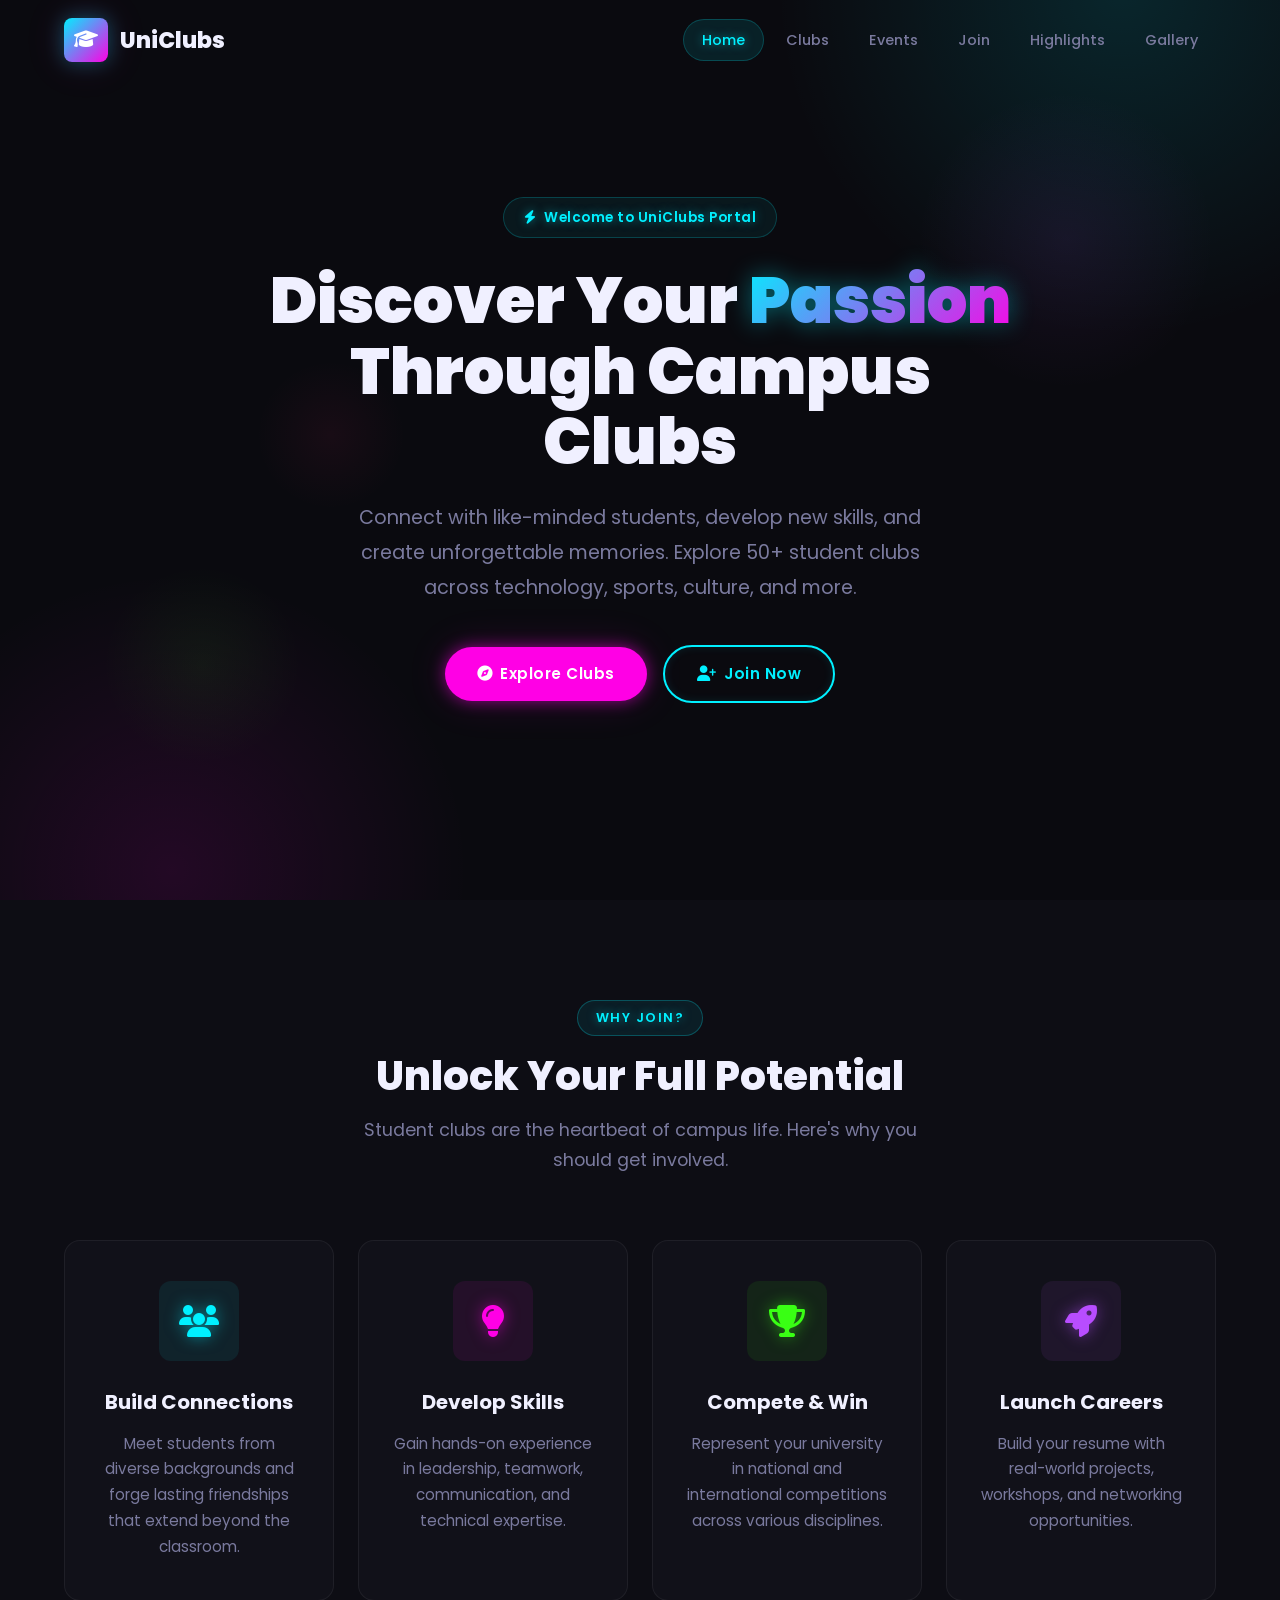
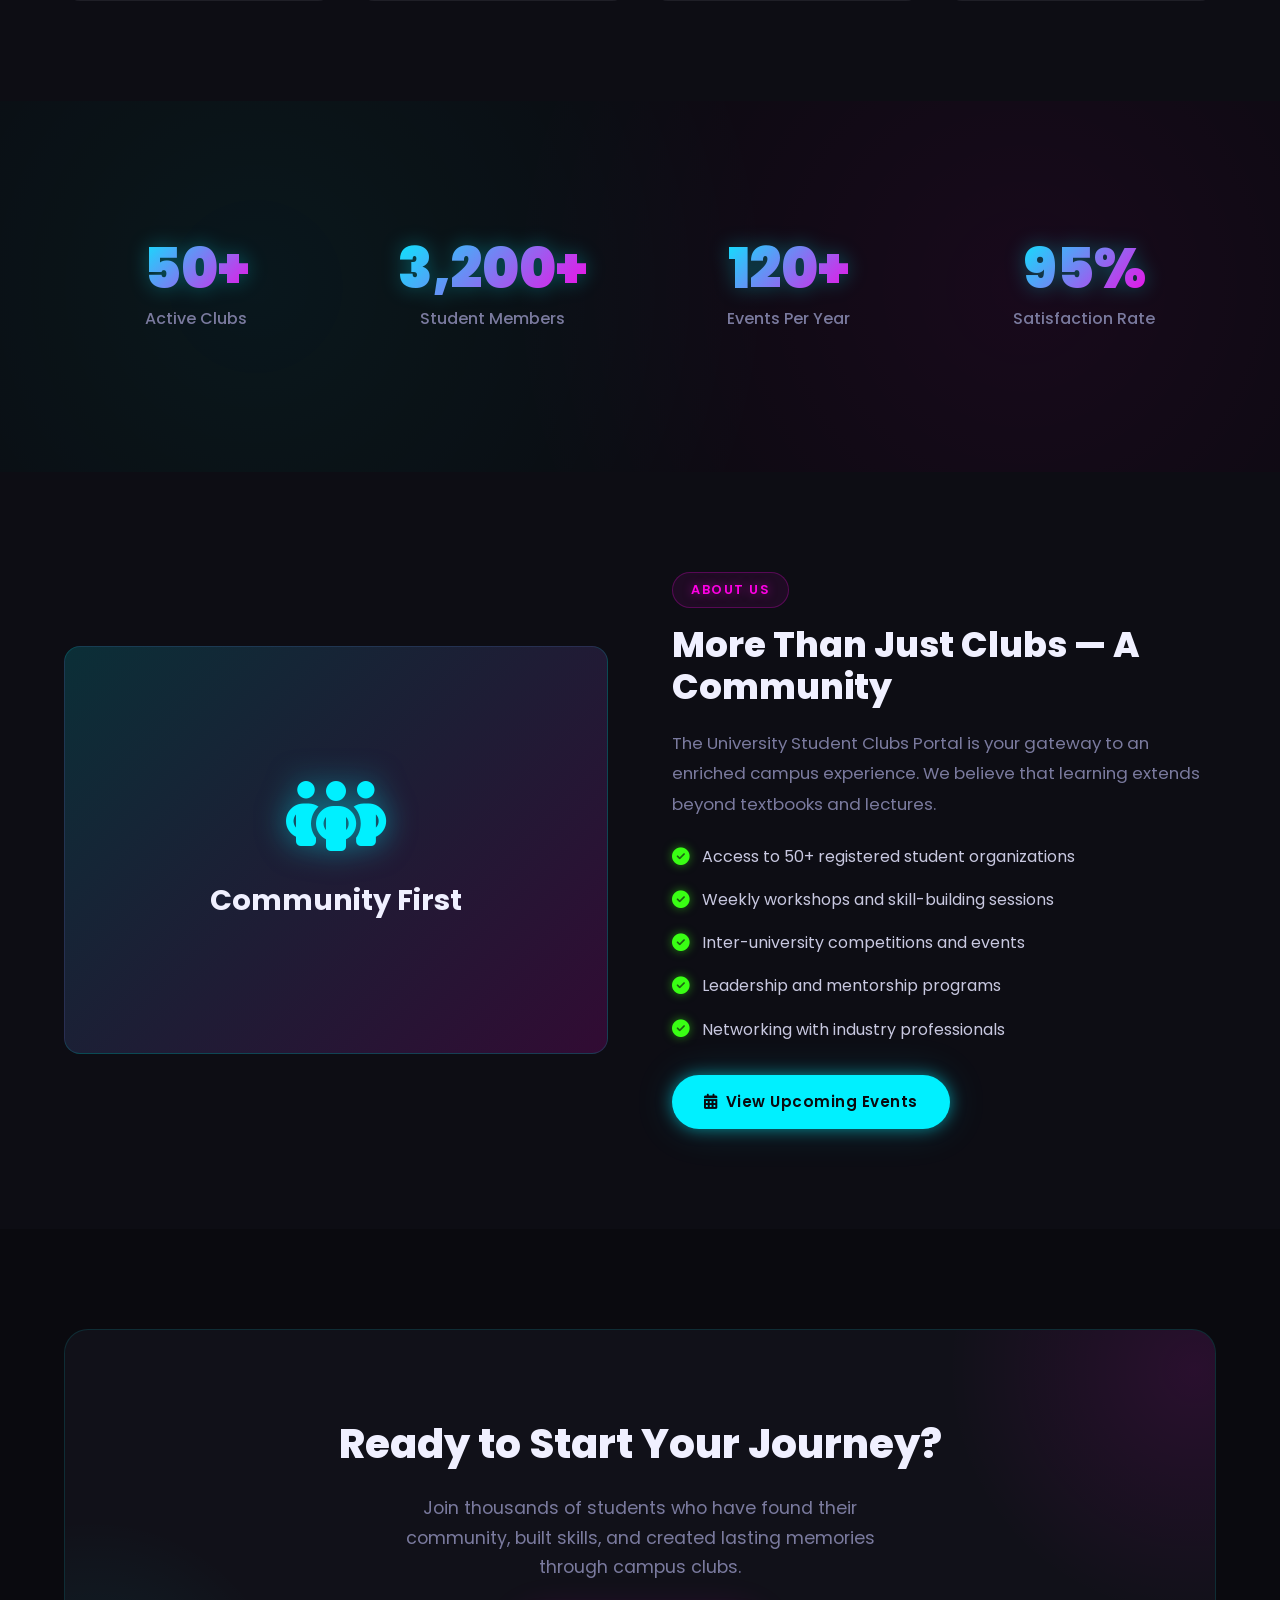
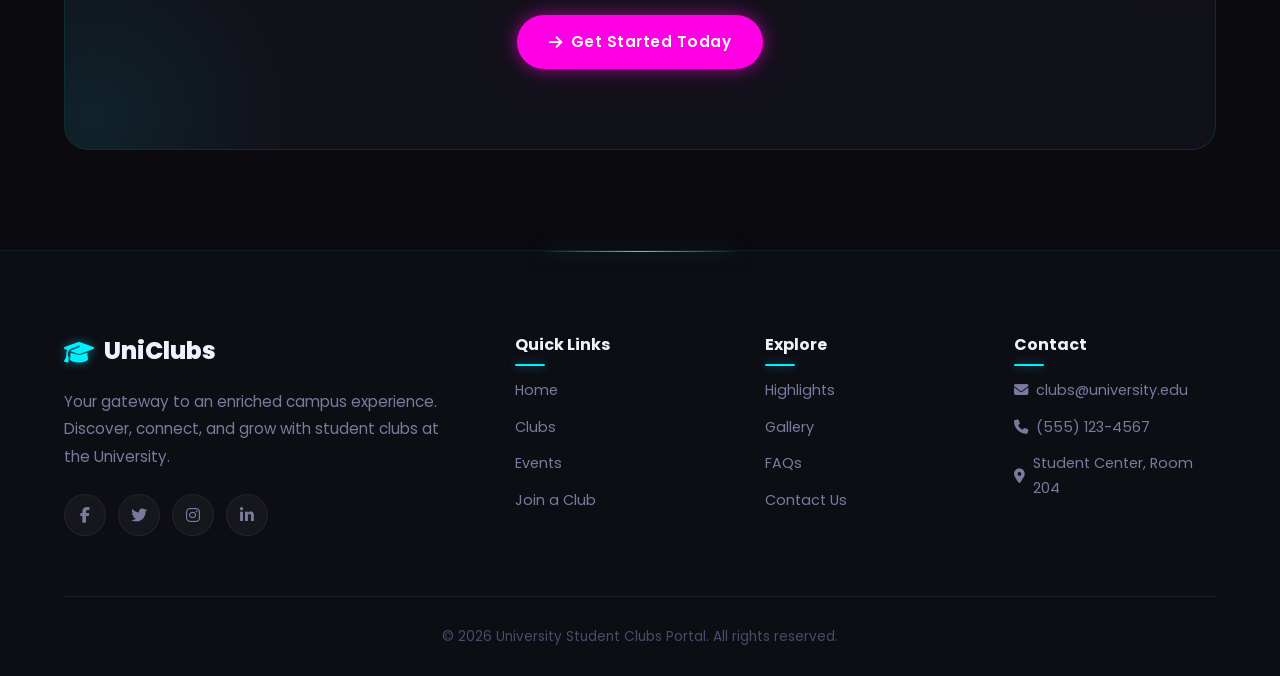
<file: src/index.html>
<!-- Index.html -->
 <!DOCTYPE html>
<html lang="en">
<head>
    <meta charset="UTF-8">
    <meta name="viewport" content="width=device-width, initial-scale=1.0">
    <title>UniClubs - University Student Clubs Portal</title>
    <link rel="stylesheet" href="../styles/styles.css">
    <link rel="stylesheet" href="https://cdnjs.cloudflare.com/ajax/libs/font-awesome/6.5.1/css/all.min.css">
</head>
<body>

    <!-- Navigation -->
    <nav class="navbar" id="navbar">
        <div class="container">
            <a href="index.html" class="nav-logo">
                <div class="logo-icon"><i class="fas fa-graduation-cap"></i></div>
                UniClubs
            </a>
            <div class="nav-links" id="navLinks">
                <a href="index.html" class="active">Home</a>
                <a href="clubs.html">Clubs</a>
                <a href="events.html">Events</a>
                <a href="join.html">Join</a>
                <a href="highlights.html">Highlights</a>
                <a href="gallery.html">Gallery</a>
            </div>
            <button class="nav-toggle" id="navToggle" aria-label="Toggle navigation">
                <span></span>
                <span></span>
                <span></span>
            </button>
        </div>
    </nav>

    <!-- Hero Section -->
    <section class="hero">
        <div class="hero-shapes">
            <div class="hero-shape"></div>
            <div class="hero-shape"></div>
            <div class="hero-shape"></div>
        </div>
        <div class="hero-content">
            <div class="hero-badge">
                <i class="fas fa-bolt"></i>
                Welcome to UniClubs Portal
            </div>
            <h1>Discover Your <span>Passion</span> Through Campus Clubs</h1>
            <p>Connect with like-minded students, develop new skills, and create unforgettable memories. Explore 50+ student clubs across technology, sports, culture, and more.</p>
            <div class="hero-buttons">
                <a href="clubs.html" class="btn btn-accent">
                    <i class="fas fa-compass"></i> Explore Clubs
                </a>
                <a href="join.html" class="btn btn-outline">
                    <i class="fas fa-user-plus"></i> Join Now
                </a>
            </div>
        </div>
    </section>

    <!-- Features Section -->
    <section class="section home-features">
        <div class="container">
            <div class="section-header">
                <span class="section-badge cyan">Why Join?</span>
                <h2>Unlock Your Full Potential</h2>
                <p>Student clubs are the heartbeat of campus life. Here's why you should get involved.</p>
            </div>
            <div class="grid-4">
                <div class="feature-card">
                    <div class="feature-icon cyan">
                        <i class="fas fa-users"></i>
                    </div>
                    <h3>Build Connections</h3>
                    <p>Meet students from diverse backgrounds and forge lasting friendships that extend beyond the classroom.</p>
                </div>
                <div class="feature-card">
                    <div class="feature-icon magenta">
                        <i class="fas fa-lightbulb"></i>
                    </div>
                    <h3>Develop Skills</h3>
                    <p>Gain hands-on experience in leadership, teamwork, communication, and technical expertise.</p>
                </div>
                <div class="feature-card">
                    <div class="feature-icon green">
                        <i class="fas fa-trophy"></i>
                    </div>
                    <h3>Compete & Win</h3>
                    <p>Represent your university in national and international competitions across various disciplines.</p>
                </div>
                <div class="feature-card">
                    <div class="feature-icon purple">
                        <i class="fas fa-rocket"></i>
                    </div>
                    <h3>Launch Careers</h3>
                    <p>Build your resume with real-world projects, workshops, and networking opportunities.</p>
                </div>
            </div>
        </div>
    </section>

    <!-- Stats Section -->
    <section class="section home-stats">
        <div class="container">
            <div class="stats-grid">
                <div class="stat-item">
                    <div class="stat-number"><span>50+</span></div>
                    <div class="stat-label">Active Clubs</div>
                </div>
                <div class="stat-item">
                    <div class="stat-number"><span>3,200+</span></div>
                    <div class="stat-label">Student Members</div>
                </div>
                <div class="stat-item">
                    <div class="stat-number"><span>120+</span></div>
                    <div class="stat-label">Events Per Year</div>
                </div>
                <div class="stat-item">
                    <div class="stat-number"><span>95%</span></div>
                    <div class="stat-label">Satisfaction Rate</div>
                </div>
            </div>
        </div>
    </section>

    <!-- About Section -->
    <section class="section home-about">
        <div class="container">
            <div class="about-grid">
                <div class="about-image">
                    <div class="about-image-content">
                        <i class="fas fa-people-group"></i>
                        <h3>Community First</h3>
                    </div>
                </div>
                <div class="about-text">
                    <span class="section-badge magenta">About Us</span>
                    <h2>More Than Just Clubs — A Community</h2>
                    <p>The University Student Clubs Portal is your gateway to an enriched campus experience. We believe that learning extends beyond textbooks and lectures.</p>
                    <ul class="about-list">
                        <li><i class="fas fa-check-circle"></i> Access to 50+ registered student organizations</li>
                        <li><i class="fas fa-check-circle"></i> Weekly workshops and skill-building sessions</li>
                        <li><i class="fas fa-check-circle"></i> Inter-university competitions and events</li>
                        <li><i class="fas fa-check-circle"></i> Leadership and mentorship programs</li>
                        <li><i class="fas fa-check-circle"></i> Networking with industry professionals</li>
                    </ul>
                    <a href="events.html" class="btn btn-primary">
                        <i class="fas fa-calendar-alt"></i> View Upcoming Events
                    </a>
                </div>
            </div>
        </div>
    </section>

    <!-- CTA Section -->
    <section class="section home-cta">
        <div class="container">
            <div class="cta-box">
                <h2>Ready to Start Your Journey?</h2>
                <p>Join thousands of students who have found their community, built skills, and created lasting memories through campus clubs.</p>
                <a href="join.html" class="btn btn-accent">
                    <i class="fas fa-arrow-right"></i> Get Started Today
                </a>
            </div>
        </div>
    </section>

    <!-- Footer -->
    <footer class="footer">
        <div class="container">
            <div class="footer-grid">
                <div class="footer-brand">
                    <h3><i class="fas fa-graduation-cap"></i> UniClubs</h3>
                    <p>Your gateway to an enriched campus experience. Discover, connect, and grow with student clubs at the University.</p>
                    <div class="footer-social">
                        <a href="https://facebook.com" target="_blank" aria-label="Facebook"><i class="fab fa-facebook-f"></i></a>
                        <a href="https://twitter.com" target="_blank" aria-label="Twitter"><i class="fab fa-twitter"></i></a>
                        <a href="https://instagram.com" target="_blank" aria-label="Instagram"><i class="fab fa-instagram"></i></a>
                        <a href="https://linkedin.com" target="_blank" aria-label="LinkedIn"><i class="fab fa-linkedin-in"></i></a>
                    </div>
                </div>
                <div class="footer-col">
                    <h4>Quick Links</h4>
                    <ul>
                        <li><a href="index.html">Home</a></li>
                        <li><a href="clubs.html">Clubs</a></li>
                        <li><a href="events.html">Events</a></li>
                        <li><a href="join.html">Join a Club</a></li>
                    </ul>
                </div>
                <div class="footer-col">
                    <h4>Explore</h4>
                    <ul>
                        <li><a href="highlights.html">Highlights</a></li>
                        <li><a href="gallery.html">Gallery</a></li>
                        <li><a href="join.html#faq">FAQs</a></li>
                        <li><a href="join.html#contact">Contact Us</a></li>
                    </ul>
                </div>
                <div class="footer-col">
                    <h4>Contact</h4>
                    <ul>
                        <li><a href="mailto:clubs@university.edu"><i class="fas fa-envelope"></i> clubs@university.edu</a></li>
                        <li><a href="tel:+15551234567"><i class="fas fa-phone"></i> (555) 123-4567</a></li>
                        <li><a href="https://maps.google.com" target="_blank"><i class="fas fa-map-marker-alt"></i> Student Center, Room 204</a></li>
                    </ul>
                </div>
            </div>
            <div class="footer-bottom">
                <p>&copy; 2026 University Student Clubs Portal. All rights reserved.</p>
            </div>
        </div>
    </footer>

    <script>
        const navbar = document.getElementById('navbar');
        const navToggle = document.getElementById('navToggle');
        const navLinks = document.getElementById('navLinks');

        window.addEventListener('scroll', () => {
            navbar.classList.toggle('scrolled', window.scrollY > 50);
        });

        navToggle.addEventListener('click', () => {
            navToggle.classList.toggle('active');
            navLinks.classList.toggle('active');
        });

        navLinks.querySelectorAll('a').forEach(link => {
            link.addEventListener('click', () => {
                navToggle.classList.remove('active');
                navLinks.classList.remove('active');
            });
        });
    </script>

</body>
</html>
</file>
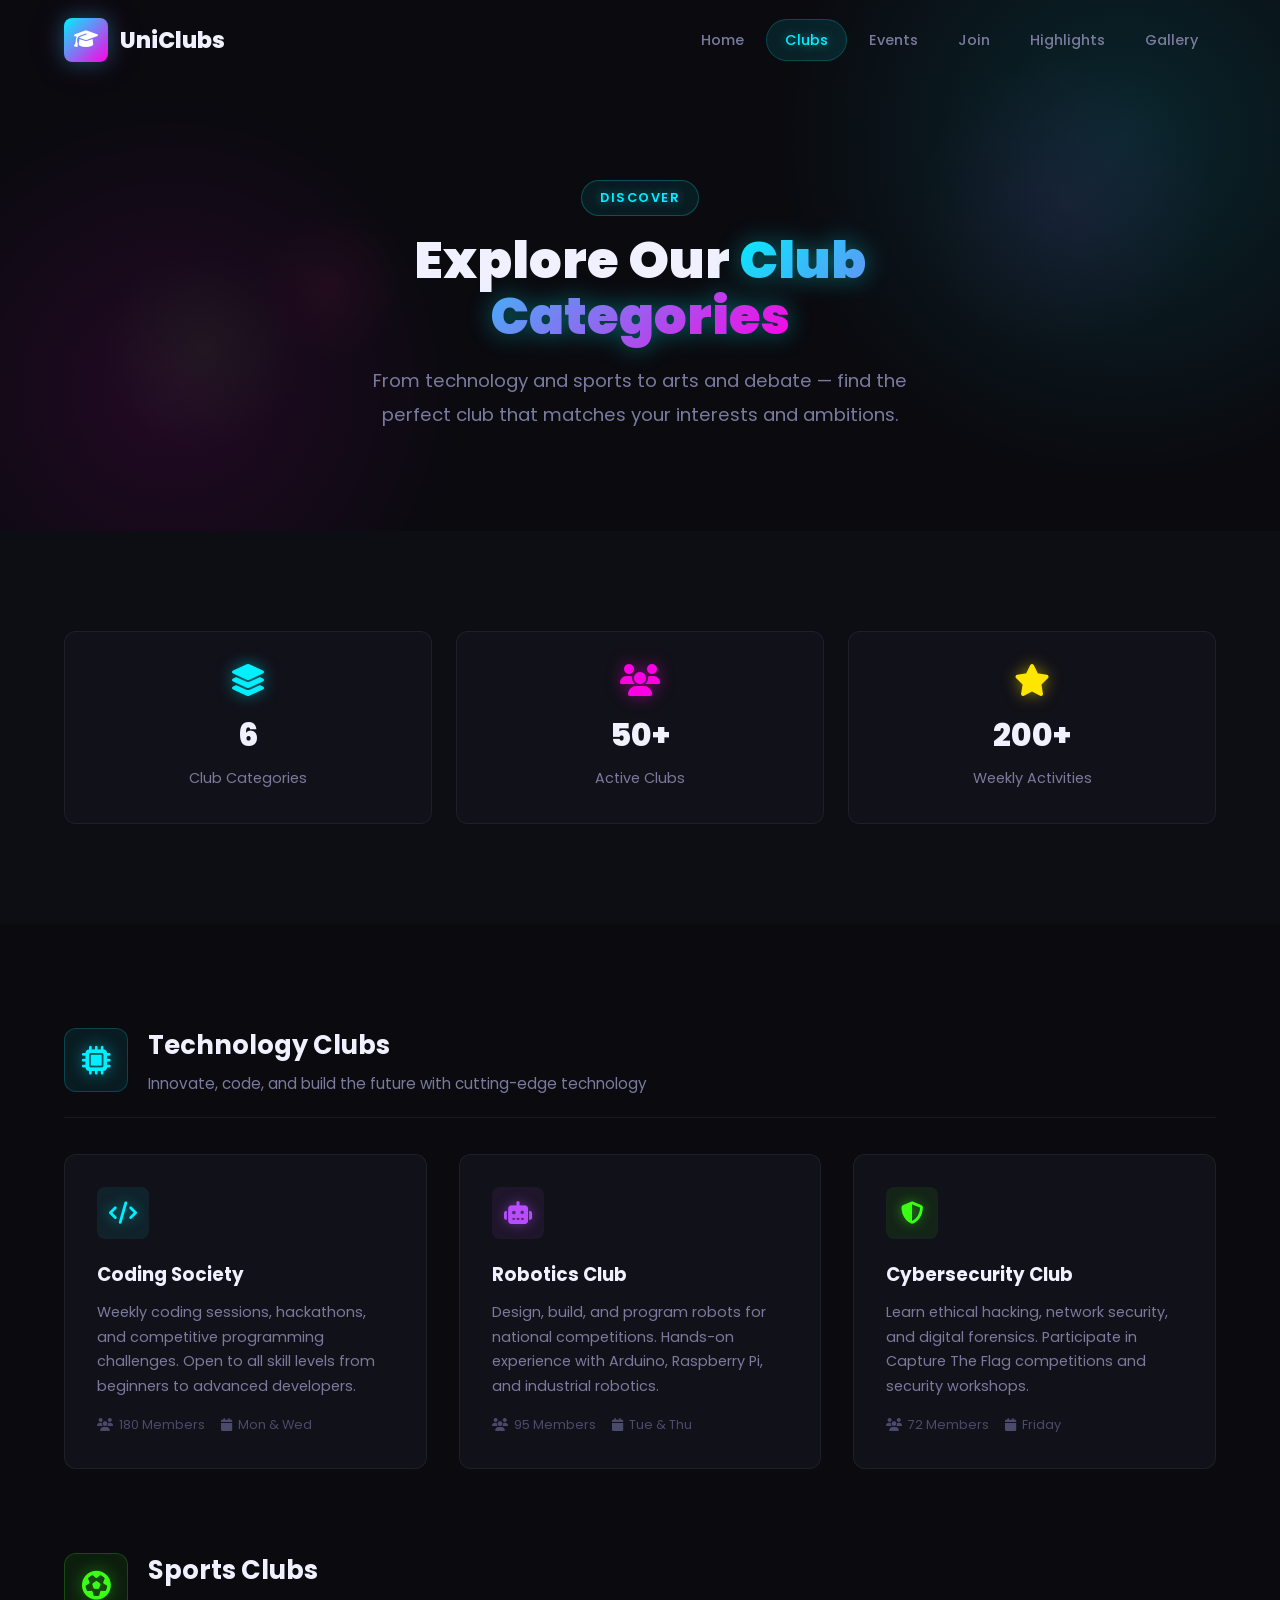
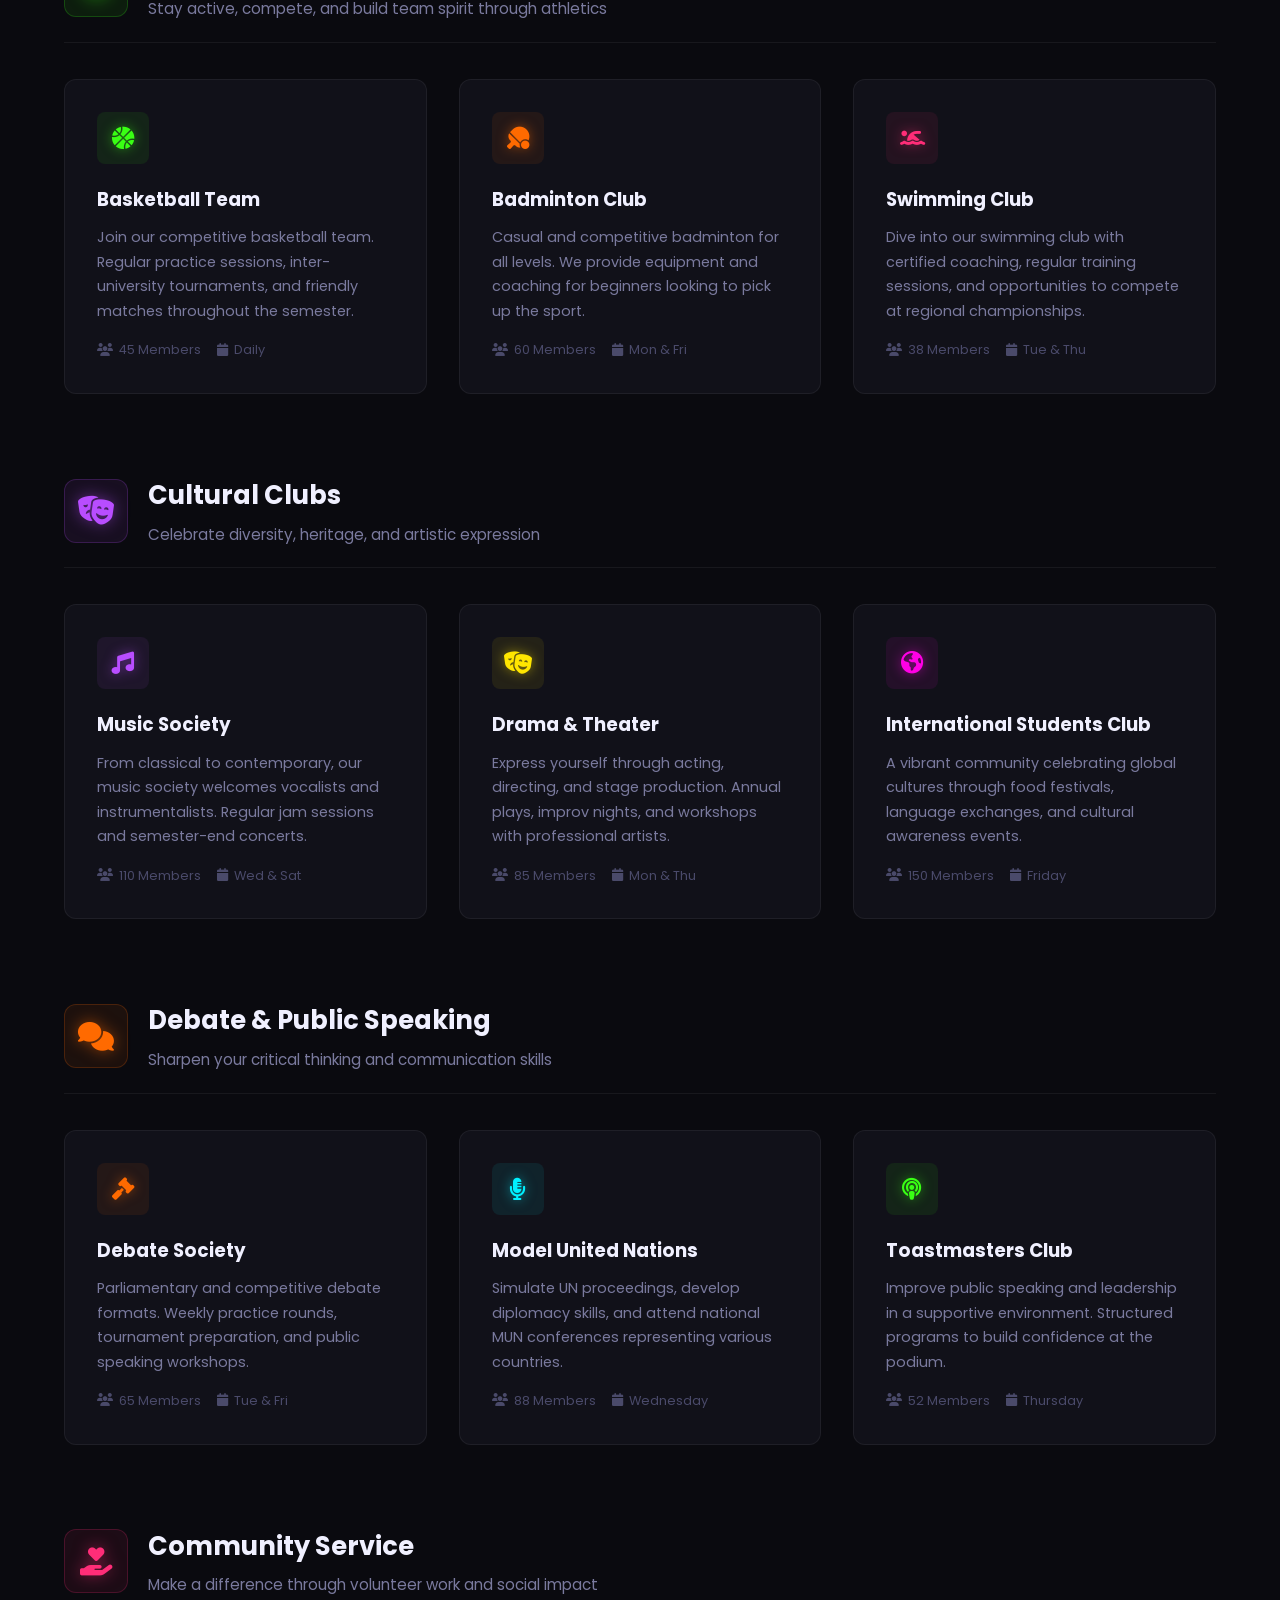
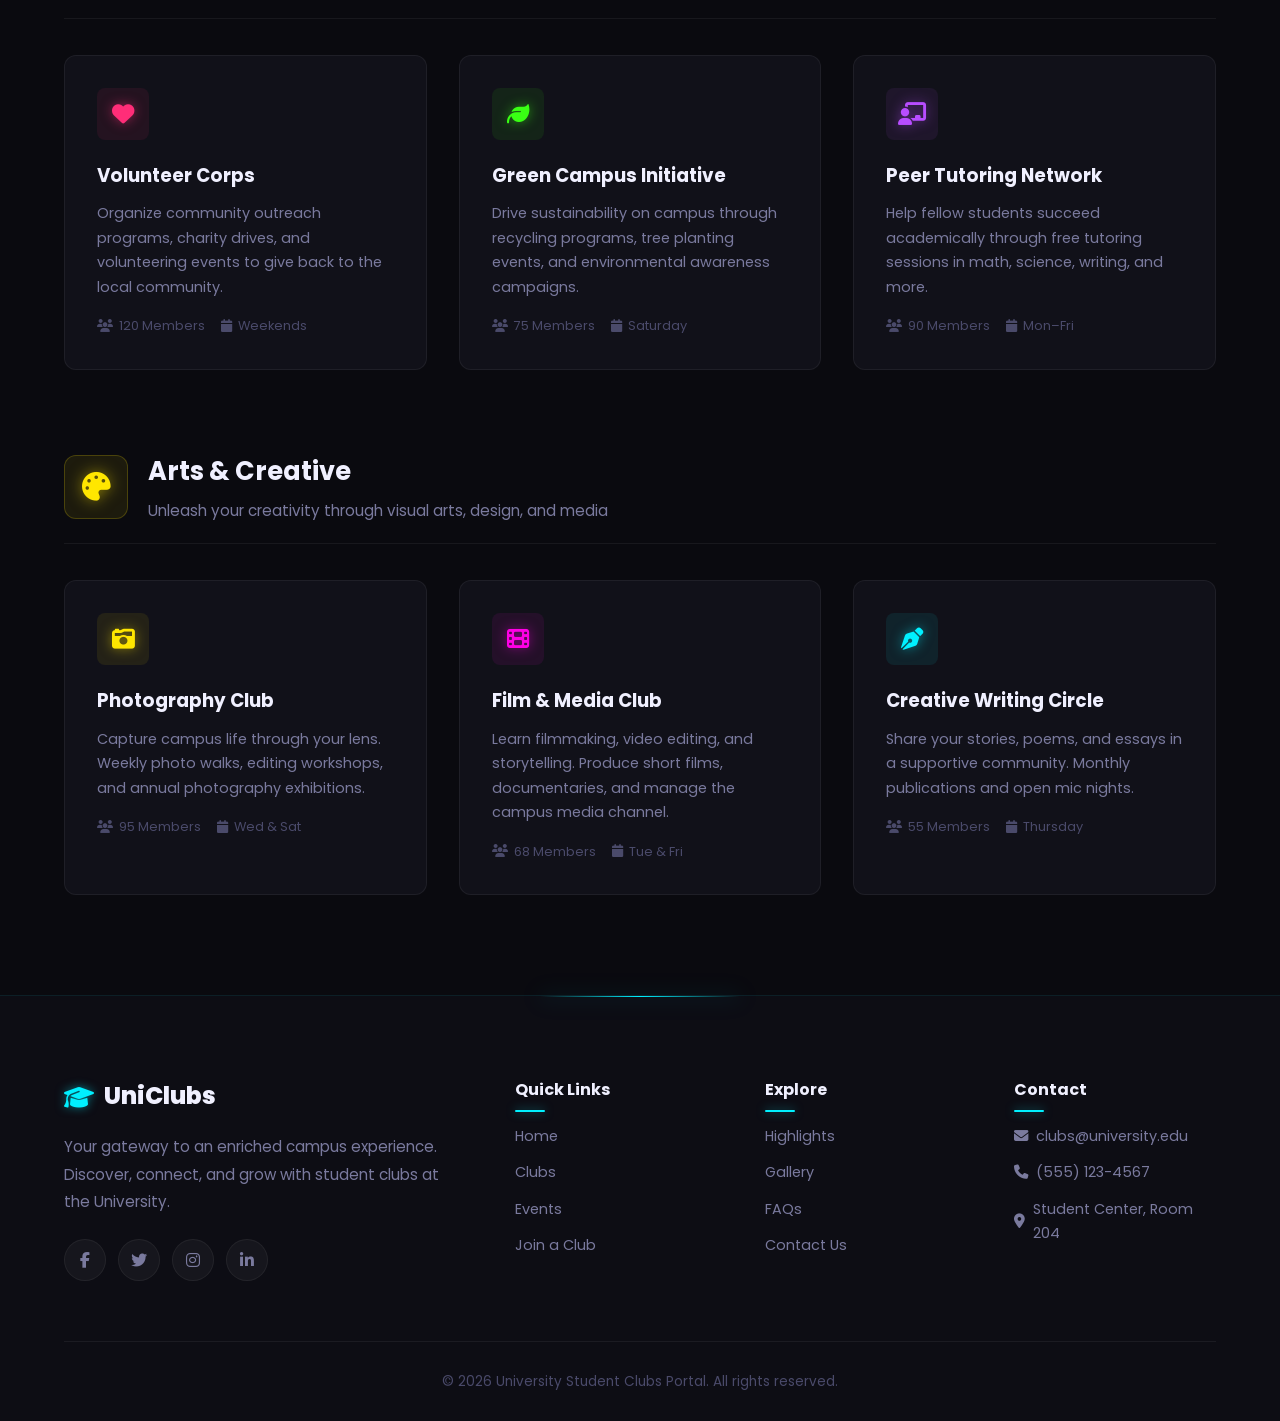
<file: src/clubs.html>
<!DOCTYPE html>
<html lang="en">
<head>
    <meta charset="UTF-8">
    <meta name="viewport" content="width=device-width, initial-scale=1.0">
    <title>Club Categories - UniClubs Portal</title>
    <link rel="stylesheet" href="../styles/styles.css">
    <link rel="stylesheet" href="https://cdnjs.cloudflare.com/ajax/libs/font-awesome/6.5.1/css/all.min.css">
</head>
<body>

    <!-- Navigation -->
    <nav class="navbar scrolled" id="navbar">
        <div class="container">
            <a href="index.html" class="nav-logo">
                <div class="logo-icon"><i class="fas fa-graduation-cap"></i></div>
                UniClubs
            </a>
            <div class="nav-links" id="navLinks">
                <a href="index.html">Home</a>
                <a href="clubs.html" class="active">Clubs</a>
                <a href="events.html">Events</a>
                <a href="join.html">Join</a>
                <a href="highlights.html">Highlights</a>
                <a href="gallery.html">Gallery</a>
            </div>
            <button class="nav-toggle" id="navToggle" aria-label="Toggle navigation">
                <span></span>
                <span></span>
                <span></span>
            </button>
        </div>
    </nav>

    <!-- Page Hero -->
    <section class="page-hero">
        <div class="hero-shapes">
            <div class="hero-shape"></div>
            <div class="hero-shape"></div>
            <div class="hero-shape"></div>
        </div>
        <div class="hero-content">
            <span class="section-badge cyan">Discover</span>
            <h1>Explore Our <span>Club Categories</span></h1>
            <p>From technology and sports to arts and debate — find the perfect club that matches your interests and ambitions.</p>
        </div>
    </section>

    <!-- Clubs Overview Stats -->
    <section class="section clubs-overview">
        <div class="container">
            <div class="overview-grid">
                <div class="overview-stat">
                    <i class="fas fa-layer-group" style="color: var(--neon-cyan); text-shadow: 0 0 15px rgba(0,240,255,0.5);"></i>
                    <h3>6</h3>
                    <p>Club Categories</p>
                </div>
                <div class="overview-stat">
                    <i class="fas fa-users" style="color: var(--neon-magenta); text-shadow: 0 0 15px rgba(255,0,229,0.5);"></i>
                    <h3>50+</h3>
                    <p>Active Clubs</p>
                </div>
                <div class="overview-stat">
                    <i class="fas fa-star" style="color: var(--neon-yellow); text-shadow: 0 0 15px rgba(255,230,0,0.5);"></i>
                    <h3>200+</h3>
                    <p>Weekly Activities</p>
                </div>
            </div>
        </div>
    </section>

    <!-- Club Categories -->
    <section class="section clubs-section">
        <div class="container">

            <!-- Technology Clubs -->
            <div class="club-category">
                <div class="category-header">
                    <div class="category-icon tech">
                        <i class="fas fa-microchip"></i>
                    </div>
                    <div>
                        <h3>Technology Clubs</h3>
                        <p>Innovate, code, and build the future with cutting-edge technology</p>
                    </div>
                </div>
                <div class="grid-3">
                    <div class="club-card">
                        <div class="club-card-icon" style="background: rgba(0,240,255,0.08); color: var(--neon-cyan); text-shadow: 0 0 12px rgba(0,240,255,0.5);">
                            <i class="fas fa-code"></i>
                        </div>
                        <h4>Coding Society</h4>
                        <p>Weekly coding sessions, hackathons, and competitive programming challenges. Open to all skill levels from beginners to advanced developers.</p>
                        <div class="club-card-meta">
                            <span><i class="fas fa-users"></i> 180 Members</span>
                            <span><i class="fas fa-calendar"></i> Mon & Wed</span>
                        </div>
                    </div>
                    <div class="club-card">
                        <div class="club-card-icon" style="background: rgba(184,77,255,0.08); color: var(--neon-purple); text-shadow: 0 0 12px rgba(184,77,255,0.5);">
                            <i class="fas fa-robot"></i>
                        </div>
                        <h4>Robotics Club</h4>
                        <p>Design, build, and program robots for national competitions. Hands-on experience with Arduino, Raspberry Pi, and industrial robotics.</p>
                        <div class="club-card-meta">
                            <span><i class="fas fa-users"></i> 95 Members</span>
                            <span><i class="fas fa-calendar"></i> Tue & Thu</span>
                        </div>
                    </div>
                    <div class="club-card">
                        <div class="club-card-icon" style="background: rgba(57,255,20,0.08); color: var(--neon-green); text-shadow: 0 0 12px rgba(57,255,20,0.5);">
                            <i class="fas fa-shield-halved"></i>
                        </div>
                        <h4>Cybersecurity Club</h4>
                        <p>Learn ethical hacking, network security, and digital forensics. Participate in Capture The Flag competitions and security workshops.</p>
                        <div class="club-card-meta">
                            <span><i class="fas fa-users"></i> 72 Members</span>
                            <span><i class="fas fa-calendar"></i> Friday</span>
                        </div>
                    </div>
                </div>
            </div>

            <!-- Sports Clubs -->
            <div class="club-category">
                <div class="category-header">
                    <div class="category-icon sports">
                        <i class="fas fa-futbol"></i>
                    </div>
                    <div>
                        <h3>Sports Clubs</h3>
                        <p>Stay active, compete, and build team spirit through athletics</p>
                    </div>
                </div>
                <div class="grid-3">
                    <div class="club-card">
                        <div class="club-card-icon" style="background: rgba(57,255,20,0.08); color: var(--neon-green); text-shadow: 0 0 12px rgba(57,255,20,0.5);">
                            <i class="fas fa-basketball"></i>
                        </div>
                        <h4>Basketball Team</h4>
                        <p>Join our competitive basketball team. Regular practice sessions, inter-university tournaments, and friendly matches throughout the semester.</p>
                        <div class="club-card-meta">
                            <span><i class="fas fa-users"></i> 45 Members</span>
                            <span><i class="fas fa-calendar"></i> Daily</span>
                        </div>
                    </div>
                    <div class="club-card">
                        <div class="club-card-icon" style="background: rgba(255,106,0,0.08); color: var(--neon-orange); text-shadow: 0 0 12px rgba(255,106,0,0.5);">
                            <i class="fas fa-table-tennis-paddle-ball"></i>
                        </div>
                        <h4>Badminton Club</h4>
                        <p>Casual and competitive badminton for all levels. We provide equipment and coaching for beginners looking to pick up the sport.</p>
                        <div class="club-card-meta">
                            <span><i class="fas fa-users"></i> 60 Members</span>
                            <span><i class="fas fa-calendar"></i> Mon & Fri</span>
                        </div>
                    </div>
                    <div class="club-card">
                        <div class="club-card-icon" style="background: rgba(255,45,120,0.08); color: var(--neon-pink); text-shadow: 0 0 12px rgba(255,45,120,0.5);">
                            <i class="fas fa-person-swimming"></i>
                        </div>
                        <h4>Swimming Club</h4>
                        <p>Dive into our swimming club with certified coaching, regular training sessions, and opportunities to compete at regional championships.</p>
                        <div class="club-card-meta">
                            <span><i class="fas fa-users"></i> 38 Members</span>
                            <span><i class="fas fa-calendar"></i> Tue & Thu</span>
                        </div>
                    </div>
                </div>
            </div>

            <!-- Cultural Clubs -->
            <div class="club-category">
                <div class="category-header">
                    <div class="category-icon cultural">
                        <i class="fas fa-masks-theater"></i>
                    </div>
                    <div>
                        <h3>Cultural Clubs</h3>
                        <p>Celebrate diversity, heritage, and artistic expression</p>
                    </div>
                </div>
                <div class="grid-3">
                    <div class="club-card">
                        <div class="club-card-icon" style="background: rgba(184,77,255,0.08); color: var(--neon-purple); text-shadow: 0 0 12px rgba(184,77,255,0.5);">
                            <i class="fas fa-music"></i>
                        </div>
                        <h4>Music Society</h4>
                        <p>From classical to contemporary, our music society welcomes vocalists and instrumentalists. Regular jam sessions and semester-end concerts.</p>
                        <div class="club-card-meta">
                            <span><i class="fas fa-users"></i> 110 Members</span>
                            <span><i class="fas fa-calendar"></i> Wed & Sat</span>
                        </div>
                    </div>
                    <div class="club-card">
                        <div class="club-card-icon" style="background: rgba(255,230,0,0.08); color: var(--neon-yellow); text-shadow: 0 0 12px rgba(255,230,0,0.5);">
                            <i class="fas fa-masks-theater"></i>
                        </div>
                        <h4>Drama & Theater</h4>
                        <p>Express yourself through acting, directing, and stage production. Annual plays, improv nights, and workshops with professional artists.</p>
                        <div class="club-card-meta">
                            <span><i class="fas fa-users"></i> 85 Members</span>
                            <span><i class="fas fa-calendar"></i> Mon & Thu</span>
                        </div>
                    </div>
                    <div class="club-card">
                        <div class="club-card-icon" style="background: rgba(255,0,229,0.08); color: var(--neon-magenta); text-shadow: 0 0 12px rgba(255,0,229,0.5);">
                            <i class="fas fa-earth-americas"></i>
                        </div>
                        <h4>International Students Club</h4>
                        <p>A vibrant community celebrating global cultures through food festivals, language exchanges, and cultural awareness events.</p>
                        <div class="club-card-meta">
                            <span><i class="fas fa-users"></i> 150 Members</span>
                            <span><i class="fas fa-calendar"></i> Friday</span>
                        </div>
                    </div>
                </div>
            </div>

            <!-- Debate & Public Speaking -->
            <div class="club-category">
                <div class="category-header">
                    <div class="category-icon debate">
                        <i class="fas fa-comments"></i>
                    </div>
                    <div>
                        <h3>Debate & Public Speaking</h3>
                        <p>Sharpen your critical thinking and communication skills</p>
                    </div>
                </div>
                <div class="grid-3">
                    <div class="club-card">
                        <div class="club-card-icon" style="background: rgba(255,106,0,0.08); color: var(--neon-orange); text-shadow: 0 0 12px rgba(255,106,0,0.5);">
                            <i class="fas fa-gavel"></i>
                        </div>
                        <h4>Debate Society</h4>
                        <p>Parliamentary and competitive debate formats. Weekly practice rounds, tournament preparation, and public speaking workshops.</p>
                        <div class="club-card-meta">
                            <span><i class="fas fa-users"></i> 65 Members</span>
                            <span><i class="fas fa-calendar"></i> Tue & Fri</span>
                        </div>
                    </div>
                    <div class="club-card">
                        <div class="club-card-icon" style="background: rgba(0,240,255,0.08); color: var(--neon-cyan); text-shadow: 0 0 12px rgba(0,240,255,0.5);">
                            <i class="fas fa-microphone-lines"></i>
                        </div>
                        <h4>Model United Nations</h4>
                        <p>Simulate UN proceedings, develop diplomacy skills, and attend national MUN conferences representing various countries.</p>
                        <div class="club-card-meta">
                            <span><i class="fas fa-users"></i> 88 Members</span>
                            <span><i class="fas fa-calendar"></i> Wednesday</span>
                        </div>
                    </div>
                    <div class="club-card">
                        <div class="club-card-icon" style="background: rgba(57,255,20,0.08); color: var(--neon-green); text-shadow: 0 0 12px rgba(57,255,20,0.5);">
                            <i class="fas fa-podcast"></i>
                        </div>
                        <h4>Toastmasters Club</h4>
                        <p>Improve public speaking and leadership in a supportive environment. Structured programs to build confidence at the podium.</p>
                        <div class="club-card-meta">
                            <span><i class="fas fa-users"></i> 52 Members</span>
                            <span><i class="fas fa-calendar"></i> Thursday</span>
                        </div>
                    </div>
                </div>
            </div>

            <!-- Community Service -->
            <div class="club-category">
                <div class="category-header">
                    <div class="category-icon community">
                        <i class="fas fa-hand-holding-heart"></i>
                    </div>
                    <div>
                        <h3>Community Service</h3>
                        <p>Make a difference through volunteer work and social impact</p>
                    </div>
                </div>
                <div class="grid-3">
                    <div class="club-card">
                        <div class="club-card-icon" style="background: rgba(255,45,120,0.08); color: var(--neon-pink); text-shadow: 0 0 12px rgba(255,45,120,0.5);">
                            <i class="fas fa-heart"></i>
                        </div>
                        <h4>Volunteer Corps</h4>
                        <p>Organize community outreach programs, charity drives, and volunteering events to give back to the local community.</p>
                        <div class="club-card-meta">
                            <span><i class="fas fa-users"></i> 120 Members</span>
                            <span><i class="fas fa-calendar"></i> Weekends</span>
                        </div>
                    </div>
                    <div class="club-card">
                        <div class="club-card-icon" style="background: rgba(57,255,20,0.08); color: var(--neon-green); text-shadow: 0 0 12px rgba(57,255,20,0.5);">
                            <i class="fas fa-leaf"></i>
                        </div>
                        <h4>Green Campus Initiative</h4>
                        <p>Drive sustainability on campus through recycling programs, tree planting events, and environmental awareness campaigns.</p>
                        <div class="club-card-meta">
                            <span><i class="fas fa-users"></i> 75 Members</span>
                            <span><i class="fas fa-calendar"></i> Saturday</span>
                        </div>
                    </div>
                    <div class="club-card">
                        <div class="club-card-icon" style="background: rgba(184,77,255,0.08); color: var(--neon-purple); text-shadow: 0 0 12px rgba(184,77,255,0.5);">
                            <i class="fas fa-chalkboard-user"></i>
                        </div>
                        <h4>Peer Tutoring Network</h4>
                        <p>Help fellow students succeed academically through free tutoring sessions in math, science, writing, and more.</p>
                        <div class="club-card-meta">
                            <span><i class="fas fa-users"></i> 90 Members</span>
                            <span><i class="fas fa-calendar"></i> Mon–Fri</span>
                        </div>
                    </div>
                </div>
            </div>

            <!-- Arts & Creative -->
            <div class="club-category">
                <div class="category-header">
                    <div class="category-icon arts">
                        <i class="fas fa-palette"></i>
                    </div>
                    <div>
                        <h3>Arts & Creative</h3>
                        <p>Unleash your creativity through visual arts, design, and media</p>
                    </div>
                </div>
                <div class="grid-3">
                    <div class="club-card">
                        <div class="club-card-icon" style="background: rgba(255,230,0,0.08); color: var(--neon-yellow); text-shadow: 0 0 12px rgba(255,230,0,0.5);">
                            <i class="fas fa-camera-retro"></i>
                        </div>
                        <h4>Photography Club</h4>
                        <p>Capture campus life through your lens. Weekly photo walks, editing workshops, and annual photography exhibitions.</p>
                        <div class="club-card-meta">
                            <span><i class="fas fa-users"></i> 95 Members</span>
                            <span><i class="fas fa-calendar"></i> Wed & Sat</span>
                        </div>
                    </div>
                    <div class="club-card">
                        <div class="club-card-icon" style="background: rgba(255,0,229,0.08); color: var(--neon-magenta); text-shadow: 0 0 12px rgba(255,0,229,0.5);">
                            <i class="fas fa-film"></i>
                        </div>
                        <h4>Film & Media Club</h4>
                        <p>Learn filmmaking, video editing, and storytelling. Produce short films, documentaries, and manage the campus media channel.</p>
                        <div class="club-card-meta">
                            <span><i class="fas fa-users"></i> 68 Members</span>
                            <span><i class="fas fa-calendar"></i> Tue & Fri</span>
                        </div>
                    </div>
                    <div class="club-card">
                        <div class="club-card-icon" style="background: rgba(0,240,255,0.08); color: var(--neon-cyan); text-shadow: 0 0 12px rgba(0,240,255,0.5);">
                            <i class="fas fa-pen-nib"></i>
                        </div>
                        <h4>Creative Writing Circle</h4>
                        <p>Share your stories, poems, and essays in a supportive community. Monthly publications and open mic nights.</p>
                        <div class="club-card-meta">
                            <span><i class="fas fa-users"></i> 55 Members</span>
                            <span><i class="fas fa-calendar"></i> Thursday</span>
                        </div>
                    </div>
                </div>
            </div>

        </div>
    </section>

    <!-- Footer -->
    <footer class="footer">
        <div class="container">
            <div class="footer-grid">
                <div class="footer-brand">
                    <h3><i class="fas fa-graduation-cap"></i> UniClubs</h3>
                    <p>Your gateway to an enriched campus experience. Discover, connect, and grow with student clubs at the University.</p>
                    <div class="footer-social">
                        <a href="https://facebook.com" target="_blank" aria-label="Facebook"><i class="fab fa-facebook-f"></i></a>
                        <a href="https://twitter.com" target="_blank" aria-label="Twitter"><i class="fab fa-twitter"></i></a>
                        <a href="https://instagram.com" target="_blank" aria-label="Instagram"><i class="fab fa-instagram"></i></a>
                        <a href="https://linkedin.com" target="_blank" aria-label="LinkedIn"><i class="fab fa-linkedin-in"></i></a>
                    </div>
                </div>
                <div class="footer-col">
                    <h4>Quick Links</h4>
                    <ul>
                        <li><a href="index.html">Home</a></li>
                        <li><a href="clubs.html">Clubs</a></li>
                        <li><a href="events.html">Events</a></li>
                        <li><a href="join.html">Join a Club</a></li>
                    </ul>
                </div>
                <div class="footer-col">
                    <h4>Explore</h4>
                    <ul>
                        <li><a href="highlights.html">Highlights</a></li>
                        <li><a href="gallery.html">Gallery</a></li>
                        <li><a href="join.html#faq">FAQs</a></li>
                        <li><a href="join.html#contact">Contact Us</a></li>
                    </ul>
                </div>
                <div class="footer-col">
                    <h4>Contact</h4>
                    <ul>
                        <li><a href="mailto:clubs@university.edu"><i class="fas fa-envelope"></i> clubs@university.edu</a></li>
                        <li><a href="tel:+15551234567"><i class="fas fa-phone"></i> (555) 123-4567</a></li>
                        <li><a href="https://maps.google.com" target="_blank"><i class="fas fa-map-marker-alt"></i> Student Center, Room 204</a></li>
                    </ul>
                </div>
            </div>
            <div class="footer-bottom">
                <p>&copy; 2026 University Student Clubs Portal. All rights reserved.</p>
            </div>
        </div>
    </footer>

    <script>
        const navbar = document.getElementById('navbar');
        const navToggle = document.getElementById('navToggle');
        const navLinks = document.getElementById('navLinks');

        window.addEventListener('scroll', () => {
            navbar.classList.toggle('scrolled', window.scrollY > 50);
        });

        navToggle.addEventListener('click', () => {
            navToggle.classList.toggle('active');
            navLinks.classList.toggle('active');
        });

        navLinks.querySelectorAll('a').forEach(link => {
            link.addEventListener('click', () => {
                navToggle.classList.remove('active');
                navLinks.classList.remove('active');
            });
        });
    </script>

</body>
</html>
</file>
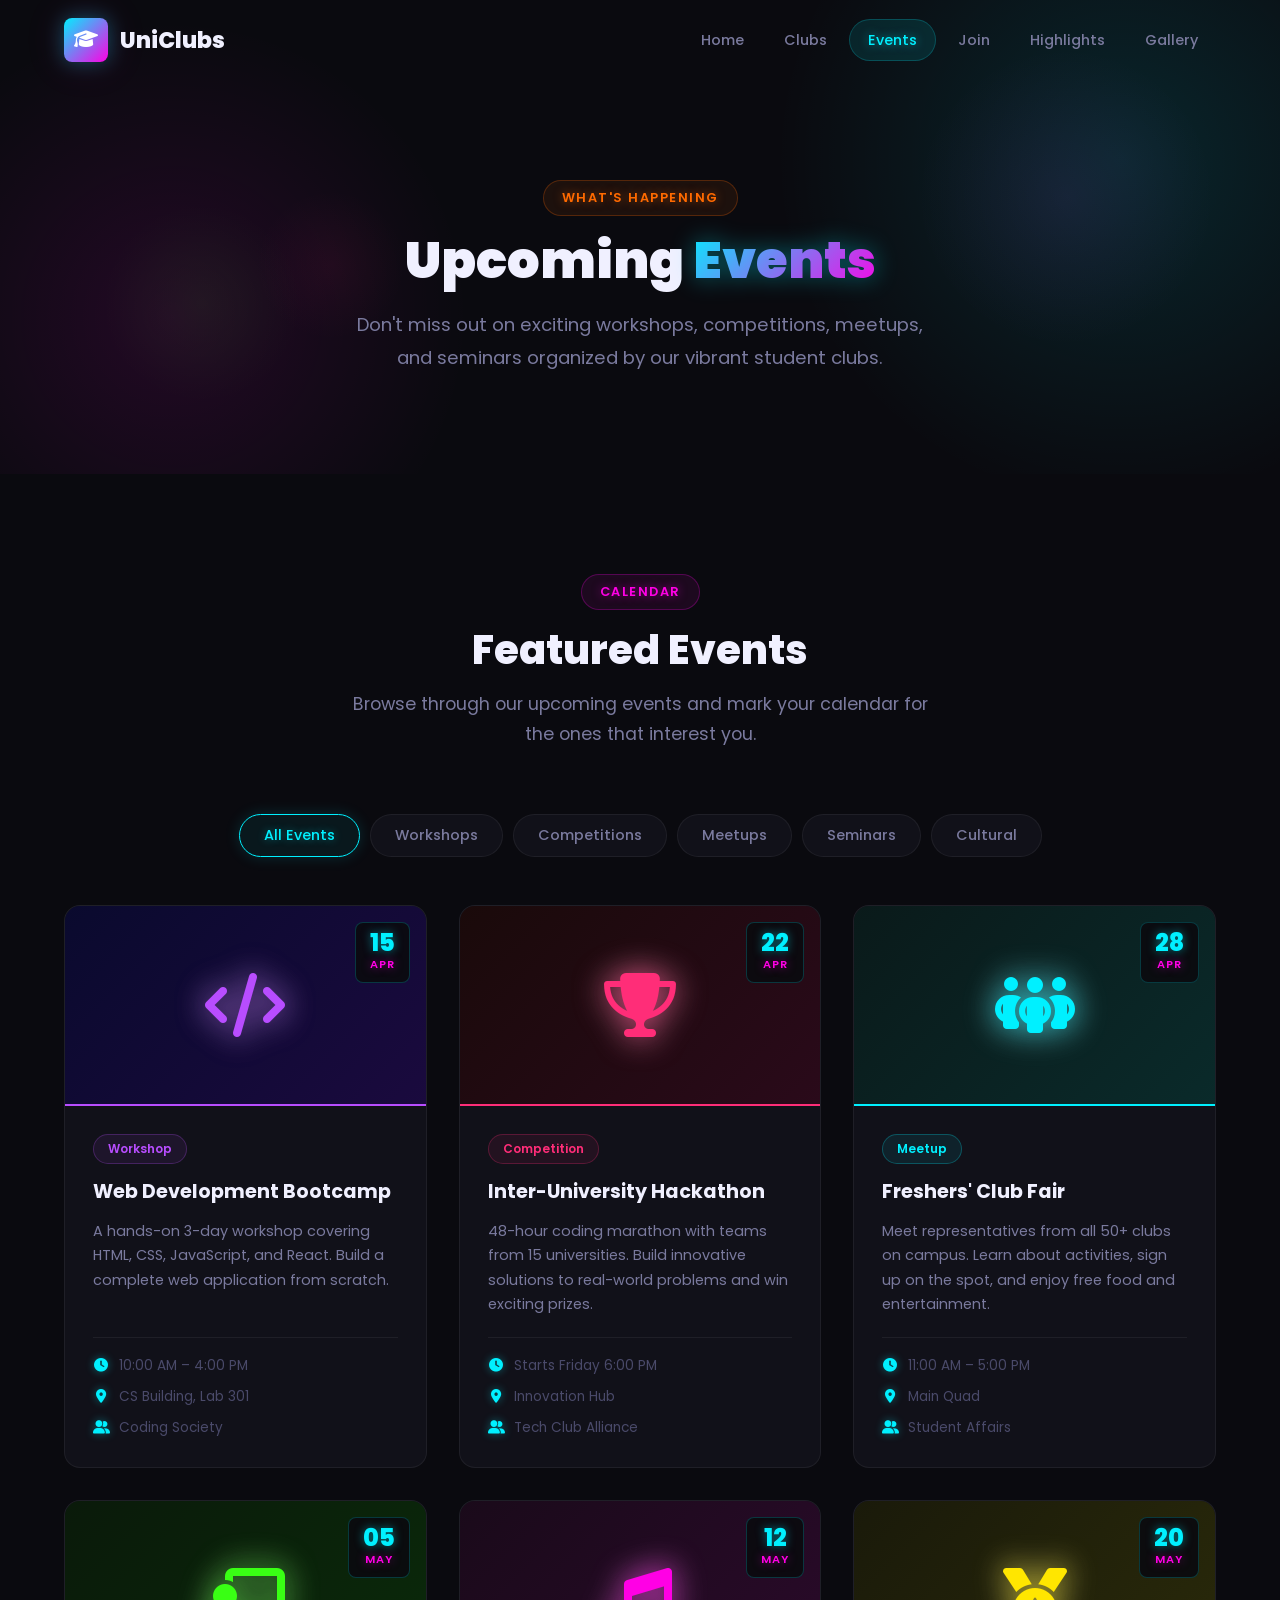
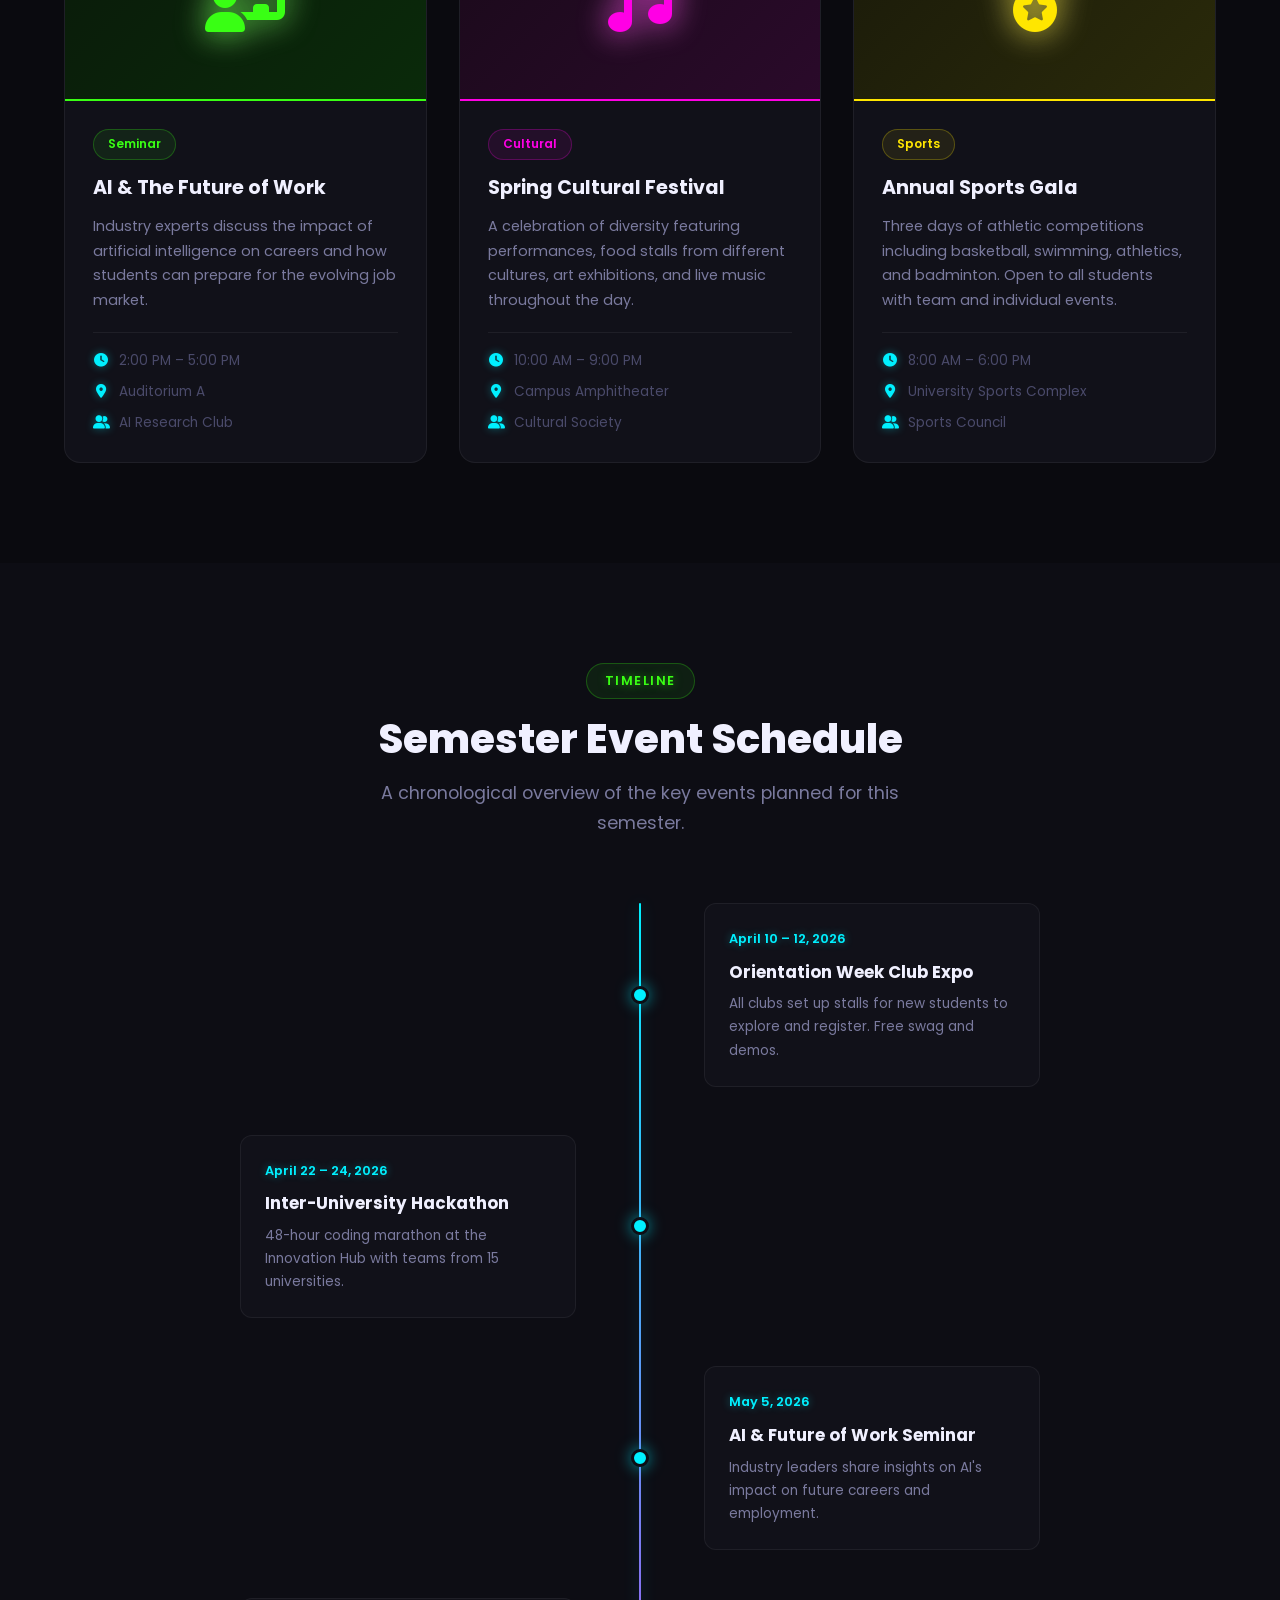
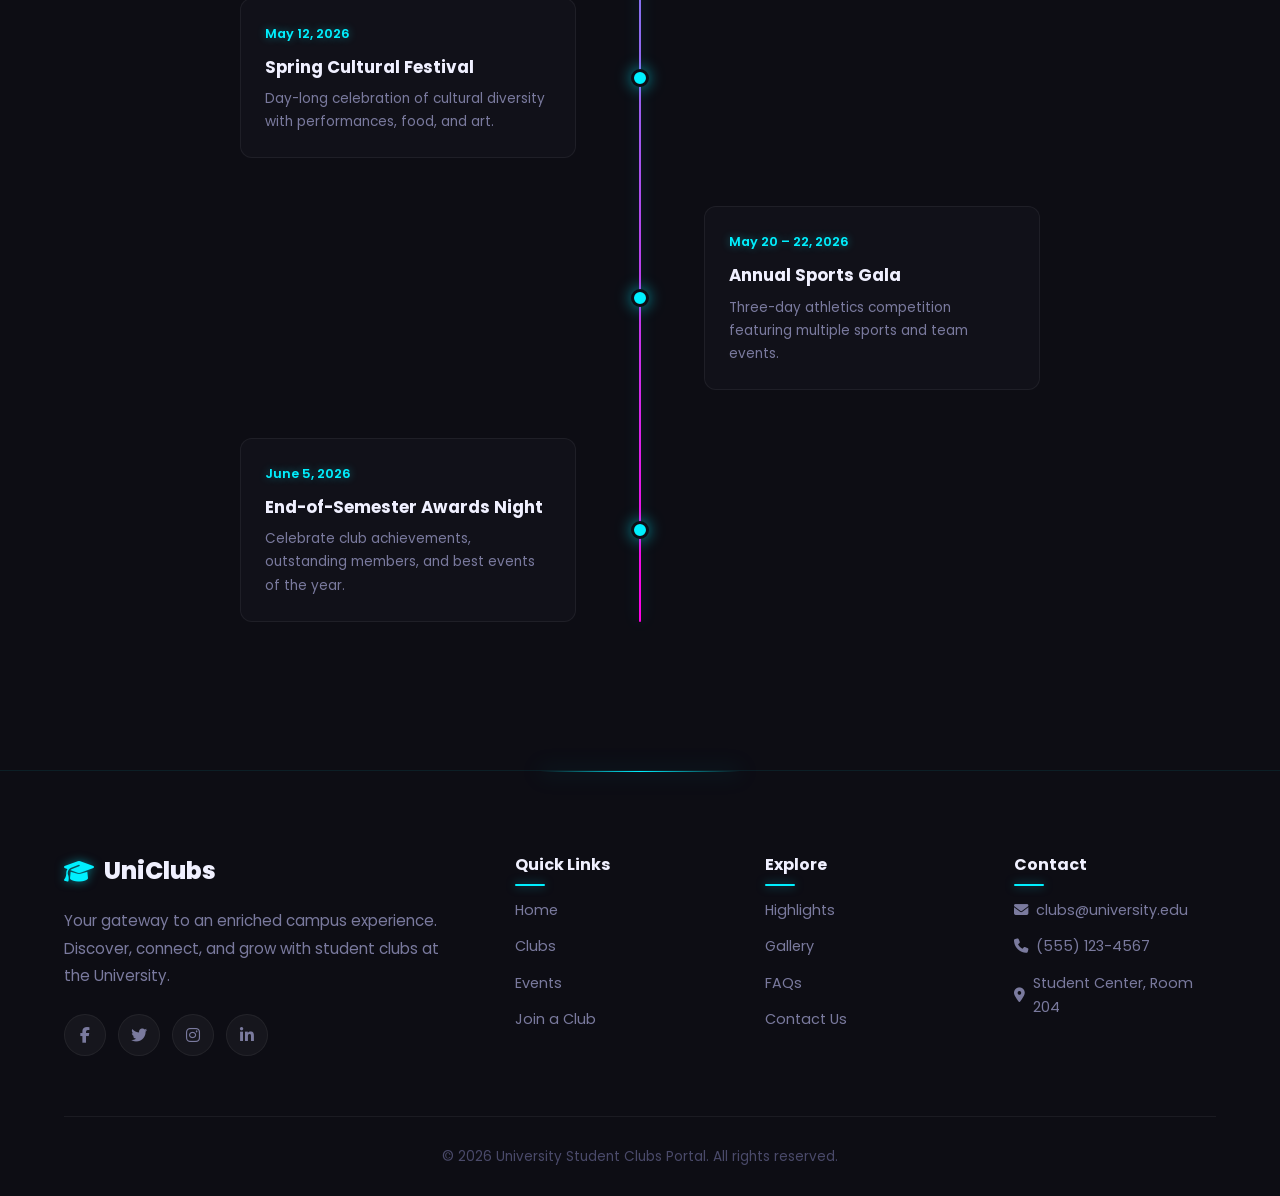
<file: src/events.html>
<!-- Events.html --><!DOCTYPE html>
<html lang="en">
<head>
    <meta charset="UTF-8">
    <meta name="viewport" content="width=device-width, initial-scale=1.0">
    <title>Upcoming Events - UniClubs Portal</title>
    <link rel="stylesheet" href="../styles/styles.css">
    <link rel="stylesheet" href="https://cdnjs.cloudflare.com/ajax/libs/font-awesome/6.5.1/css/all.min.css">
</head>
<body>

    <!-- Navigation -->
    <nav class="navbar scrolled" id="navbar">
        <div class="container">
            <a href="index.html" class="nav-logo">
                <div class="logo-icon"><i class="fas fa-graduation-cap"></i></div>
                UniClubs
            </a>
            <div class="nav-links" id="navLinks">
                <a href="index.html">Home</a>
                <a href="clubs.html">Clubs</a>
                <a href="events.html" class="active">Events</a>
                <a href="join.html">Join</a>
                <a href="highlights.html">Highlights</a>
                <a href="gallery.html">Gallery</a>
            </div>
            <button class="nav-toggle" id="navToggle" aria-label="Toggle navigation">
                <span></span>
                <span></span>
                <span></span>
            </button>
        </div>
    </nav>

    <!-- Page Hero -->
    <section class="page-hero">
        <div class="hero-shapes">
            <div class="hero-shape"></div>
            <div class="hero-shape"></div>
            <div class="hero-shape"></div>
        </div>
        <div class="hero-content">
            <span class="section-badge orange">What's Happening</span>
            <h1>Upcoming <span>Events</span></h1>
            <p>Don't miss out on exciting workshops, competitions, meetups, and seminars organized by our vibrant student clubs.</p>
        </div>
    </section>

    <!-- Events Grid -->
    <section class="section events-section">
        <div class="container">
            <div class="section-header">
                <span class="section-badge magenta">Calendar</span>
                <h2>Featured Events</h2>
                <p>Browse through our upcoming events and mark your calendar for the ones that interest you.</p>
            </div>

            <div class="events-filter">
                <button class="filter-btn active">All Events</button>
                <button class="filter-btn">Workshops</button>
                <button class="filter-btn">Competitions</button>
                <button class="filter-btn">Meetups</button>
                <button class="filter-btn">Seminars</button>
                <button class="filter-btn">Cultural</button>
            </div>

            <div class="grid-3">
                <div class="event-card">
                    <div class="event-card-banner workshop">
                        <i class="fas fa-code"></i>
                        <div class="event-date-badge">
                            <span class="day">15</span>
                            <span class="month">Apr</span>
                        </div>
                    </div>
                    <div class="event-card-body">
                        <span class="event-type-badge workshop">Workshop</span>
                        <h3>Web Development Bootcamp</h3>
                        <p>A hands-on 3-day workshop covering HTML, CSS, JavaScript, and React. Build a complete web application from scratch.</p>
                        <div class="event-details">
                            <span><i class="fas fa-clock"></i> 10:00 AM – 4:00 PM</span>
                            <span><i class="fas fa-location-dot"></i> CS Building, Lab 301</span>
                            <span><i class="fas fa-user-group"></i> Coding Society</span>
                        </div>
                    </div>
                </div>

                <div class="event-card">
                    <div class="event-card-banner competition">
                        <i class="fas fa-trophy"></i>
                        <div class="event-date-badge">
                            <span class="day">22</span>
                            <span class="month">Apr</span>
                        </div>
                    </div>
                    <div class="event-card-body">
                        <span class="event-type-badge competition">Competition</span>
                        <h3>Inter-University Hackathon</h3>
                        <p>48-hour coding marathon with teams from 15 universities. Build innovative solutions to real-world problems and win exciting prizes.</p>
                        <div class="event-details">
                            <span><i class="fas fa-clock"></i> Starts Friday 6:00 PM</span>
                            <span><i class="fas fa-location-dot"></i> Innovation Hub</span>
                            <span><i class="fas fa-user-group"></i> Tech Club Alliance</span>
                        </div>
                    </div>
                </div>

                <div class="event-card">
                    <div class="event-card-banner meetup">
                        <i class="fas fa-people-group"></i>
                        <div class="event-date-badge">
                            <span class="day">28</span>
                            <span class="month">Apr</span>
                        </div>
                    </div>
                    <div class="event-card-body">
                        <span class="event-type-badge meetup">Meetup</span>
                        <h3>Freshers' Club Fair</h3>
                        <p>Meet representatives from all 50+ clubs on campus. Learn about activities, sign up on the spot, and enjoy free food and entertainment.</p>
                        <div class="event-details">
                            <span><i class="fas fa-clock"></i> 11:00 AM – 5:00 PM</span>
                            <span><i class="fas fa-location-dot"></i> Main Quad</span>
                            <span><i class="fas fa-user-group"></i> Student Affairs</span>
                        </div>
                    </div>
                </div>

                <div class="event-card">
                    <div class="event-card-banner seminar">
                        <i class="fas fa-chalkboard-user"></i>
                        <div class="event-date-badge">
                            <span class="day">05</span>
                            <span class="month">May</span>
                        </div>
                    </div>
                    <div class="event-card-body">
                        <span class="event-type-badge seminar">Seminar</span>
                        <h3>AI & The Future of Work</h3>
                        <p>Industry experts discuss the impact of artificial intelligence on careers and how students can prepare for the evolving job market.</p>
                        <div class="event-details">
                            <span><i class="fas fa-clock"></i> 2:00 PM – 5:00 PM</span>
                            <span><i class="fas fa-location-dot"></i> Auditorium A</span>
                            <span><i class="fas fa-user-group"></i> AI Research Club</span>
                        </div>
                    </div>
                </div>

                <div class="event-card">
                    <div class="event-card-banner cultural">
                        <i class="fas fa-music"></i>
                        <div class="event-date-badge">
                            <span class="day">12</span>
                            <span class="month">May</span>
                        </div>
                    </div>
                    <div class="event-card-body">
                        <span class="event-type-badge cultural">Cultural</span>
                        <h3>Spring Cultural Festival</h3>
                        <p>A celebration of diversity featuring performances, food stalls from different cultures, art exhibitions, and live music throughout the day.</p>
                        <div class="event-details">
                            <span><i class="fas fa-clock"></i> 10:00 AM – 9:00 PM</span>
                            <span><i class="fas fa-location-dot"></i> Campus Amphitheater</span>
                            <span><i class="fas fa-user-group"></i> Cultural Society</span>
                        </div>
                    </div>
                </div>

                <div class="event-card">
                    <div class="event-card-banner sports">
                        <i class="fas fa-medal"></i>
                        <div class="event-date-badge">
                            <span class="day">20</span>
                            <span class="month">May</span>
                        </div>
                    </div>
                    <div class="event-card-body">
                        <span class="event-type-badge sports">Sports</span>
                        <h3>Annual Sports Gala</h3>
                        <p>Three days of athletic competitions including basketball, swimming, athletics, and badminton. Open to all students with team and individual events.</p>
                        <div class="event-details">
                            <span><i class="fas fa-clock"></i> 8:00 AM – 6:00 PM</span>
                            <span><i class="fas fa-location-dot"></i> University Sports Complex</span>
                            <span><i class="fas fa-user-group"></i> Sports Council</span>
                        </div>
                    </div>
                </div>
            </div>
        </div>
    </section>

    <!-- Events Timeline -->
    <section class="section events-timeline">
        <div class="container">
            <div class="section-header">
                <span class="section-badge green">Timeline</span>
                <h2>Semester Event Schedule</h2>
                <p>A chronological overview of the key events planned for this semester.</p>
            </div>
            <div class="timeline">
                <div class="timeline-item">
                    <div class="timeline-dot"></div>
                    <div class="timeline-content">
                        <span class="date">April 10 – 12, 2026</span>
                        <h4>Orientation Week Club Expo</h4>
                        <p>All clubs set up stalls for new students to explore and register. Free swag and demos.</p>
                    </div>
                </div>
                <div class="timeline-item">
                    <div class="timeline-dot"></div>
                    <div class="timeline-content">
                        <span class="date">April 22 – 24, 2026</span>
                        <h4>Inter-University Hackathon</h4>
                        <p>48-hour coding marathon at the Innovation Hub with teams from 15 universities.</p>
                    </div>
                </div>
                <div class="timeline-item">
                    <div class="timeline-dot"></div>
                    <div class="timeline-content">
                        <span class="date">May 5, 2026</span>
                        <h4>AI & Future of Work Seminar</h4>
                        <p>Industry leaders share insights on AI's impact on future careers and employment.</p>
                    </div>
                </div>
                <div class="timeline-item">
                    <div class="timeline-dot"></div>
                    <div class="timeline-content">
                        <span class="date">May 12, 2026</span>
                        <h4>Spring Cultural Festival</h4>
                        <p>Day-long celebration of cultural diversity with performances, food, and art.</p>
                    </div>
                </div>
                <div class="timeline-item">
                    <div class="timeline-dot"></div>
                    <div class="timeline-content">
                        <span class="date">May 20 – 22, 2026</span>
                        <h4>Annual Sports Gala</h4>
                        <p>Three-day athletics competition featuring multiple sports and team events.</p>
                    </div>
                </div>
                <div class="timeline-item">
                    <div class="timeline-dot"></div>
                    <div class="timeline-content">
                        <span class="date">June 5, 2026</span>
                        <h4>End-of-Semester Awards Night</h4>
                        <p>Celebrate club achievements, outstanding members, and best events of the year.</p>
                    </div>
                </div>
            </div>
        </div>
    </section>

    <!-- Footer -->
    <footer class="footer">
        <div class="container">
            <div class="footer-grid">
                <div class="footer-brand">
                    <h3><i class="fas fa-graduation-cap"></i> UniClubs</h3>
                    <p>Your gateway to an enriched campus experience. Discover, connect, and grow with student clubs at the University.</p>
                    <div class="footer-social">
                        <a href="https://facebook.com" target="_blank" aria-label="Facebook"><i class="fab fa-facebook-f"></i></a>
                        <a href="https://twitter.com" target="_blank" aria-label="Twitter"><i class="fab fa-twitter"></i></a>
                        <a href="https://instagram.com" target="_blank" aria-label="Instagram"><i class="fab fa-instagram"></i></a>
                        <a href="https://linkedin.com" target="_blank" aria-label="LinkedIn"><i class="fab fa-linkedin-in"></i></a>
                    </div>
                </div>
                <div class="footer-col">
                    <h4>Quick Links</h4>
                    <ul>
                        <li><a href="index.html">Home</a></li>
                        <li><a href="clubs.html">Clubs</a></li>
                        <li><a href="events.html">Events</a></li>
                        <li><a href="join.html">Join a Club</a></li>
                    </ul>
                </div>
                <div class="footer-col">
                    <h4>Explore</h4>
                    <ul>
                        <li><a href="highlights.html">Highlights</a></li>
                        <li><a href="gallery.html">Gallery</a></li>
                        <li><a href="join.html#faq">FAQs</a></li>
                        <li><a href="join.html#contact">Contact Us</a></li>
                    </ul>
                </div>
                <div class="footer-col">
                    <h4>Contact</h4>
                    <ul>
                        <li><a href="mailto:clubs@university.edu"><i class="fas fa-envelope"></i> clubs@university.edu</a></li>
                        <li><a href="tel:+15551234567"><i class="fas fa-phone"></i> (555) 123-4567</a></li>
                        <li><a href="https://maps.google.com" target="_blank"><i class="fas fa-map-marker-alt"></i> Student Center, Room 204</a></li>
                    </ul>
                </div>
            </div>
            <div class="footer-bottom">
                <p>&copy; 2026 University Student Clubs Portal. All rights reserved.</p>
            </div>
        </div>
    </footer>

    <script>
        const navbar = document.getElementById('navbar');
        const navToggle = document.getElementById('navToggle');
        const navLinks = document.getElementById('navLinks');

        window.addEventListener('scroll', () => {
            navbar.classList.toggle('scrolled', window.scrollY > 50);
        });

        navToggle.addEventListener('click', () => {
            navToggle.classList.toggle('active');
            navLinks.classList.toggle('active');
        });

        navLinks.querySelectorAll('a').forEach(link => {
            link.addEventListener('click', () => {
                navToggle.classList.remove('active');
                navLinks.classList.remove('active');
            });
        });

        document.querySelectorAll('.filter-btn').forEach(btn => {
            btn.addEventListener('click', () => {
                document.querySelectorAll('.filter-btn').forEach(b => b.classList.remove('active'));
                btn.classList.add('active');
            });
        });
    </script>

</body>
</html>
</file>
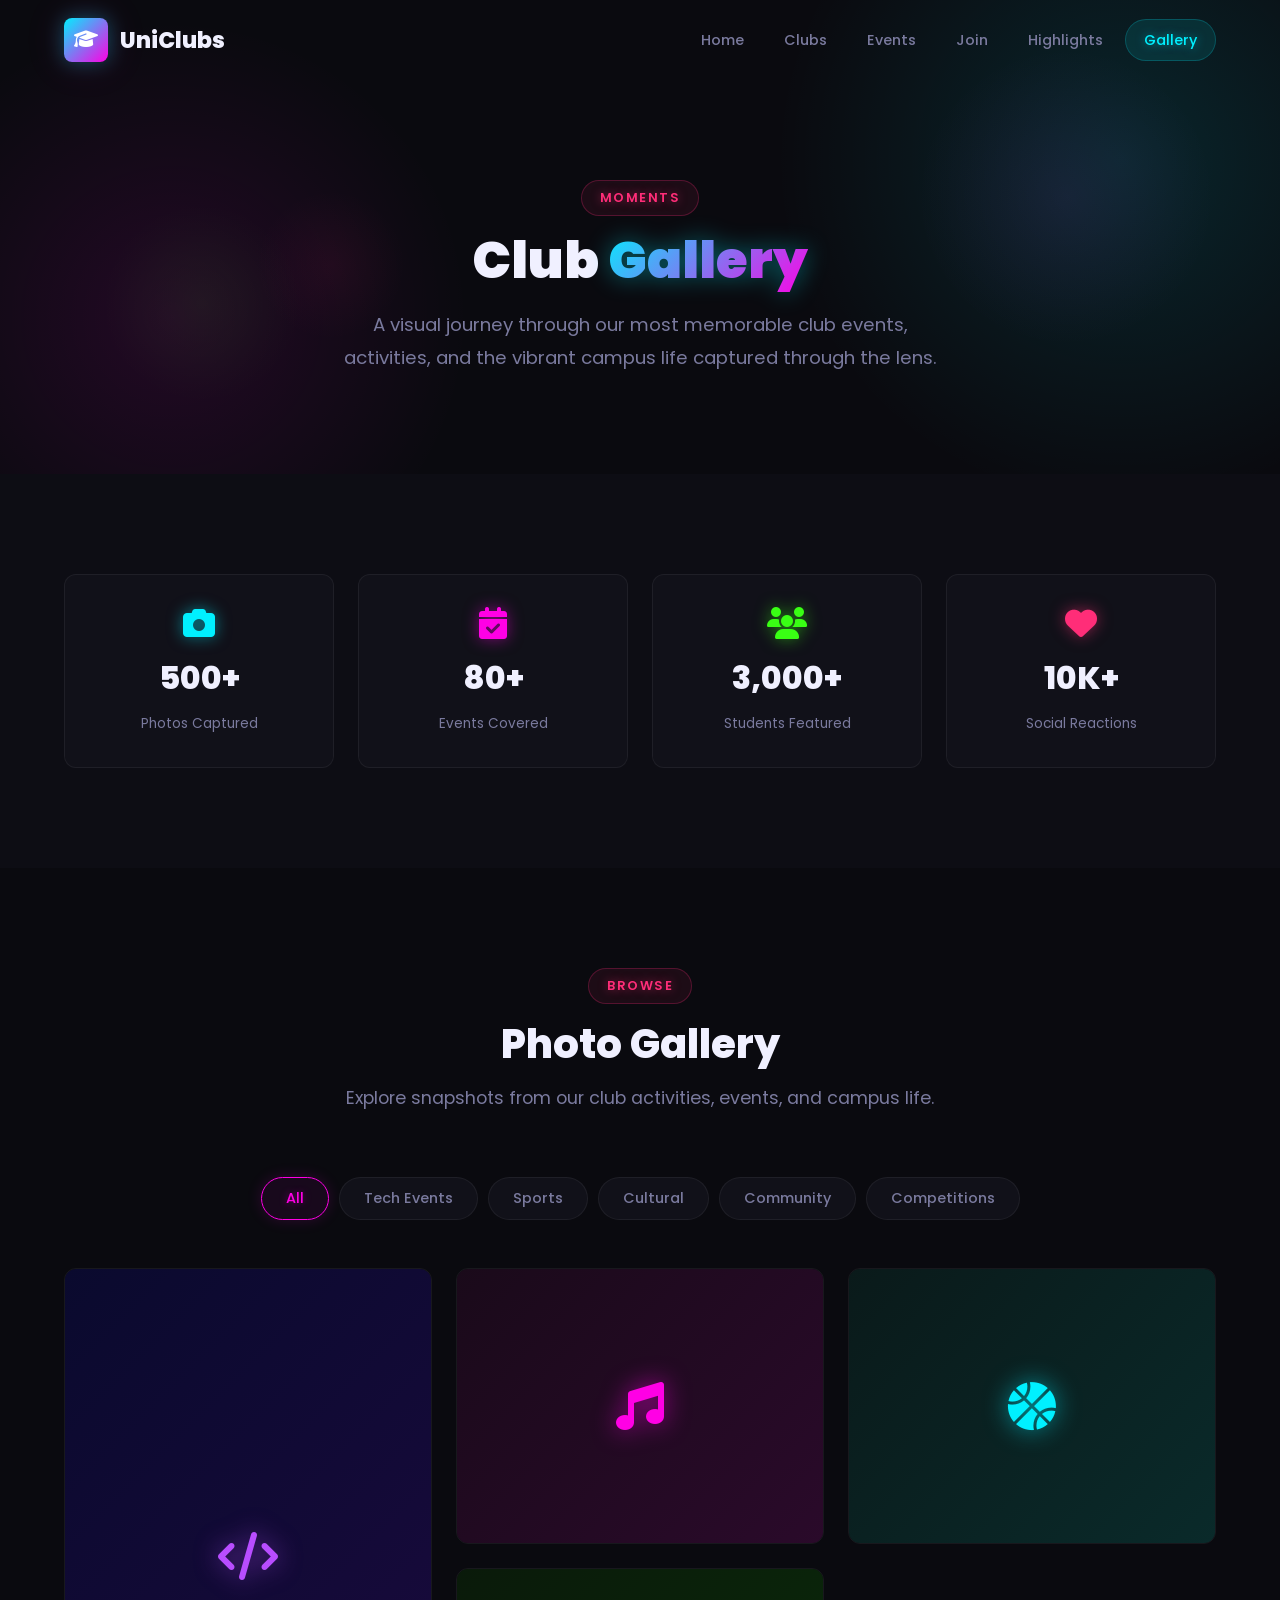
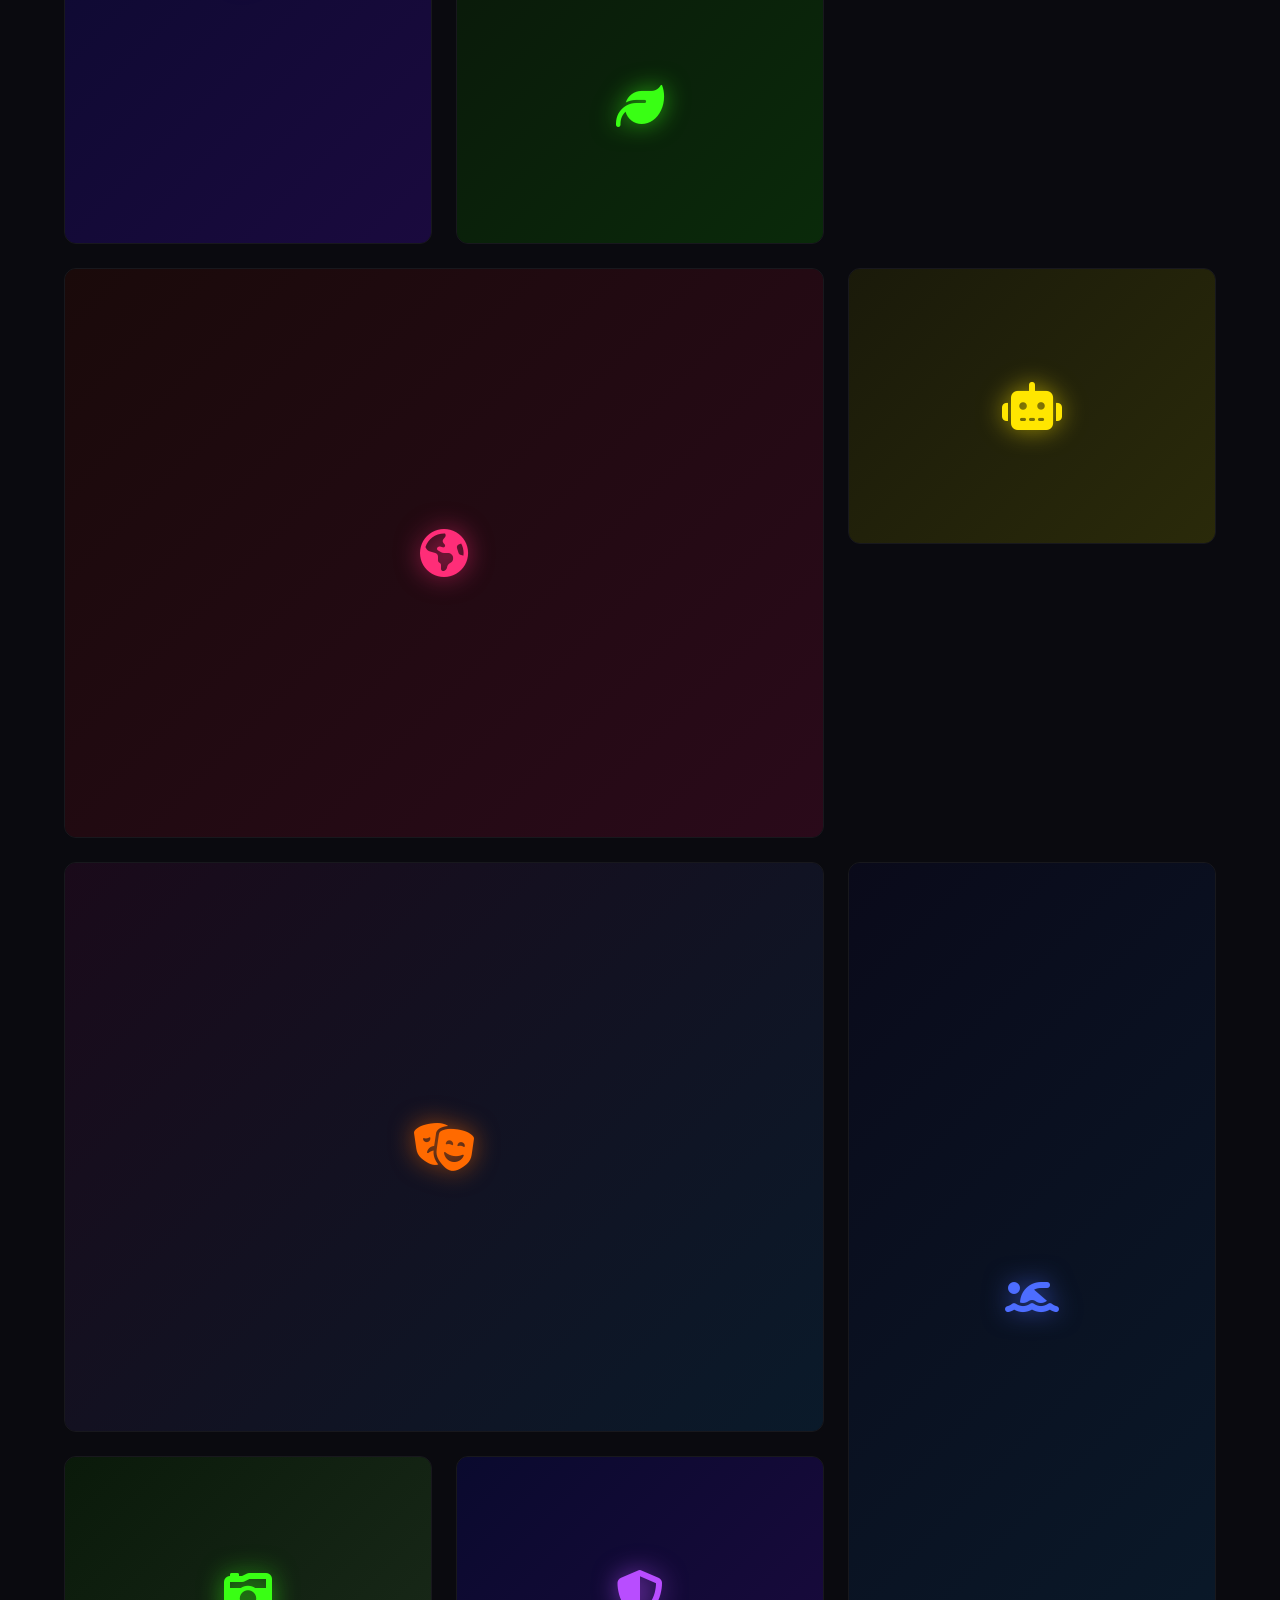
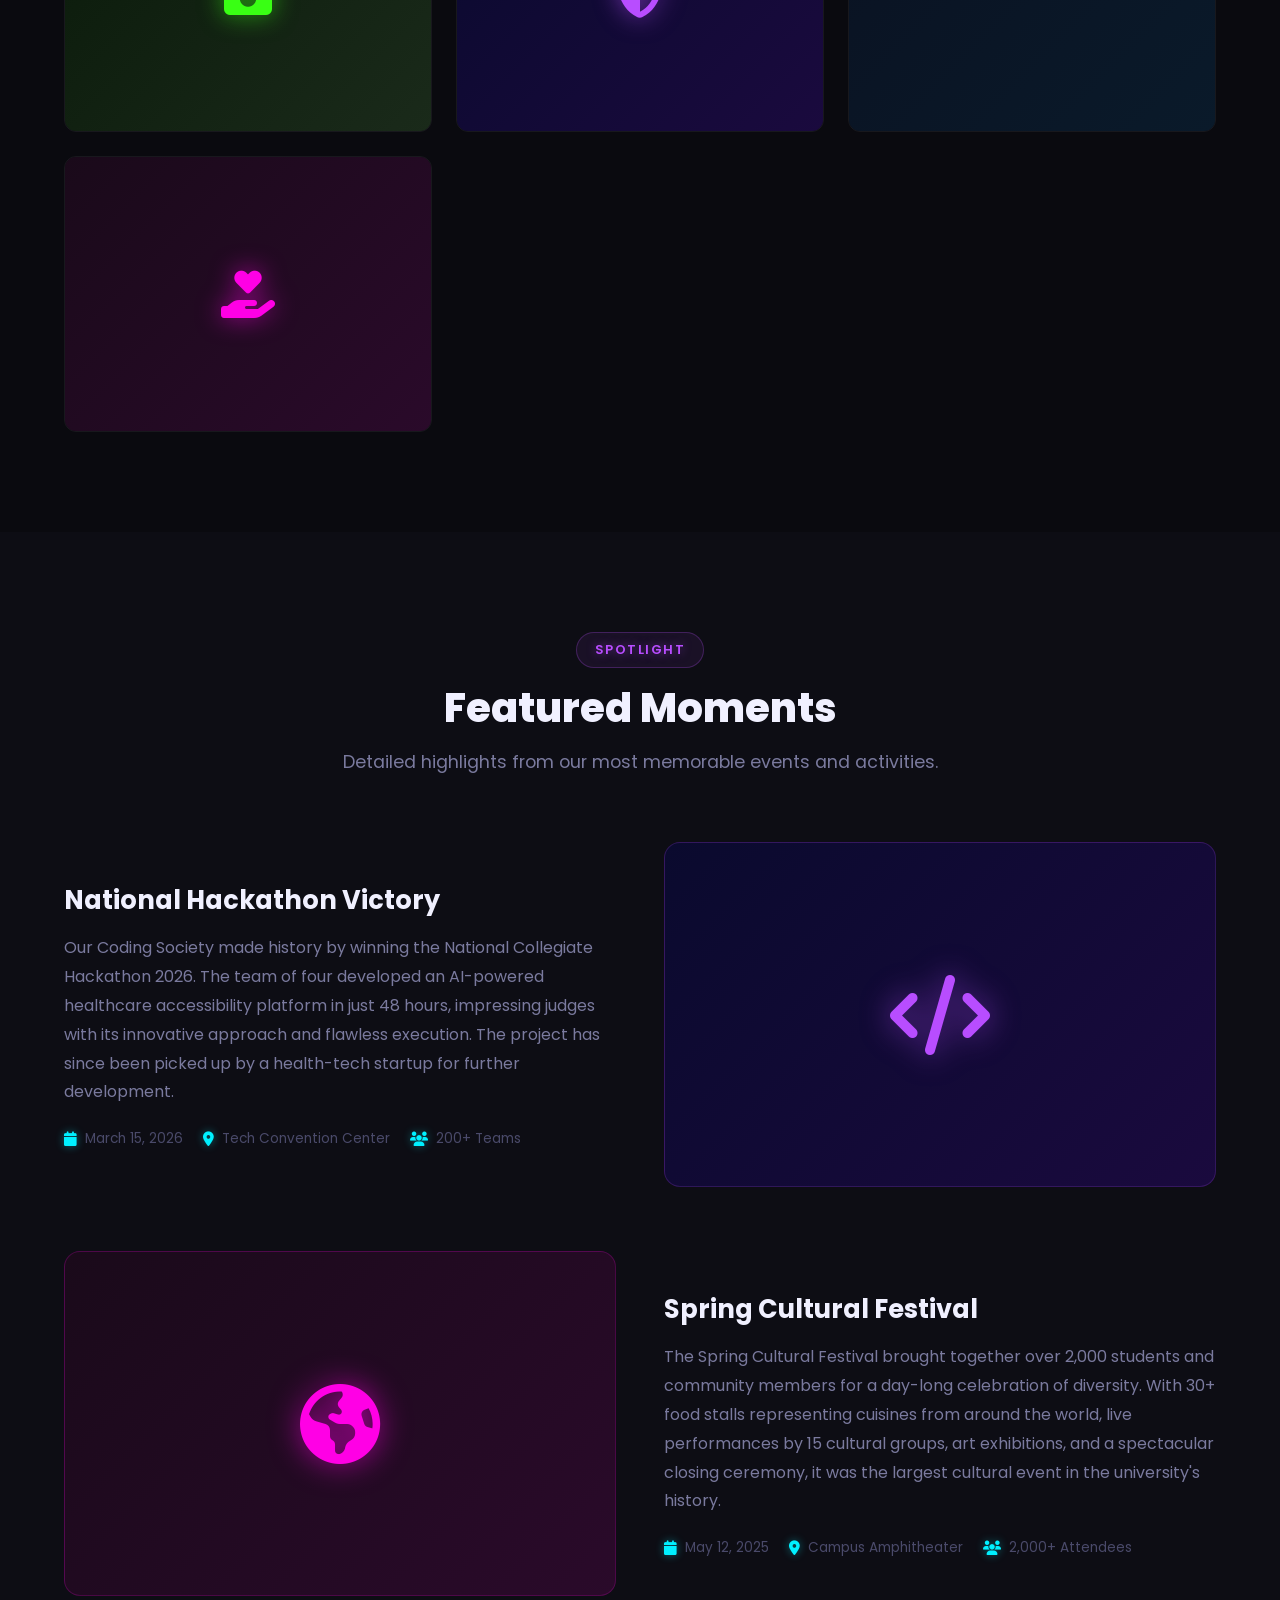
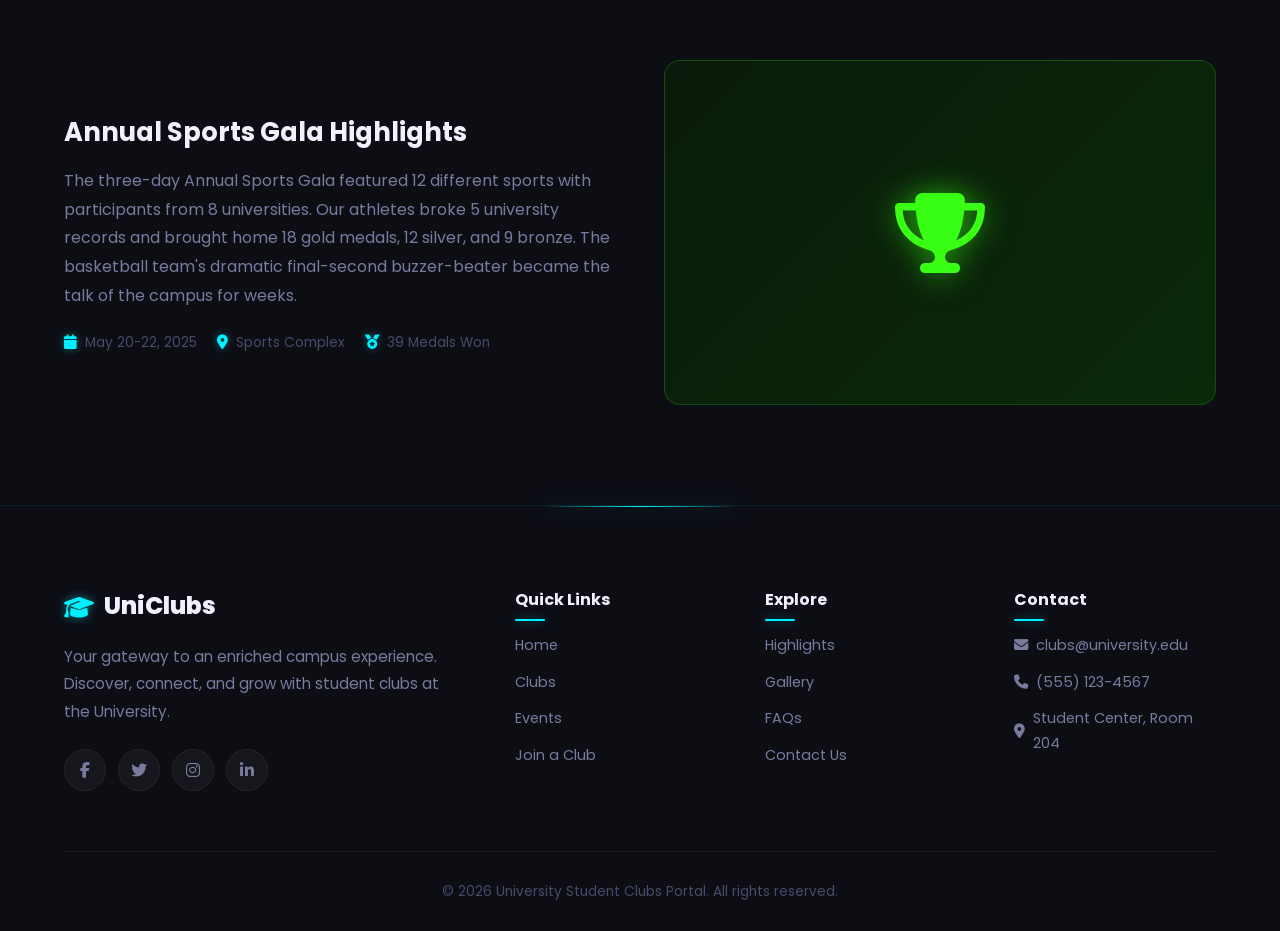
<file: src/gallery.html>
<!-- Gallery.html -->
 <!DOCTYPE html>
<html lang="en">
<head>
    <meta charset="UTF-8">
    <meta name="viewport" content="width=device-width, initial-scale=1.0">
    <title>Club Gallery - UniClubs Portal</title>
    <link rel="stylesheet" href="../styles/styles.css">
    <link rel="stylesheet" href="https://cdnjs.cloudflare.com/ajax/libs/font-awesome/6.5.1/css/all.min.css">
</head>
<body>

    <!-- Navigation -->
    <nav class="navbar scrolled" id="navbar">
        <div class="container">
            <a href="index.html" class="nav-logo">
                <div class="logo-icon"><i class="fas fa-graduation-cap"></i></div>
                UniClubs
            </a>
            <div class="nav-links" id="navLinks">
                <a href="index.html">Home</a>
                <a href="clubs.html">Clubs</a>
                <a href="events.html">Events</a>
                <a href="join.html">Join</a>
                <a href="highlights.html">Highlights</a>
                <a href="gallery.html" class="active">Gallery</a>
            </div>
            <button class="nav-toggle" id="navToggle" aria-label="Toggle navigation">
                <span></span>
                <span></span>
                <span></span>
            </button>
        </div>
    </nav>

    <!-- Page Hero -->
    <section class="page-hero">
        <div class="hero-shapes">
            <div class="hero-shape"></div>
            <div class="hero-shape"></div>
            <div class="hero-shape"></div>
        </div>
        <div class="hero-content">
            <span class="section-badge pink">Moments</span>
            <h1>Club <span>Gallery</span></h1>
            <p>A visual journey through our most memorable club events, activities, and the vibrant campus life captured through the lens.</p>
        </div>
    </section>

    <!-- Gallery Stats -->
    <section class="section gallery-stats">
        <div class="container">
            <div class="gallery-stats-grid">
                <div class="gallery-stat-card">
                    <i class="fas fa-camera" style="color: var(--neon-cyan); text-shadow: 0 0 15px rgba(0,240,255,0.5);"></i>
                    <h3>500+</h3>
                    <p>Photos Captured</p>
                </div>
                <div class="gallery-stat-card">
                    <i class="fas fa-calendar-check" style="color: var(--neon-magenta); text-shadow: 0 0 15px rgba(255,0,229,0.5);"></i>
                    <h3>80+</h3>
                    <p>Events Covered</p>
                </div>
                <div class="gallery-stat-card">
                    <i class="fas fa-users" style="color: var(--neon-green); text-shadow: 0 0 15px rgba(57,255,20,0.5);"></i>
                    <h3>3,000+</h3>
                    <p>Students Featured</p>
                </div>
                <div class="gallery-stat-card">
                    <i class="fas fa-heart" style="color: var(--neon-pink); text-shadow: 0 0 15px rgba(255,45,120,0.5);"></i>
                    <h3>10K+</h3>
                    <p>Social Reactions</p>
                </div>
            </div>
        </div>
    </section>

    <!-- Photo Gallery -->
    <section class="section gallery-section">
        <div class="container">
            <div class="section-header">
                <span class="section-badge pink">Browse</span>
                <h2>Photo Gallery</h2>
                <p>Explore snapshots from our club activities, events, and campus life.</p>
            </div>

            <div class="gallery-filters">
                <button class="gallery-filter-btn active">All</button>
                <button class="gallery-filter-btn">Tech Events</button>
                <button class="gallery-filter-btn">Sports</button>
                <button class="gallery-filter-btn">Cultural</button>
                <button class="gallery-filter-btn">Community</button>
                <button class="gallery-filter-btn">Competitions</button>
            </div>

            <div class="gallery-grid">
                <div class="gallery-item tall">
                    <div class="gallery-item-bg grad-1">
                        <i class="fas fa-code"></i>
                    </div>
                    <div class="gallery-overlay">
                        <span class="gallery-tag">Hackathon</span>
                        <h4>National Hackathon 2026</h4>
                        <p>48 hours of non-stop coding and innovation</p>
                    </div>
                </div>

                <div class="gallery-item">
                    <div class="gallery-item-bg grad-2">
                        <i class="fas fa-music"></i>
                    </div>
                    <div class="gallery-overlay">
                        <span class="gallery-tag">Cultural</span>
                        <h4>Spring Concert Night</h4>
                        <p>Annual music showcase by the Music Society</p>
                    </div>
                </div>

                <div class="gallery-item">
                    <div class="gallery-item-bg grad-3">
                        <i class="fas fa-basketball"></i>
                    </div>
                    <div class="gallery-overlay">
                        <span class="gallery-tag">Sports</span>
                        <h4>Championship Finals</h4>
                        <p>Basketball team winning the regional title</p>
                    </div>
                </div>

                <div class="gallery-item">
                    <div class="gallery-item-bg grad-4">
                        <i class="fas fa-leaf"></i>
                    </div>
                    <div class="gallery-overlay">
                        <span class="gallery-tag">Community</span>
                        <h4>Campus Tree Planting</h4>
                        <p>Green Campus Initiative spring event</p>
                    </div>
                </div>

                <div class="gallery-item wide">
                    <div class="gallery-item-bg grad-5">
                        <i class="fas fa-earth-americas"></i>
                    </div>
                    <div class="gallery-overlay">
                        <span class="gallery-tag">Cultural</span>
                        <h4>International Food Festival</h4>
                        <p>Celebrating global cuisines with 30+ food stalls</p>
                    </div>
                </div>

                <div class="gallery-item">
                    <div class="gallery-item-bg grad-6">
                        <i class="fas fa-robot"></i>
                    </div>
                    <div class="gallery-overlay">
                        <span class="gallery-tag">Tech</span>
                        <h4>Robotics Showcase</h4>
                        <p>Demonstrating autonomous robots at the expo</p>
                    </div>
                </div>

                <div class="gallery-item wide">
                    <div class="gallery-item-bg grad-7">
                        <i class="fas fa-masks-theater"></i>
                    </div>
                    <div class="gallery-overlay">
                        <span class="gallery-tag">Cultural</span>
                        <h4>Annual Theater Production</h4>
                        <p>Drama club's rendition of "A Midsummer Night's Dream"</p>
                    </div>
                </div>

                <div class="gallery-item tall">
                    <div class="gallery-item-bg grad-8">
                        <i class="fas fa-person-swimming"></i>
                    </div>
                    <div class="gallery-overlay">
                        <span class="gallery-tag">Sports</span>
                        <h4>Swimming Championships</h4>
                        <p>Our swimmers competing at regionals</p>
                    </div>
                </div>

                <div class="gallery-item">
                    <div class="gallery-item-bg grad-9">
                        <i class="fas fa-camera-retro"></i>
                    </div>
                    <div class="gallery-overlay">
                        <span class="gallery-tag">Arts</span>
                        <h4>Photography Exhibition</h4>
                        <p>Annual showcase of student photography</p>
                    </div>
                </div>

                <div class="gallery-item">
                    <div class="gallery-item-bg grad-1">
                        <i class="fas fa-shield-halved"></i>
                    </div>
                    <div class="gallery-overlay">
                        <span class="gallery-tag">Tech</span>
                        <h4>Cybersecurity CTF</h4>
                        <p>Capture The Flag competition highlights</p>
                    </div>
                </div>

                <div class="gallery-item">
                    <div class="gallery-item-bg grad-2">
                        <i class="fas fa-hand-holding-heart"></i>
                    </div>
                    <div class="gallery-overlay">
                        <span class="gallery-tag">Community</span>
                        <h4>Charity Drive 2026</h4>
                        <p>Volunteer Corps annual charity fundraiser</p>
                    </div>
                </div>
            </div>
        </div>
    </section>

    <!-- Featured Events -->
    <section class="section gallery-featured">
        <div class="container">
            <div class="section-header">
                <span class="section-badge purple">Spotlight</span>
                <h2>Featured Moments</h2>
                <p>Detailed highlights from our most memorable events and activities.</p>
            </div>

            <div class="featured-event">
                <div class="featured-image" style="background: linear-gradient(135deg, #0a0a2e, #1a0a3e); border: 1px solid rgba(184,77,255,0.2);">
                    <i class="fas fa-code" style="color: var(--neon-purple); text-shadow: 0 0 30px rgba(184,77,255,0.6);"></i>
                </div>
                <div class="featured-text">
                    <h3>National Hackathon Victory</h3>
                    <p>Our Coding Society made history by winning the National Collegiate Hackathon 2026. The team of four developed an AI-powered healthcare accessibility platform in just 48 hours, impressing judges with its innovative approach and flawless execution. The project has since been picked up by a health-tech startup for further development.</p>
                    <div class="featured-meta">
                        <span><i class="fas fa-calendar"></i> March 15, 2026</span>
                        <span><i class="fas fa-map-marker-alt"></i> Tech Convention Center</span>
                        <span><i class="fas fa-users"></i> 200+ Teams</span>
                    </div>
                </div>
            </div>

            <div class="featured-event">
                <div class="featured-image" style="background: linear-gradient(135deg, #1a0a1a, #2a0a2a); border: 1px solid rgba(255,0,229,0.2);">
                    <i class="fas fa-earth-americas" style="color: var(--neon-magenta); text-shadow: 0 0 30px rgba(255,0,229,0.6);"></i>
                </div>
                <div class="featured-text">
                    <h3>Spring Cultural Festival</h3>
                    <p>The Spring Cultural Festival brought together over 2,000 students and community members for a day-long celebration of diversity. With 30+ food stalls representing cuisines from around the world, live performances by 15 cultural groups, art exhibitions, and a spectacular closing ceremony, it was the largest cultural event in the university's history.</p>
                    <div class="featured-meta">
                        <span><i class="fas fa-calendar"></i> May 12, 2025</span>
                        <span><i class="fas fa-map-marker-alt"></i> Campus Amphitheater</span>
                        <span><i class="fas fa-users"></i> 2,000+ Attendees</span>
                    </div>
                </div>
            </div>

            <div class="featured-event">
                <div class="featured-image" style="background: linear-gradient(135deg, #0a1a0a, #0a2a0a); border: 1px solid rgba(57,255,20,0.2);">
                    <i class="fas fa-trophy" style="color: var(--neon-green); text-shadow: 0 0 30px rgba(57,255,20,0.6);"></i>
                </div>
                <div class="featured-text">
                    <h3>Annual Sports Gala Highlights</h3>
                    <p>The three-day Annual Sports Gala featured 12 different sports with participants from 8 universities. Our athletes broke 5 university records and brought home 18 gold medals, 12 silver, and 9 bronze. The basketball team's dramatic final-second buzzer-beater became the talk of the campus for weeks.</p>
                    <div class="featured-meta">
                        <span><i class="fas fa-calendar"></i> May 20-22, 2025</span>
                        <span><i class="fas fa-map-marker-alt"></i> Sports Complex</span>
                        <span><i class="fas fa-medal"></i> 39 Medals Won</span>
                    </div>
                </div>
            </div>
        </div>
    </section>

    <!-- Footer -->
    <footer class="footer">
        <div class="container">
            <div class="footer-grid">
                <div class="footer-brand">
                    <h3><i class="fas fa-graduation-cap"></i> UniClubs</h3>
                    <p>Your gateway to an enriched campus experience. Discover, connect, and grow with student clubs at the University.</p>
                    <div class="footer-social">
                        <a href="https://facebook.com" target="_blank" aria-label="Facebook"><i class="fab fa-facebook-f"></i></a>
                        <a href="https://twitter.com" target="_blank" aria-label="Twitter"><i class="fab fa-twitter"></i></a>
                        <a href="https://instagram.com" target="_blank" aria-label="Instagram"><i class="fab fa-instagram"></i></a>
                        <a href="https://linkedin.com" target="_blank" aria-label="LinkedIn"><i class="fab fa-linkedin-in"></i></a>
                    </div>
                </div>
                <div class="footer-col">
                    <h4>Quick Links</h4>
                    <ul>
                        <li><a href="index.html">Home</a></li>
                        <li><a href="clubs.html">Clubs</a></li>
                        <li><a href="events.html">Events</a></li>
                        <li><a href="join.html">Join a Club</a></li>
                    </ul>
                </div>
                <div class="footer-col">
                    <h4>Explore</h4>
                    <ul>
                        <li><a href="highlights.html">Highlights</a></li>
                        <li><a href="gallery.html">Gallery</a></li>
                        <li><a href="join.html#faq">FAQs</a></li>
                        <li><a href="join.html#contact">Contact Us</a></li>
                    </ul>
                </div>
                <div class="footer-col">
                    <h4>Contact</h4>
                    <ul>
                        <li><a href="mailto:clubs@university.edu"><i class="fas fa-envelope"></i> clubs@university.edu</a></li>
                        <li><a href="tel:+15551234567"><i class="fas fa-phone"></i> (555) 123-4567</a></li>
                        <li><a href="https://maps.google.com" target="_blank"><i class="fas fa-map-marker-alt"></i> Student Center, Room 204</a></li>
                    </ul>
                </div>
            </div>
            <div class="footer-bottom">
                <p>&copy; 2026 University Student Clubs Portal. All rights reserved.</p>
            </div>
        </div>
    </footer>

    <script>
        const navbar = document.getElementById('navbar');
        const navToggle = document.getElementById('navToggle');
        const navLinks = document.getElementById('navLinks');

        window.addEventListener('scroll', () => {
            navbar.classList.toggle('scrolled', window.scrollY > 50);
        });

        navToggle.addEventListener('click', () => {
            navToggle.classList.toggle('active');
            navLinks.classList.toggle('active');
        });

        navLinks.querySelectorAll('a').forEach(link => {
            link.addEventListener('click', () => {
                navToggle.classList.remove('active');
                navLinks.classList.remove('active');
            });
        });

        document.querySelectorAll('.gallery-filter-btn').forEach(btn => {
            btn.addEventListener('click', () => {
                document.querySelectorAll('.gallery-filter-btn').forEach(b => b.classList.remove('active'));
                btn.classList.add('active');
            });
        });
    </script>

</body>
</html>
</file>
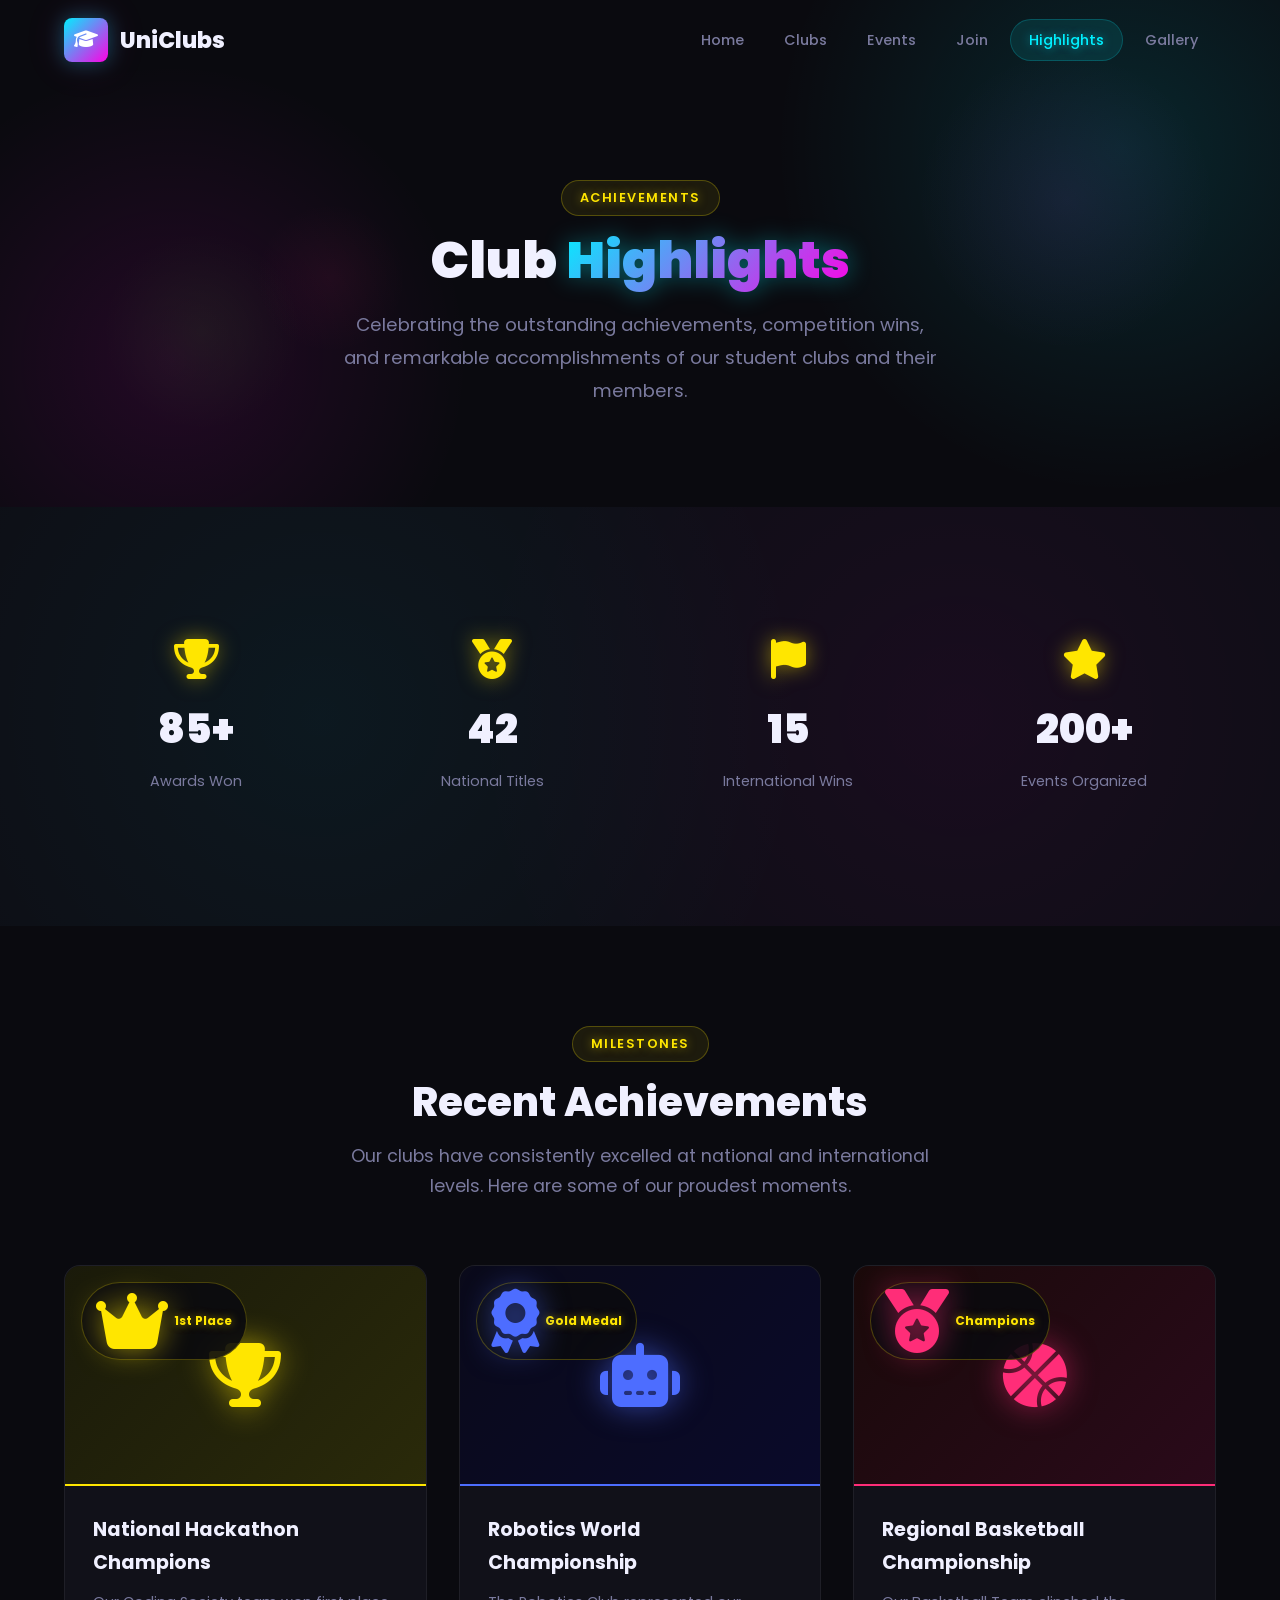
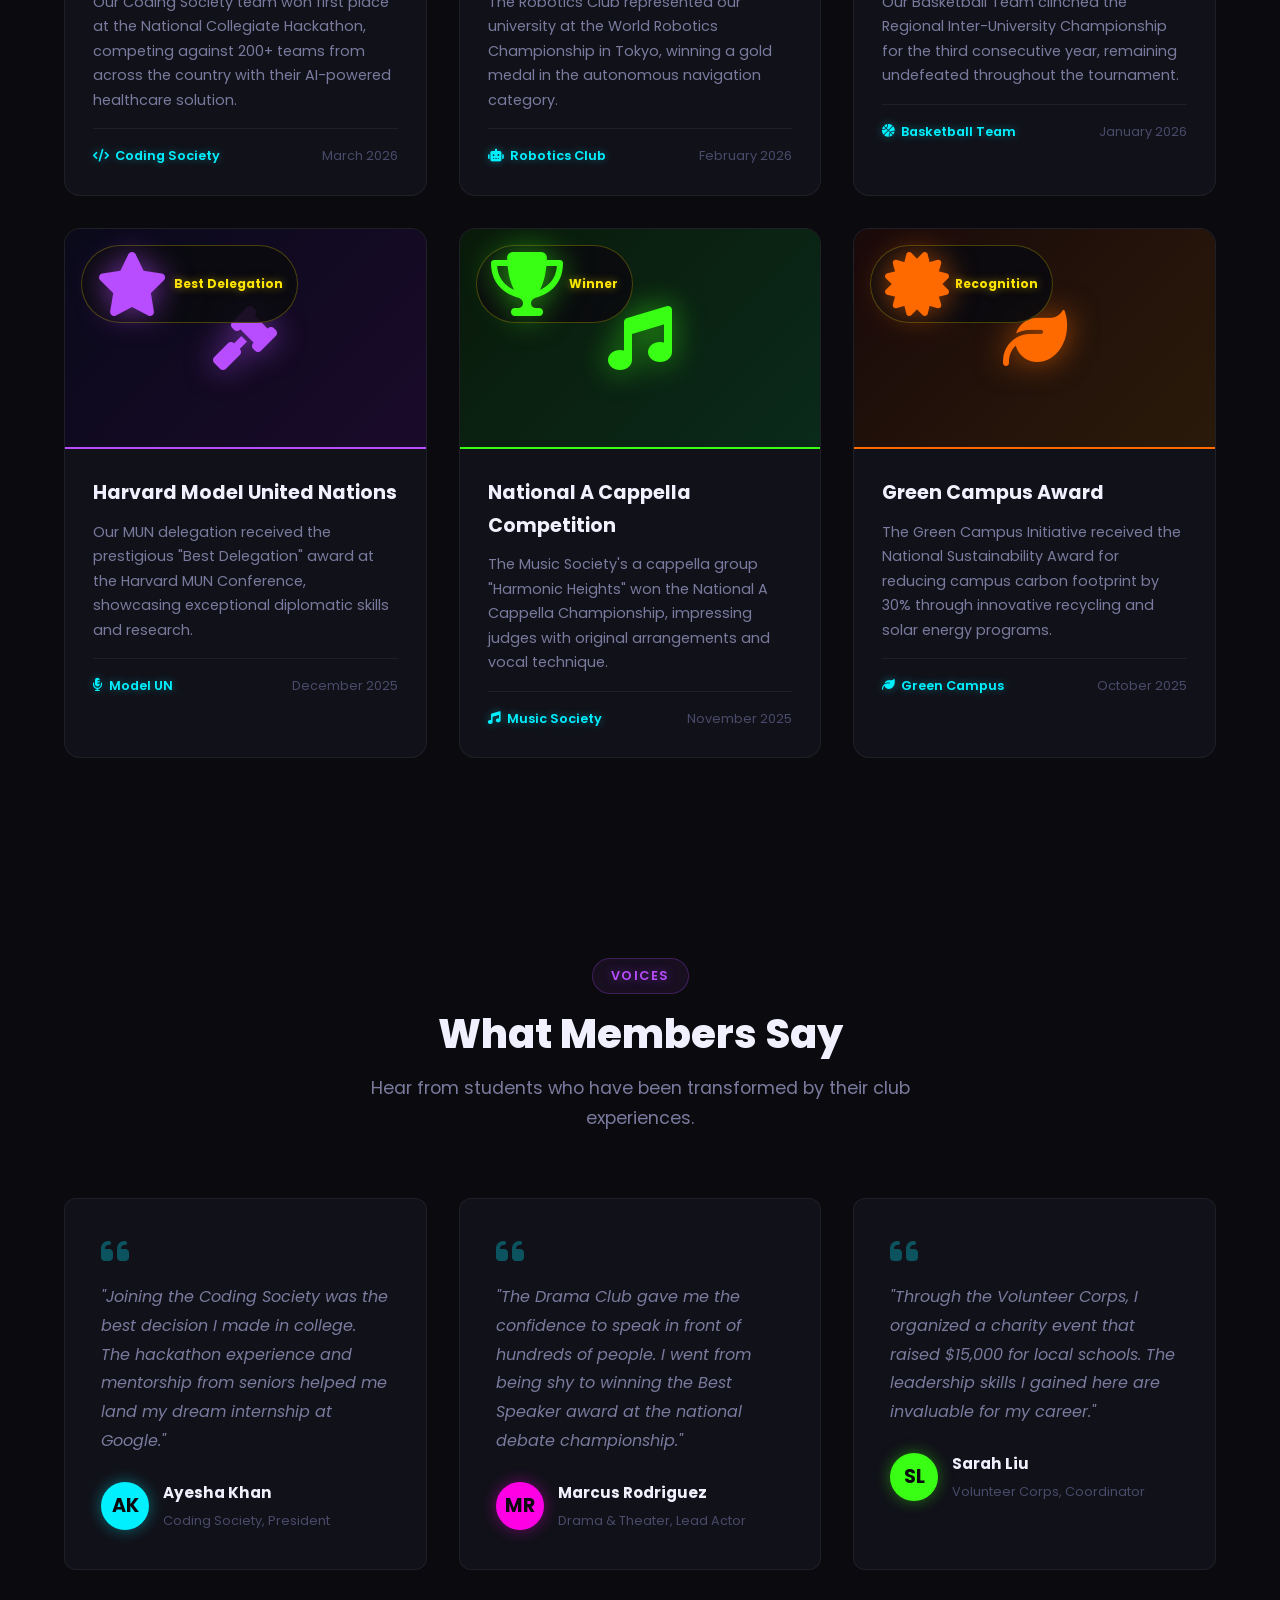
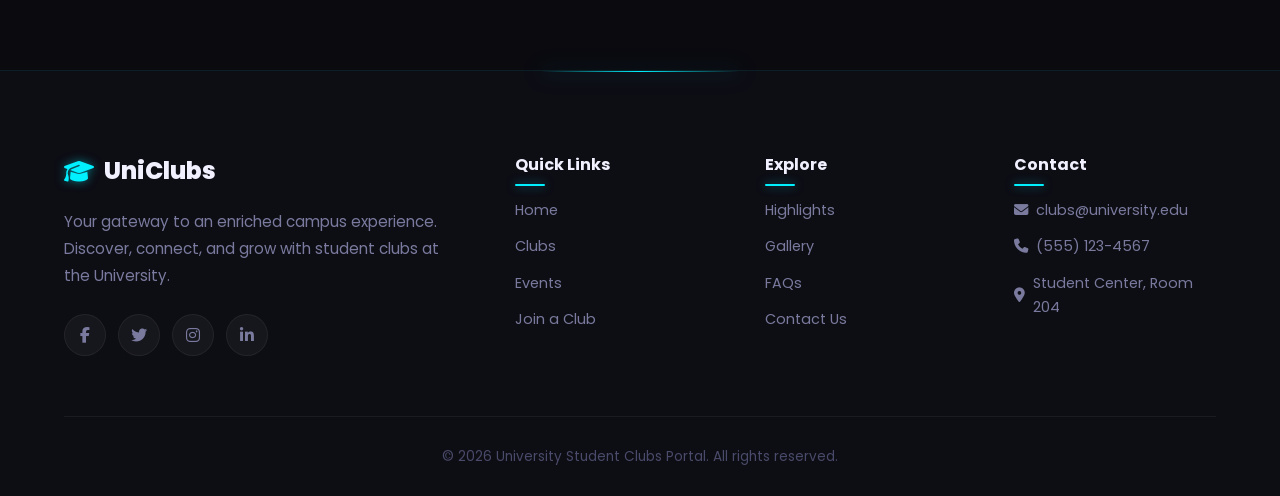
<file: src/highlights.html>
<!DOCTYPE html>
<html lang="en">
<head>
    <meta charset="UTF-8">
    <meta name="viewport" content="width=device-width, initial-scale=1.0">
    <title>Club Highlights - UniClubs Portal</title>
    <link rel="stylesheet" href="../styles/styles.css">
    <link rel="stylesheet" href="https://cdnjs.cloudflare.com/ajax/libs/font-awesome/6.5.1/css/all.min.css">
</head>
<body>

    <!-- Navigation -->
    <nav class="navbar scrolled" id="navbar">
        <div class="container">
            <a href="index.html" class="nav-logo">
                <div class="logo-icon"><i class="fas fa-graduation-cap"></i></div>
                UniClubs
            </a>
            <div class="nav-links" id="navLinks">
                <a href="index.html">Home</a>
                <a href="clubs.html">Clubs</a>
                <a href="events.html">Events</a>
                <a href="join.html">Join</a>
                <a href="highlights.html" class="active">Highlights</a>
                <a href="gallery.html">Gallery</a>
            </div>
            <button class="nav-toggle" id="navToggle" aria-label="Toggle navigation">
                <span></span>
                <span></span>
                <span></span>
            </button>
        </div>
    </nav>

    <!-- Page Hero -->
    <section class="page-hero">
        <div class="hero-shapes">
            <div class="hero-shape"></div>
            <div class="hero-shape"></div>
            <div class="hero-shape"></div>
        </div>
        <div class="hero-content">
            <span class="section-badge yellow">Achievements</span>
            <h1>Club <span>Highlights</span></h1>
            <p>Celebrating the outstanding achievements, competition wins, and remarkable accomplishments of our student clubs and their members.</p>
        </div>
    </section>

    <!-- Achievement Counter -->
    <section class="section highlights-counter">
        <div class="container">
            <div class="counter-grid">
                <div class="counter-item">
                    <i class="fas fa-trophy"></i>
                    <h3>85+</h3>
                    <p>Awards Won</p>
                </div>
                <div class="counter-item">
                    <i class="fas fa-medal"></i>
                    <h3>42</h3>
                    <p>National Titles</p>
                </div>
                <div class="counter-item">
                    <i class="fas fa-flag"></i>
                    <h3>15</h3>
                    <p>International Wins</p>
                </div>
                <div class="counter-item">
                    <i class="fas fa-star"></i>
                    <h3>200+</h3>
                    <p>Events Organized</p>
                </div>
            </div>
        </div>
    </section>

    <!-- Highlights Cards -->
    <section class="section highlights-section">
        <div class="container">
            <div class="section-header">
                <span class="section-badge yellow">Milestones</span>
                <h2>Recent Achievements</h2>
                <p>Our clubs have consistently excelled at national and international levels. Here are some of our proudest moments.</p>
            </div>
            <div class="grid-3">
                <div class="highlight-card">
                    <div class="highlight-card-image gold">
                        <i class="fas fa-trophy"></i>
                        <span class="award-badge"><i class="fas fa-crown"></i> 1st Place</span>
                    </div>
                    <div class="highlight-card-body">
                        <h3>National Hackathon Champions</h3>
                        <p>Our Coding Society team won first place at the National Collegiate Hackathon, competing against 200+ teams from across the country with their AI-powered healthcare solution.</p>
                        <div class="highlight-meta">
                            <span class="club-name"><i class="fas fa-code"></i> Coding Society</span>
                            <span class="year">March 2026</span>
                        </div>
                    </div>
                </div>

                <div class="highlight-card">
                    <div class="highlight-card-image blue">
                        <i class="fas fa-robot"></i>
                        <span class="award-badge"><i class="fas fa-award"></i> Gold Medal</span>
                    </div>
                    <div class="highlight-card-body">
                        <h3>Robotics World Championship</h3>
                        <p>The Robotics Club represented our university at the World Robotics Championship in Tokyo, winning a gold medal in the autonomous navigation category.</p>
                        <div class="highlight-meta">
                            <span class="club-name"><i class="fas fa-robot"></i> Robotics Club</span>
                            <span class="year">February 2026</span>
                        </div>
                    </div>
                </div>

                <div class="highlight-card">
                    <div class="highlight-card-image rose">
                        <i class="fas fa-basketball"></i>
                        <span class="award-badge"><i class="fas fa-medal"></i> Champions</span>
                    </div>
                    <div class="highlight-card-body">
                        <h3>Regional Basketball Championship</h3>
                        <p>Our Basketball Team clinched the Regional Inter-University Championship for the third consecutive year, remaining undefeated throughout the tournament.</p>
                        <div class="highlight-meta">
                            <span class="club-name"><i class="fas fa-basketball"></i> Basketball Team</span>
                            <span class="year">January 2026</span>
                        </div>
                    </div>
                </div>

                <div class="highlight-card">
                    <div class="highlight-card-image violet">
                        <i class="fas fa-gavel"></i>
                        <span class="award-badge"><i class="fas fa-star"></i> Best Delegation</span>
                    </div>
                    <div class="highlight-card-body">
                        <h3>Harvard Model United Nations</h3>
                        <p>Our MUN delegation received the prestigious "Best Delegation" award at the Harvard MUN Conference, showcasing exceptional diplomatic skills and research.</p>
                        <div class="highlight-meta">
                            <span class="club-name"><i class="fas fa-microphone-lines"></i> Model UN</span>
                            <span class="year">December 2025</span>
                        </div>
                    </div>
                </div>

                <div class="highlight-card">
                    <div class="highlight-card-image teal">
                        <i class="fas fa-music"></i>
                        <span class="award-badge"><i class="fas fa-trophy"></i> Winner</span>
                    </div>
                    <div class="highlight-card-body">
                        <h3>National A Cappella Competition</h3>
                        <p>The Music Society's a cappella group "Harmonic Heights" won the National A Cappella Championship, impressing judges with original arrangements and vocal technique.</p>
                        <div class="highlight-meta">
                            <span class="club-name"><i class="fas fa-music"></i> Music Society</span>
                            <span class="year">November 2025</span>
                        </div>
                    </div>
                </div>

                <div class="highlight-card">
                    <div class="highlight-card-image orange">
                        <i class="fas fa-leaf"></i>
                        <span class="award-badge"><i class="fas fa-certificate"></i> Recognition</span>
                    </div>
                    <div class="highlight-card-body">
                        <h3>Green Campus Award</h3>
                        <p>The Green Campus Initiative received the National Sustainability Award for reducing campus carbon footprint by 30% through innovative recycling and solar energy programs.</p>
                        <div class="highlight-meta">
                            <span class="club-name"><i class="fas fa-leaf"></i> Green Campus</span>
                            <span class="year">October 2025</span>
                        </div>
                    </div>
                </div>
            </div>
        </div>
    </section>

    <!-- Testimonials -->
    <section class="section highlights-testimonials">
        <div class="container">
            <div class="section-header">
                <span class="section-badge purple">Voices</span>
                <h2>What Members Say</h2>
                <p>Hear from students who have been transformed by their club experiences.</p>
            </div>
            <div class="grid-3">
                <div class="testimonial-card">
                    <i class="fas fa-quote-left quote-icon"></i>
                    <p>"Joining the Coding Society was the best decision I made in college. The hackathon experience and mentorship from seniors helped me land my dream internship at Google."</p>
                    <div class="testimonial-author">
                        <div class="testimonial-avatar bg-1">AK</div>
                        <div class="testimonial-info">
                            <h4>Ayesha Khan</h4>
                            <span>Coding Society, President</span>
                        </div>
                    </div>
                </div>
                <div class="testimonial-card">
                    <i class="fas fa-quote-left quote-icon"></i>
                    <p>"The Drama Club gave me the confidence to speak in front of hundreds of people. I went from being shy to winning the Best Speaker award at the national debate championship."</p>
                    <div class="testimonial-author">
                        <div class="testimonial-avatar bg-2">MR</div>
                        <div class="testimonial-info">
                            <h4>Marcus Rodriguez</h4>
                            <span>Drama & Theater, Lead Actor</span>
                        </div>
                    </div>
                </div>
                <div class="testimonial-card">
                    <i class="fas fa-quote-left quote-icon"></i>
                    <p>"Through the Volunteer Corps, I organized a charity event that raised $15,000 for local schools. The leadership skills I gained here are invaluable for my career."</p>
                    <div class="testimonial-author">
                        <div class="testimonial-avatar bg-3">SL</div>
                        <div class="testimonial-info">
                            <h4>Sarah Liu</h4>
                            <span>Volunteer Corps, Coordinator</span>
                        </div>
                    </div>
                </div>
            </div>
        </div>
    </section>

    <!-- Footer -->
    <footer class="footer">
        <div class="container">
            <div class="footer-grid">
                <div class="footer-brand">
                    <h3><i class="fas fa-graduation-cap"></i> UniClubs</h3>
                    <p>Your gateway to an enriched campus experience. Discover, connect, and grow with student clubs at the University.</p>
                    <div class="footer-social">
                        <a href="https://facebook.com" target="_blank" aria-label="Facebook"><i class="fab fa-facebook-f"></i></a>
                        <a href="https://twitter.com" target="_blank" aria-label="Twitter"><i class="fab fa-twitter"></i></a>
                        <a href="https://instagram.com" target="_blank" aria-label="Instagram"><i class="fab fa-instagram"></i></a>
                        <a href="https://linkedin.com" target="_blank" aria-label="LinkedIn"><i class="fab fa-linkedin-in"></i></a>
                    </div>
                </div>
                <div class="footer-col">
                    <h4>Quick Links</h4>
                    <ul>
                        <li><a href="index.html">Home</a></li>
                        <li><a href="clubs.html">Clubs</a></li>
                        <li><a href="events.html">Events</a></li>
                        <li><a href="join.html">Join a Club</a></li>
                    </ul>
                </div>
                <div class="footer-col">
                    <h4>Explore</h4>
                    <ul>
                        <li><a href="highlights.html">Highlights</a></li>
                        <li><a href="gallery.html">Gallery</a></li>
                        <li><a href="join.html#faq">FAQs</a></li>
                        <li><a href="join.html#contact">Contact Us</a></li>
                    </ul>
                </div>
                <div class="footer-col">
                    <h4>Contact</h4>
                    <ul>
                        <li><a href="mailto:clubs@university.edu"><i class="fas fa-envelope"></i> clubs@university.edu</a></li>
                        <li><a href="tel:+15551234567"><i class="fas fa-phone"></i> (555) 123-4567</a></li>
                        <li><a href="https://maps.google.com" target="_blank"><i class="fas fa-map-marker-alt"></i> Student Center, Room 204</a></li>
                    </ul>
                </div>
            </div>
            <div class="footer-bottom">
                <p>&copy; 2026 University Student Clubs Portal. All rights reserved.</p>
            </div>
        </div>
    </footer>

    <script>
        const navbar = document.getElementById('navbar');
        const navToggle = document.getElementById('navToggle');
        const navLinks = document.getElementById('navLinks');

        window.addEventListener('scroll', () => {
            navbar.classList.toggle('scrolled', window.scrollY > 50);
        });

        navToggle.addEventListener('click', () => {
            navToggle.classList.toggle('active');
            navLinks.classList.toggle('active');
        });

        navLinks.querySelectorAll('a').forEach(link => {
            link.addEventListener('click', () => {
                navToggle.classList.remove('active');
                navLinks.classList.remove('active');
            });
        });
    </script>

</body>
</html>
</file>
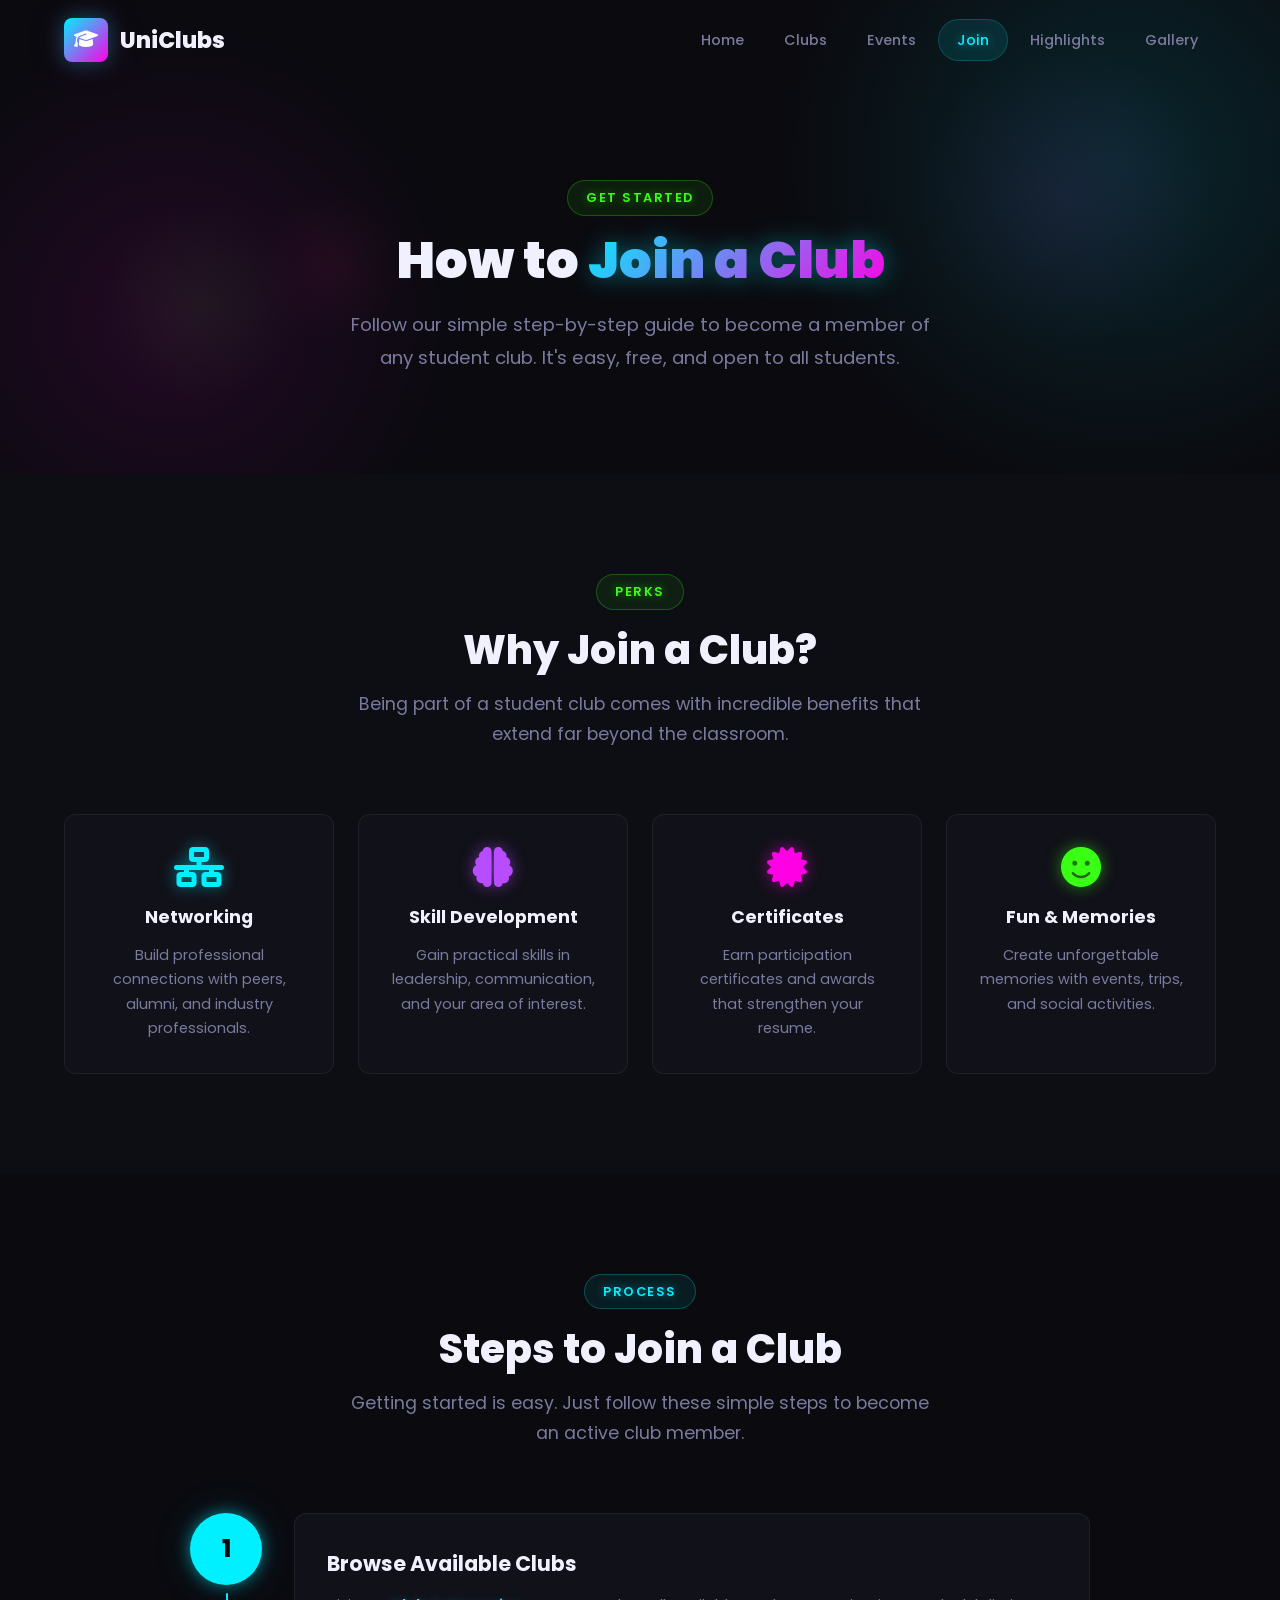
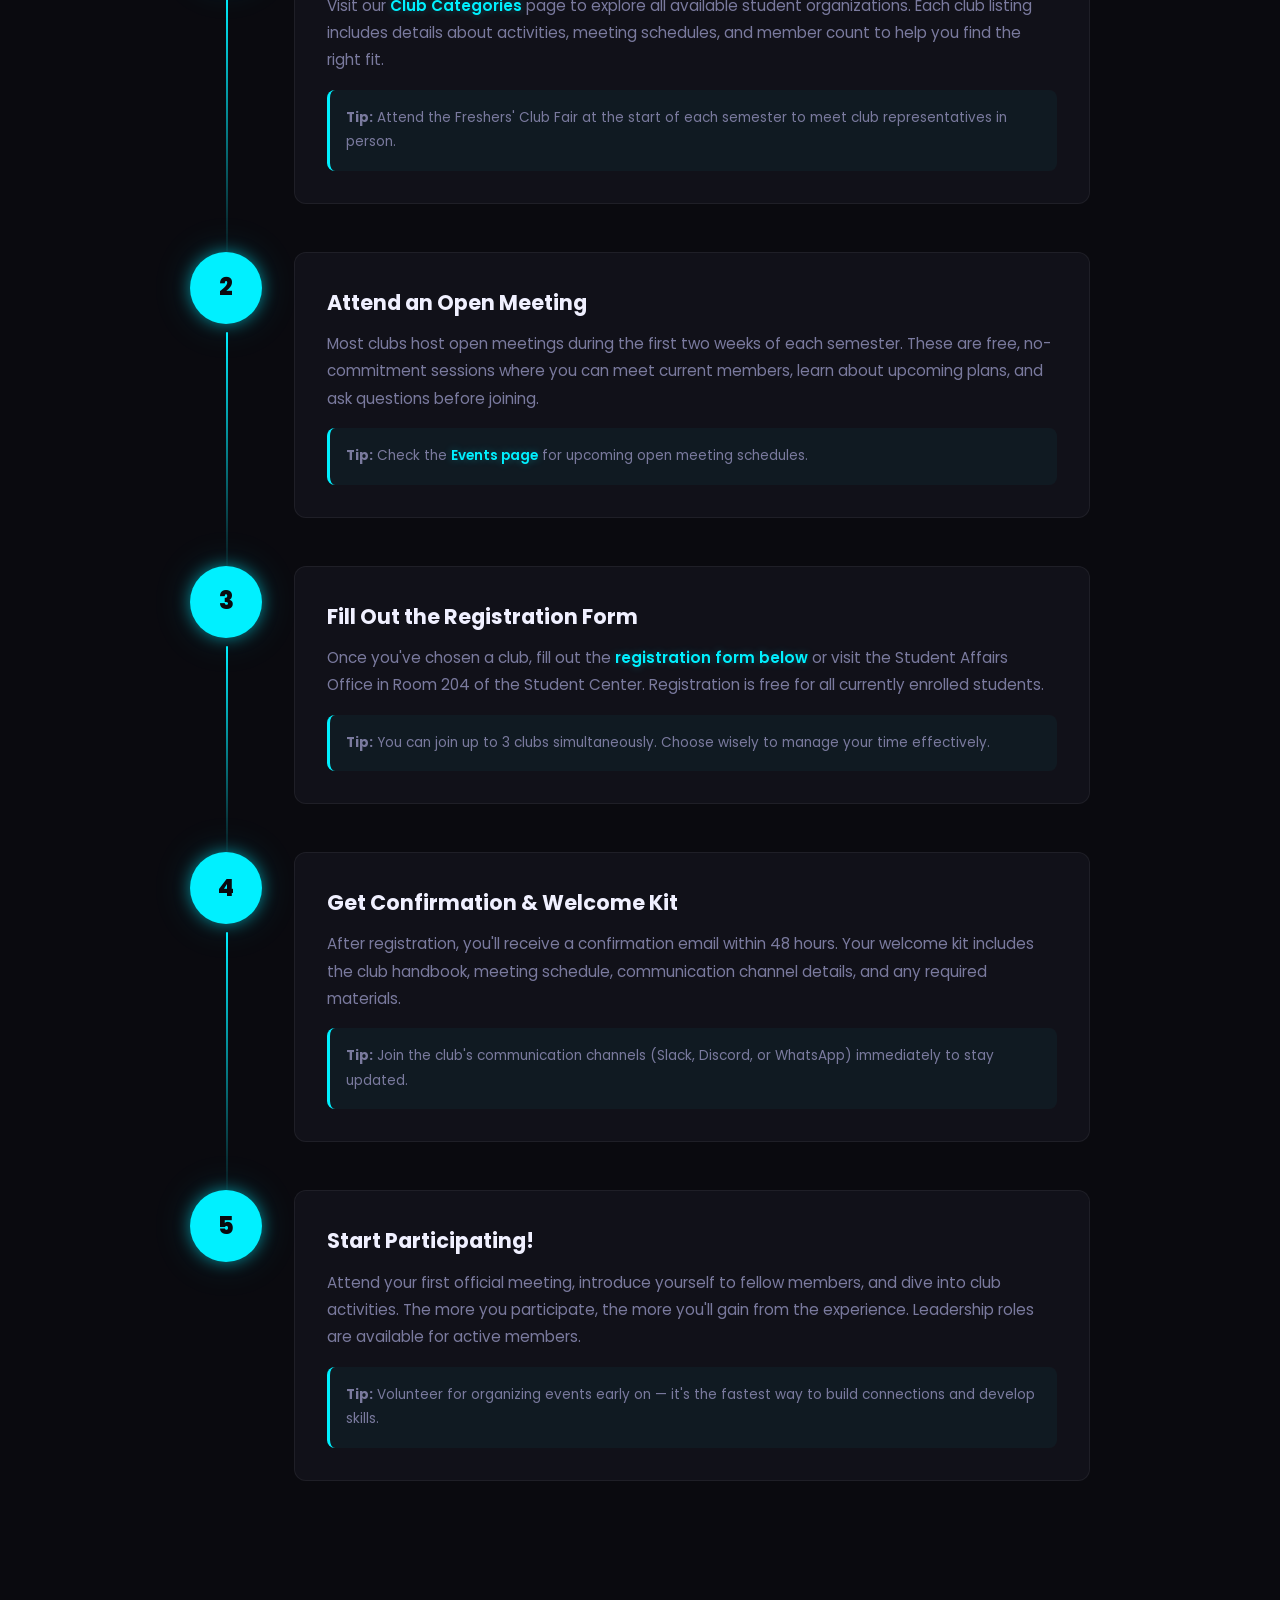
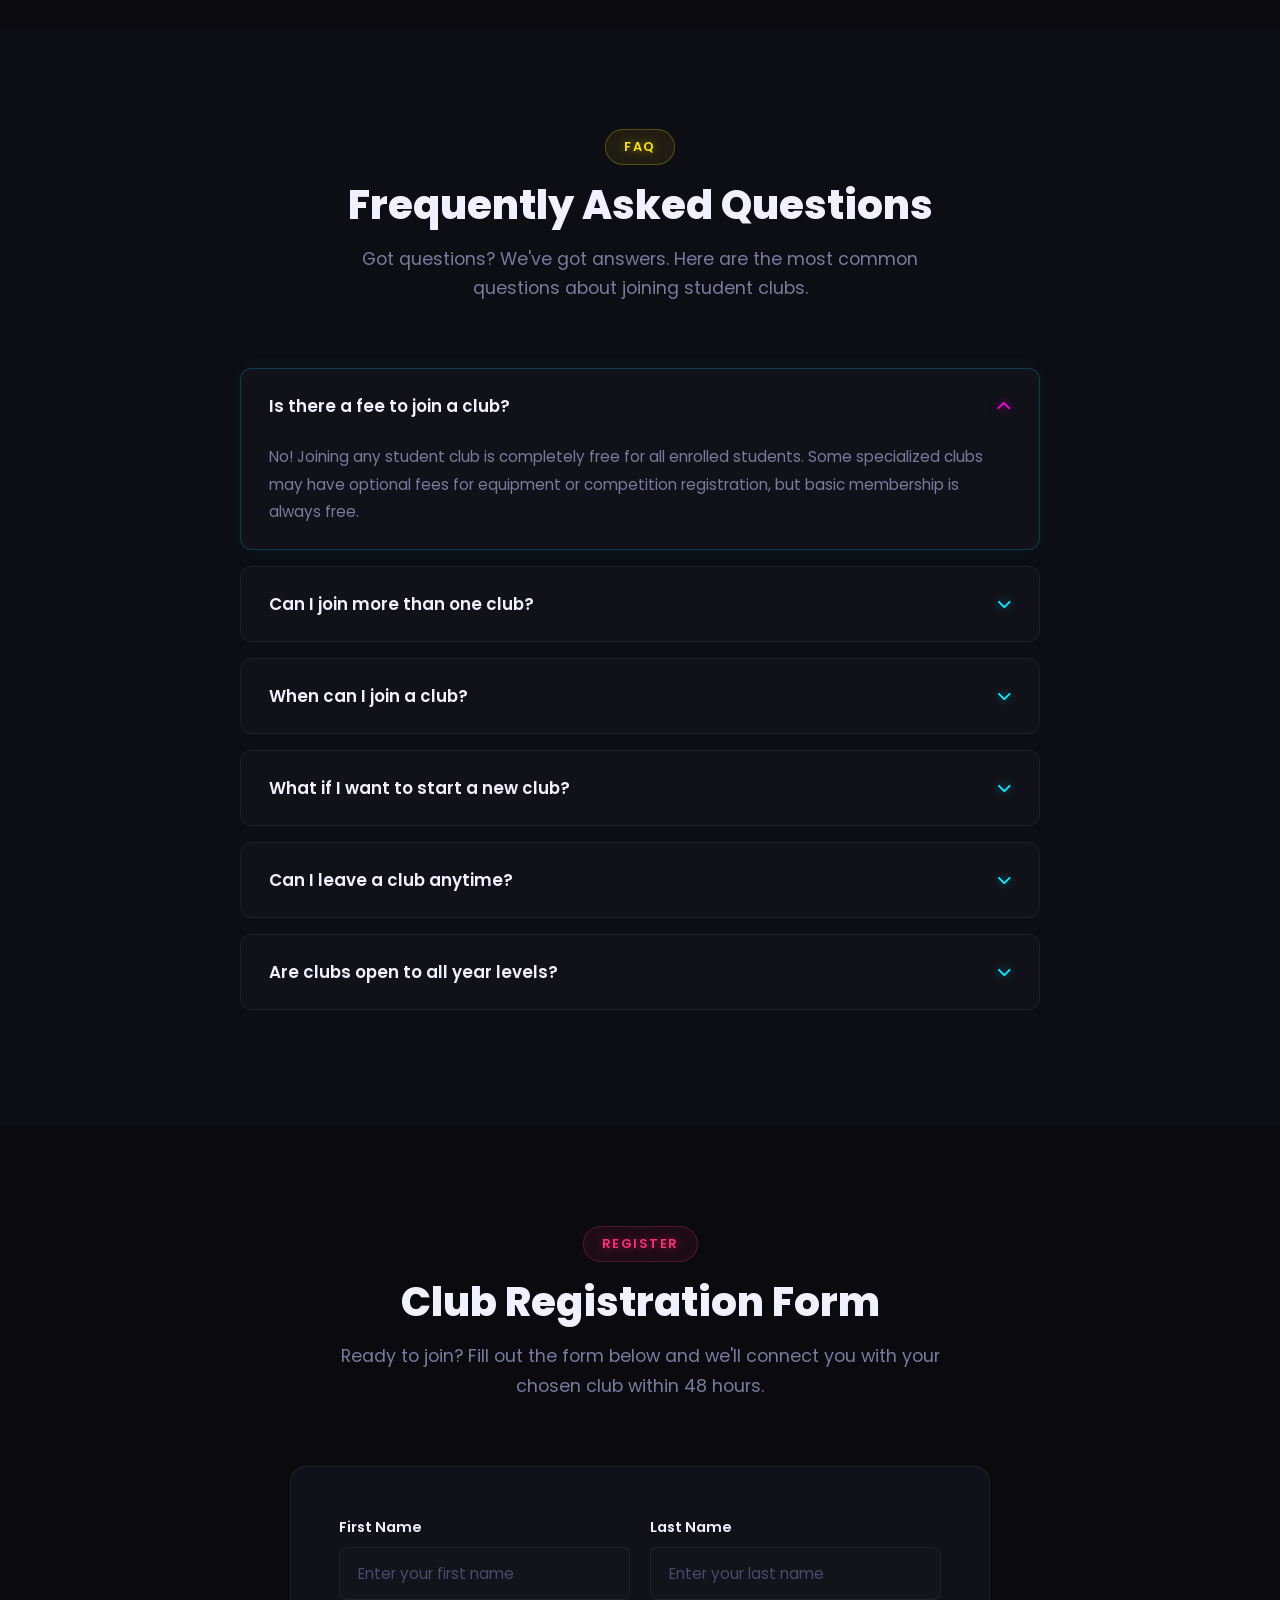
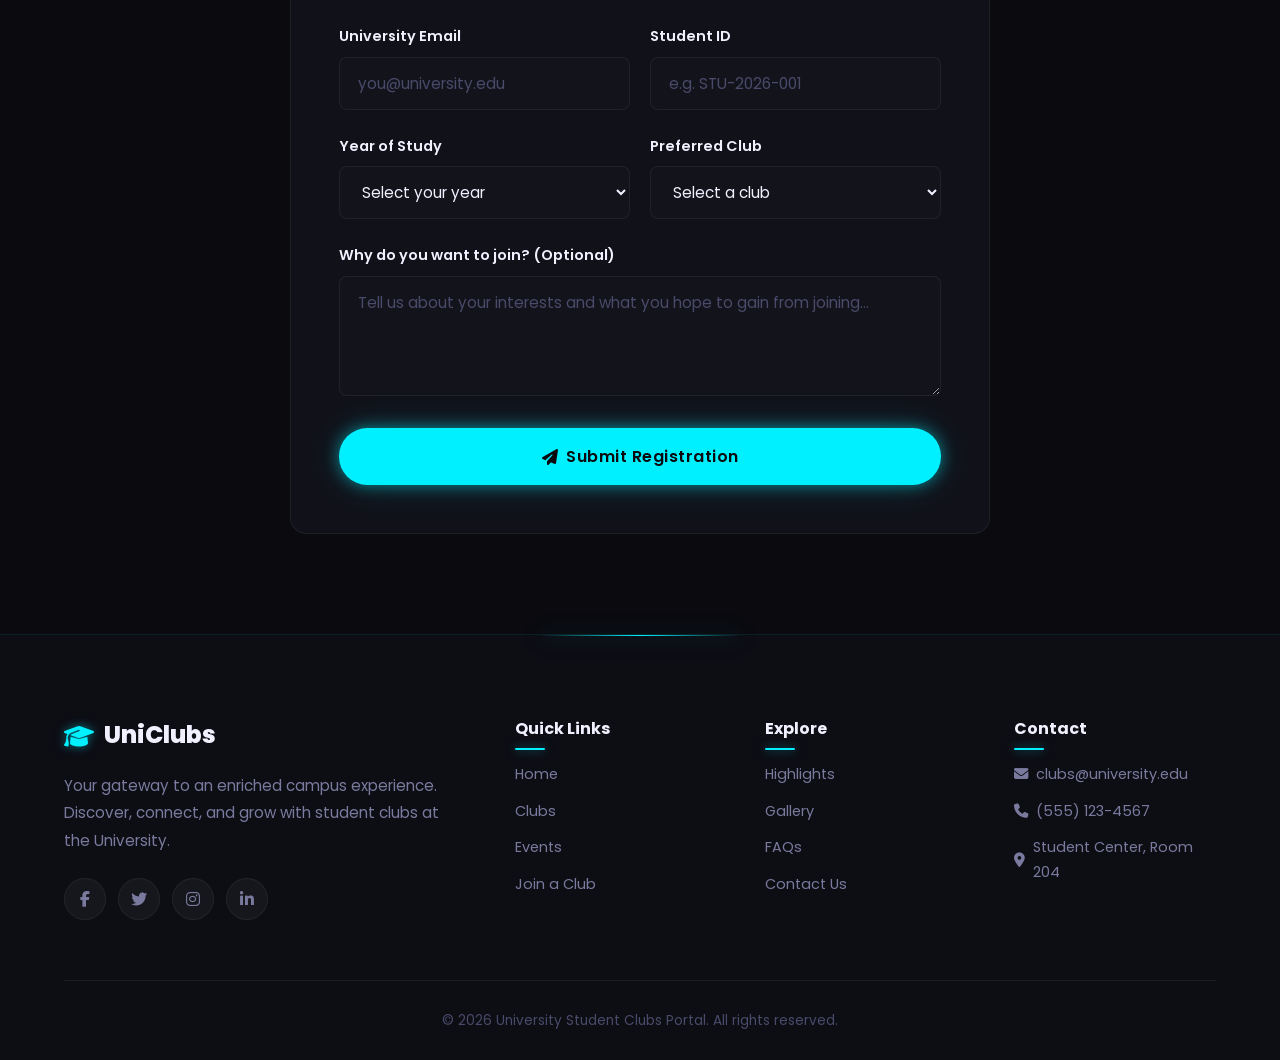
<file: src/join.html>
<!DOCTYPE html>
<html lang="en">
<head>
    <meta charset="UTF-8">
    <meta name="viewport" content="width=device-width, initial-scale=1.0">
    <title>How to Join - UniClubs Portal</title>
    <link rel="stylesheet" href="../styles/styles.css">
    <link rel="stylesheet" href="https://cdnjs.cloudflare.com/ajax/libs/font-awesome/6.5.1/css/all.min.css">
</head>
<body>

    <!-- Navigation -->
    <nav class="navbar scrolled" id="navbar">
        <div class="container">
            <a href="index.html" class="nav-logo">
                <div class="logo-icon"><i class="fas fa-graduation-cap"></i></div>
                UniClubs
            </a>
            <div class="nav-links" id="navLinks">
                <a href="index.html">Home</a>
                <a href="clubs.html">Clubs</a>
                <a href="events.html">Events</a>
                <a href="join.html" class="active">Join</a>
                <a href="highlights.html">Highlights</a>
                <a href="gallery.html">Gallery</a>
            </div>
            <button class="nav-toggle" id="navToggle" aria-label="Toggle navigation">
                <span></span>
                <span></span>
                <span></span>
            </button>
        </div>
    </nav>

    <!-- Page Hero -->
    <section class="page-hero">
        <div class="hero-shapes">
            <div class="hero-shape"></div>
            <div class="hero-shape"></div>
            <div class="hero-shape"></div>
        </div>
        <div class="hero-content">
            <span class="section-badge green">Get Started</span>
            <h1>How to <span>Join a Club</span></h1>
            <p>Follow our simple step-by-step guide to become a member of any student club. It's easy, free, and open to all students.</p>
        </div>
    </section>

    <!-- Benefits Section -->
    <section class="section join-benefits">
        <div class="container">
            <div class="section-header">
                <span class="section-badge green">Perks</span>
                <h2>Why Join a Club?</h2>
                <p>Being part of a student club comes with incredible benefits that extend far beyond the classroom.</p>
            </div>
            <div class="grid-4">
                <div class="benefit-card">
                    <i class="fas fa-network-wired" style="color: var(--neon-cyan); text-shadow: 0 0 15px rgba(0,240,255,0.5);"></i>
                    <h4>Networking</h4>
                    <p>Build professional connections with peers, alumni, and industry professionals.</p>
                </div>
                <div class="benefit-card">
                    <i class="fas fa-brain" style="color: var(--neon-purple); text-shadow: 0 0 15px rgba(184,77,255,0.5);"></i>
                    <h4>Skill Development</h4>
                    <p>Gain practical skills in leadership, communication, and your area of interest.</p>
                </div>
                <div class="benefit-card">
                    <i class="fas fa-certificate" style="color: var(--neon-magenta); text-shadow: 0 0 15px rgba(255,0,229,0.5);"></i>
                    <h4>Certificates</h4>
                    <p>Earn participation certificates and awards that strengthen your resume.</p>
                </div>
                <div class="benefit-card">
                    <i class="fas fa-face-smile" style="color: var(--neon-green); text-shadow: 0 0 15px rgba(57,255,20,0.5);"></i>
                    <h4>Fun & Memories</h4>
                    <p>Create unforgettable memories with events, trips, and social activities.</p>
                </div>
            </div>
        </div>
    </section>

    <!-- Steps Section -->
    <section class="section join-steps">
        <div class="container">
            <div class="section-header">
                <span class="section-badge cyan">Process</span>
                <h2>Steps to Join a Club</h2>
                <p>Getting started is easy. Just follow these simple steps to become an active club member.</p>
            </div>
            <div class="steps-container">
                <div class="step-item">
                    <div class="step-number">1</div>
                    <div class="step-content">
                        <h3>Browse Available Clubs</h3>
                        <p>Visit our <a href="clubs.html">Club Categories</a> page to explore all available student organizations. Each club listing includes details about activities, meeting schedules, and member count to help you find the right fit.</p>
                        <div class="step-tips">
                            <p><strong>Tip:</strong> Attend the Freshers' Club Fair at the start of each semester to meet club representatives in person.</p>
                        </div>
                    </div>
                </div>
                <div class="step-item">
                    <div class="step-number">2</div>
                    <div class="step-content">
                        <h3>Attend an Open Meeting</h3>
                        <p>Most clubs host open meetings during the first two weeks of each semester. These are free, no-commitment sessions where you can meet current members, learn about upcoming plans, and ask questions before joining.</p>
                        <div class="step-tips">
                            <p><strong>Tip:</strong> Check the <a href="events.html">Events page</a> for upcoming open meeting schedules.</p>
                        </div>
                    </div>
                </div>
                <div class="step-item">
                    <div class="step-number">3</div>
                    <div class="step-content">
                        <h3>Fill Out the Registration Form</h3>
                        <p>Once you've chosen a club, fill out the <a href="#contact">registration form below</a> or visit the Student Affairs Office in Room 204 of the Student Center. Registration is free for all currently enrolled students.</p>
                        <div class="step-tips">
                            <p><strong>Tip:</strong> You can join up to 3 clubs simultaneously. Choose wisely to manage your time effectively.</p>
                        </div>
                    </div>
                </div>
                <div class="step-item">
                    <div class="step-number">4</div>
                    <div class="step-content">
                        <h3>Get Confirmation & Welcome Kit</h3>
                        <p>After registration, you'll receive a confirmation email within 48 hours. Your welcome kit includes the club handbook, meeting schedule, communication channel details, and any required materials.</p>
                        <div class="step-tips">
                            <p><strong>Tip:</strong> Join the club's communication channels (Slack, Discord, or WhatsApp) immediately to stay updated.</p>
                        </div>
                    </div>
                </div>
                <div class="step-item">
                    <div class="step-number">5</div>
                    <div class="step-content">
                        <h3>Start Participating!</h3>
                        <p>Attend your first official meeting, introduce yourself to fellow members, and dive into club activities. The more you participate, the more you'll gain from the experience. Leadership roles are available for active members.</p>
                        <div class="step-tips">
                            <p><strong>Tip:</strong> Volunteer for organizing events early on — it's the fastest way to build connections and develop skills.</p>
                        </div>
                    </div>
                </div>
            </div>
        </div>
    </section>

    <!-- FAQ Section -->
    <section class="section join-faq" id="faq">
        <div class="container">
            <div class="section-header">
                <span class="section-badge yellow">FAQ</span>
                <h2>Frequently Asked Questions</h2>
                <p>Got questions? We've got answers. Here are the most common questions about joining student clubs.</p>
            </div>
            <div class="faq-container">
                <div class="faq-item active">
                    <button class="faq-question">
                        Is there a fee to join a club?
                        <i class="fas fa-chevron-down"></i>
                    </button>
                    <div class="faq-answer">
                        <p>No! Joining any student club is completely free for all enrolled students. Some specialized clubs may have optional fees for equipment or competition registration, but basic membership is always free.</p>
                    </div>
                </div>
                <div class="faq-item">
                    <button class="faq-question">
                        Can I join more than one club?
                        <i class="fas fa-chevron-down"></i>
                    </button>
                    <div class="faq-answer">
                        <p>Absolutely! Students can join up to 3 clubs simultaneously. We recommend starting with 1-2 clubs and adding more once you're comfortable with the time commitment and meeting schedules.</p>
                    </div>
                </div>
                <div class="faq-item">
                    <button class="faq-question">
                        When can I join a club?
                        <i class="fas fa-chevron-down"></i>
                    </button>
                    <div class="faq-answer">
                        <p>While the Club Fair at the start of each semester is the best time, you can join a club at any point during the academic year. Simply fill out the registration form or contact the club directly.</p>
                    </div>
                </div>
                <div class="faq-item">
                    <button class="faq-question">
                        What if I want to start a new club?
                        <i class="fas fa-chevron-down"></i>
                    </button>
                    <div class="faq-answer">
                        <p>Great initiative! You'll need at least 10 founding members, a faculty advisor, and a constitution. Visit the Student Affairs Office for the complete Club Registration Package and guidance.</p>
                    </div>
                </div>
                <div class="faq-item">
                    <button class="faq-question">
                        Can I leave a club anytime?
                        <i class="fas fa-chevron-down"></i>
                    </button>
                    <div class="faq-answer">
                        <p>Yes, membership is voluntary and you can leave at any time. Simply notify the club president or coordinator. We do appreciate a heads-up so the club can plan accordingly.</p>
                    </div>
                </div>
                <div class="faq-item">
                    <button class="faq-question">
                        Are clubs open to all year levels?
                        <i class="fas fa-chevron-down"></i>
                    </button>
                    <div class="faq-answer">
                        <p>Yes! All clubs welcome students from every year level — freshmen to seniors, and even graduate students. Many clubs have mentorship programs pairing senior members with newcomers.</p>
                    </div>
                </div>
            </div>
        </div>
    </section>

    <!-- Registration Form -->
    <section class="section join-form-section" id="contact">
        <div class="container">
            <div class="section-header">
                <span class="section-badge pink">Register</span>
                <h2>Club Registration Form</h2>
                <p>Ready to join? Fill out the form below and we'll connect you with your chosen club within 48 hours.</p>
            </div>
            <div class="form-container">
                <form action="index.html" method="get">
                    <div class="form-row">
                        <div class="form-group">
                            <label for="firstName">First Name</label>
                            <input type="text" id="firstName" name="firstName" placeholder="Enter your first name" required>
                        </div>
                        <div class="form-group">
                            <label for="lastName">Last Name</label>
                            <input type="text" id="lastName" name="lastName" placeholder="Enter your last name" required>
                        </div>
                    </div>
                    <div class="form-row">
                        <div class="form-group">
                            <label for="email">University Email</label>
                            <input type="email" id="email" name="email" placeholder="you@university.edu" required>
                        </div>
                        <div class="form-group">
                            <label for="studentId">Student ID</label>
                            <input type="text" id="studentId" name="studentId" placeholder="e.g. STU-2026-001" required>
                        </div>
                    </div>
                    <div class="form-row">
                        <div class="form-group">
                            <label for="year">Year of Study</label>
                            <select id="year" name="year" required>
                                <option value="" disabled selected>Select your year</option>
                                <option value="1">1st Year (Freshman)</option>
                                <option value="2">2nd Year (Sophomore)</option>
                                <option value="3">3rd Year (Junior)</option>
                                <option value="4">4th Year (Senior)</option>
                                <option value="grad">Graduate Student</option>
                            </select>
                        </div>
                        <div class="form-group">
                            <label for="club">Preferred Club</label>
                            <select id="club" name="club" required>
                                <option value="" disabled selected>Select a club</option>
                                <optgroup label="Technology">
                                    <option value="coding">Coding Society</option>
                                    <option value="robotics">Robotics Club</option>
                                    <option value="cybersecurity">Cybersecurity Club</option>
                                </optgroup>
                                <optgroup label="Sports">
                                    <option value="basketball">Basketball Team</option>
                                    <option value="badminton">Badminton Club</option>
                                    <option value="swimming">Swimming Club</option>
                                </optgroup>
                                <optgroup label="Cultural">
                                    <option value="music">Music Society</option>
                                    <option value="drama">Drama & Theater</option>
                                    <option value="international">International Students Club</option>
                                </optgroup>
                                <optgroup label="Debate">
                                    <option value="debate">Debate Society</option>
                                    <option value="mun">Model United Nations</option>
                                    <option value="toastmasters">Toastmasters Club</option>
                                </optgroup>
                                <optgroup label="Community Service">
                                    <option value="volunteer">Volunteer Corps</option>
                                    <option value="green">Green Campus Initiative</option>
                                    <option value="tutoring">Peer Tutoring Network</option>
                                </optgroup>
                                <optgroup label="Arts & Creative">
                                    <option value="photography">Photography Club</option>
                                    <option value="film">Film & Media Club</option>
                                    <option value="writing">Creative Writing Circle</option>
                                </optgroup>
                            </select>
                        </div>
                    </div>
                    <div class="form-group">
                        <label for="message">Why do you want to join? (Optional)</label>
                        <textarea id="message" name="message" placeholder="Tell us about your interests and what you hope to gain from joining..."></textarea>
                    </div>
                    <button type="submit" class="btn btn-primary">
                        <i class="fas fa-paper-plane"></i> Submit Registration
                    </button>
                </form>
            </div>
        </div>
    </section>

    <!-- Footer -->
    <footer class="footer">
        <div class="container">
            <div class="footer-grid">
                <div class="footer-brand">
                    <h3><i class="fas fa-graduation-cap"></i> UniClubs</h3>
                    <p>Your gateway to an enriched campus experience. Discover, connect, and grow with student clubs at the University.</p>
                    <div class="footer-social">
                        <a href="https://facebook.com" target="_blank" aria-label="Facebook"><i class="fab fa-facebook-f"></i></a>
                        <a href="https://twitter.com" target="_blank" aria-label="Twitter"><i class="fab fa-twitter"></i></a>
                        <a href="https://instagram.com" target="_blank" aria-label="Instagram"><i class="fab fa-instagram"></i></a>
                        <a href="https://linkedin.com" target="_blank" aria-label="LinkedIn"><i class="fab fa-linkedin-in"></i></a>
                    </div>
                </div>
                <div class="footer-col">
                    <h4>Quick Links</h4>
                    <ul>
                        <li><a href="index.html">Home</a></li>
                        <li><a href="clubs.html">Clubs</a></li>
                        <li><a href="events.html">Events</a></li>
                        <li><a href="join.html">Join a Club</a></li>
                    </ul>
                </div>
                <div class="footer-col">
                    <h4>Explore</h4>
                    <ul>
                        <li><a href="highlights.html">Highlights</a></li>
                        <li><a href="gallery.html">Gallery</a></li>
                        <li><a href="join.html#faq">FAQs</a></li>
                        <li><a href="join.html#contact">Contact Us</a></li>
                    </ul>
                </div>
                <div class="footer-col">
                    <h4>Contact</h4>
                    <ul>
                        <li><a href="mailto:clubs@university.edu"><i class="fas fa-envelope"></i> clubs@university.edu</a></li>
                        <li><a href="tel:+15551234567"><i class="fas fa-phone"></i> (555) 123-4567</a></li>
                        <li><a href="https://maps.google.com" target="_blank"><i class="fas fa-map-marker-alt"></i> Student Center, Room 204</a></li>
                    </ul>
                </div>
            </div>
            <div class="footer-bottom">
                <p>&copy; 2026 University Student Clubs Portal. All rights reserved.</p>
            </div>
        </div>
    </footer>

    <script>
        const navbar = document.getElementById('navbar');
        const navToggle = document.getElementById('navToggle');
        const navLinks = document.getElementById('navLinks');

        window.addEventListener('scroll', () => {
            navbar.classList.toggle('scrolled', window.scrollY > 50);
        });

        navToggle.addEventListener('click', () => {
            navToggle.classList.toggle('active');
            navLinks.classList.toggle('active');
        });

        navLinks.querySelectorAll('a').forEach(link => {
            link.addEventListener('click', () => {
                navToggle.classList.remove('active');
                navLinks.classList.remove('active');
            });
        });

        document.querySelectorAll('.faq-question').forEach(btn => {
            btn.addEventListener('click', () => {
                const item = btn.closest('.faq-item');
                const isActive = item.classList.contains('active');
                document.querySelectorAll('.faq-item').forEach(i => i.classList.remove('active'));
                if (!isActive) item.classList.add('active');
            });
        });
    </script>

</body>
</html>
</file>
<file: styles/styles.css>
/* ================================================================== */
/*                                                                    */
/*          UNIVERSITY STUDENT CLUBS PORTAL - SHARED STYLESHEET       */
/*          NEON THEME — Dark backgrounds with vibrant glowing accents */
/*                                                                    */
/* ================================================================== */


/* ==================================================================
   TABLE OF CONTENTS
   1. GLOBAL CSS
   2. NAVIGATION CSS
   3. HERO CSS
   4. FOOTER CSS
   5. INDEX.HTML CSS
   6. CLUBS.HTML CSS
   7. EVENTS.HTML CSS
   8. JOIN.HTML CSS
   9. HIGHLIGHTS.HTML CSS
   10. GALLERY.HTML CSS
   11. MEDIA QUERIES
   ================================================================== */


/* ==================================================================
   1. GLOBAL CSS — Shared variables, resets, typography
   ================================================================== */
@import url('https://fonts.googleapis.com/css2?family=Poppins:wght@300;400;500;600;700;800;900&display=swap');

*,
*::before,
*::after {
    margin: 0;
    padding: 0;
    box-sizing: border-box;
}

:root {
    --bg-dark: #0A0A0F;
    --bg-card: #111119;
    --bg-card-hover: #16161F;
    --bg-surface: #0D0D14;
    --bg-input: #13131C;

    --neon-cyan: #00F0FF;
    --neon-magenta: #FF00E5;
    --neon-green: #39FF14;
    --neon-pink: #FF2D78;
    --neon-purple: #B84DFF;
    --neon-blue: #4D6DFF;
    --neon-yellow: #FFE600;
    --neon-orange: #FF6A00;

    --glow-cyan: 0 0 15px rgba(0, 240, 255, 0.5), 0 0 40px rgba(0, 240, 255, 0.15);
    --glow-magenta: 0 0 15px rgba(255, 0, 229, 0.5), 0 0 40px rgba(255, 0, 229, 0.15);
    --glow-green: 0 0 15px rgba(57, 255, 20, 0.5), 0 0 40px rgba(57, 255, 20, 0.15);
    --glow-pink: 0 0 15px rgba(255, 45, 120, 0.5), 0 0 40px rgba(255, 45, 120, 0.15);
    --glow-purple: 0 0 15px rgba(184, 77, 255, 0.5), 0 0 40px rgba(184, 77, 255, 0.15);
    --glow-blue: 0 0 15px rgba(77, 109, 255, 0.5), 0 0 40px rgba(77, 109, 255, 0.15);

    --text-bright: #F0F0FF;
    --text-primary: #C8C8E0;
    --text-secondary: #7A7A9E;
    --text-muted: #4A4A6A;

    --border-color: rgba(255, 255, 255, 0.06);
    --border-glow: rgba(0, 240, 255, 0.15);

    --radius-sm: 8px;
    --radius: 12px;
    --radius-lg: 16px;
    --radius-xl: 24px;

    --transition: all 0.35s cubic-bezier(0.4, 0, 0.2, 1);
}

html {
    scroll-behavior: smooth;
    font-size: 16px;
}

body {
    font-family: 'Poppins', -apple-system, BlinkMacSystemFont, 'Segoe UI', sans-serif;
    color: var(--text-primary);
    background-color: var(--bg-dark);
    line-height: 1.7;
    overflow-x: hidden;
    -webkit-font-smoothing: antialiased;
}

a {
    text-decoration: none;
    color: inherit;
    transition: var(--transition);
}

ul {
    list-style: none;
}

img {
    max-width: 100%;
    display: block;
}

.container {
    max-width: 1200px;
    margin: 0 auto;
    padding: 0 24px;
}

.section {
    padding: 100px 0;
}

.section-header {
    text-align: center;
    margin-bottom: 64px;
}

.section-badge {
    display: inline-block;
    padding: 6px 18px;
    border-radius: 50px;
    font-size: 0.8rem;
    font-weight: 600;
    letter-spacing: 1.5px;
    text-transform: uppercase;
    margin-bottom: 16px;
    border: 1px solid;
}

.section-badge.cyan {
    background: rgba(0, 240, 255, 0.08);
    color: var(--neon-cyan);
    border-color: rgba(0, 240, 255, 0.25);
    text-shadow: 0 0 10px rgba(0, 240, 255, 0.5);
}

.section-badge.magenta {
    background: rgba(255, 0, 229, 0.08);
    color: var(--neon-magenta);
    border-color: rgba(255, 0, 229, 0.25);
    text-shadow: 0 0 10px rgba(255, 0, 229, 0.5);
}

.section-badge.green {
    background: rgba(57, 255, 20, 0.08);
    color: var(--neon-green);
    border-color: rgba(57, 255, 20, 0.25);
    text-shadow: 0 0 10px rgba(57, 255, 20, 0.5);
}

.section-badge.pink {
    background: rgba(255, 45, 120, 0.08);
    color: var(--neon-pink);
    border-color: rgba(255, 45, 120, 0.25);
    text-shadow: 0 0 10px rgba(255, 45, 120, 0.5);
}

.section-badge.purple {
    background: rgba(184, 77, 255, 0.08);
    color: var(--neon-purple);
    border-color: rgba(184, 77, 255, 0.25);
    text-shadow: 0 0 10px rgba(184, 77, 255, 0.5);
}

.section-badge.yellow {
    background: rgba(255, 230, 0, 0.08);
    color: var(--neon-yellow);
    border-color: rgba(255, 230, 0, 0.25);
    text-shadow: 0 0 10px rgba(255, 230, 0, 0.5);
}

.section-badge.blue {
    background: rgba(77, 109, 255, 0.08);
    color: var(--neon-blue);
    border-color: rgba(77, 109, 255, 0.25);
    text-shadow: 0 0 10px rgba(77, 109, 255, 0.5);
}

.section-badge.orange {
    background: rgba(255, 106, 0, 0.08);
    color: var(--neon-orange);
    border-color: rgba(255, 106, 0, 0.25);
    text-shadow: 0 0 10px rgba(255, 106, 0, 0.5);
}

.section-header h2 {
    font-size: 2.5rem;
    font-weight: 800;
    color: var(--text-bright);
    margin-bottom: 16px;
    line-height: 1.2;
}

.section-header p {
    font-size: 1.1rem;
    color: var(--text-secondary);
    max-width: 600px;
    margin: 0 auto;
}

.btn {
    display: inline-flex;
    align-items: center;
    gap: 8px;
    padding: 14px 32px;
    border-radius: 50px;
    font-family: 'Poppins', sans-serif;
    font-size: 0.95rem;
    font-weight: 600;
    cursor: pointer;
    border: none;
    transition: var(--transition);
    position: relative;
    overflow: hidden;
    letter-spacing: 0.5px;
}

.btn-primary {
    background: var(--neon-cyan);
    color: var(--bg-dark);
    box-shadow: var(--glow-cyan);
}

.btn-primary:hover {
    transform: translateY(-3px);
    box-shadow: 0 0 25px rgba(0, 240, 255, 0.7), 0 0 60px rgba(0, 240, 255, 0.25);
}

.btn-accent {
    background: var(--neon-magenta);
    color: #fff;
    box-shadow: var(--glow-magenta);
}

.btn-accent:hover {
    transform: translateY(-3px);
    box-shadow: 0 0 25px rgba(255, 0, 229, 0.7), 0 0 60px rgba(255, 0, 229, 0.25);
}

.btn-outline {
    background: transparent;
    color: var(--neon-cyan);
    border: 2px solid var(--neon-cyan);
    box-shadow: inset 0 0 10px rgba(0, 240, 255, 0.1);
}

.btn-outline:hover {
    background: rgba(0, 240, 255, 0.1);
    box-shadow: var(--glow-cyan), inset 0 0 20px rgba(0, 240, 255, 0.15);
    transform: translateY(-3px);
}

.btn-outline-dark {
    background: transparent;
    color: var(--neon-cyan);
    border: 2px solid rgba(0, 240, 255, 0.3);
}

.btn-outline-dark:hover {
    background: var(--neon-cyan);
    color: var(--bg-dark);
    box-shadow: var(--glow-cyan);
}

.grid-2 {
    display: grid;
    grid-template-columns: repeat(2, 1fr);
    gap: 32px;
}

.grid-3 {
    display: grid;
    grid-template-columns: repeat(3, 1fr);
    gap: 32px;
}

.grid-4 {
    display: grid;
    grid-template-columns: repeat(4, 1fr);
    gap: 24px;
}

/* ==================================================================
   2. NAVIGATION CSS — Shared navbar
   ================================================================== */
.navbar {
    position: fixed;
    top: 0;
    left: 0;
    right: 0;
    z-index: 1000;
    padding: 0 24px;
    transition: var(--transition);
    background: transparent;
}

.navbar.scrolled {
    background: rgba(10, 10, 15, 0.92);
    backdrop-filter: blur(20px);
    -webkit-backdrop-filter: blur(20px);
    border-bottom: 1px solid rgba(0, 240, 255, 0.1);
    box-shadow: 0 4px 30px rgba(0, 0, 0, 0.4), 0 1px 0 rgba(0, 240, 255, 0.08);
}

.navbar .container {
    display: flex;
    align-items: center;
    justify-content: space-between;
    height: 80px;
}

.nav-logo {
    display: flex;
    align-items: center;
    gap: 12px;
    font-size: 1.4rem;
    font-weight: 800;
    color: var(--text-bright);
    z-index: 1001;
}

.nav-logo .logo-icon {
    width: 44px;
    height: 44px;
    background: linear-gradient(135deg, var(--neon-cyan), var(--neon-magenta));
    border-radius: var(--radius-sm);
    display: flex;
    align-items: center;
    justify-content: center;
    font-size: 1.2rem;
    color: #fff;
    box-shadow: 0 0 20px rgba(0, 240, 255, 0.3), 0 0 40px rgba(255, 0, 229, 0.15);
}

.nav-links {
    display: flex;
    align-items: center;
    gap: 4px;
}

.nav-links a {
    color: var(--text-secondary);
    padding: 8px 18px;
    border-radius: 50px;
    font-size: 0.9rem;
    font-weight: 500;
    transition: var(--transition);
}

.nav-links a:hover {
    color: var(--neon-cyan);
    background: rgba(0, 240, 255, 0.06);
    text-shadow: 0 0 10px rgba(0, 240, 255, 0.5);
}

.nav-links a.active {
    color: var(--neon-cyan);
    background: rgba(0, 240, 255, 0.1);
    border: 1px solid rgba(0, 240, 255, 0.2);
    text-shadow: 0 0 10px rgba(0, 240, 255, 0.5);
}

.nav-toggle {
    display: none;
    flex-direction: column;
    gap: 5px;
    cursor: pointer;
    z-index: 1001;
    background: none;
    border: none;
    padding: 8px;
}

.nav-toggle span {
    display: block;
    width: 26px;
    height: 2.5px;
    background: var(--neon-cyan);
    border-radius: 4px;
    transition: var(--transition);
    box-shadow: 0 0 6px rgba(0, 240, 255, 0.5);
}

.nav-toggle.active span:nth-child(1) {
    transform: rotate(45deg) translate(5px, 5px);
    background: var(--neon-magenta);
    box-shadow: 0 0 6px rgba(255, 0, 229, 0.5);
}

.nav-toggle.active span:nth-child(2) {
    opacity: 0;
}

.nav-toggle.active span:nth-child(3) {
    transform: rotate(-45deg) translate(5px, -5px);
    background: var(--neon-magenta);
    box-shadow: 0 0 6px rgba(255, 0, 229, 0.5);
}

/* ==================================================================
   3. HERO CSS — Reusable hero/banner section
   ================================================================== */
.hero {
    position: relative;
    min-height: 100vh;
    display: flex;
    align-items: center;
    justify-content: center;
    overflow: hidden;
    background: var(--bg-dark);
}

.page-hero {
    position: relative;
    padding: 180px 0 100px;
    display: flex;
    align-items: center;
    justify-content: center;
    overflow: hidden;
    background: var(--bg-dark);
}

.hero::before,
.page-hero::before {
    content: '';
    position: absolute;
    top: -40%;
    right: -15%;
    width: 700px;
    height: 700px;
    background: radial-gradient(circle, rgba(0, 240, 255, 0.12) 0%, transparent 70%);
    border-radius: 50%;
    animation: neon-float 10s ease-in-out infinite;
}

.hero::after,
.page-hero::after {
    content: '';
    position: absolute;
    bottom: -30%;
    left: -10%;
    width: 600px;
    height: 600px;
    background: radial-gradient(circle, rgba(255, 0, 229, 0.1) 0%, transparent 70%);
    border-radius: 50%;
    animation: neon-float 12s ease-in-out infinite reverse;
}

@keyframes neon-float {
    0%, 100% { transform: translate(0, 0) scale(1); }
    50% { transform: translate(30px, -40px) scale(1.08); }
}

@keyframes neon-pulse {
    0%, 100% { opacity: 0.5; }
    50% { opacity: 1; }
}

.hero-shapes {
    position: absolute;
    inset: 0;
    overflow: hidden;
    pointer-events: none;
}

.hero-shape {
    position: absolute;
    border-radius: 50%;
}

.hero-shape:nth-child(1) {
    width: 300px;
    height: 300px;
    top: 10%;
    right: 5%;
    background: radial-gradient(circle, rgba(184, 77, 255, 0.08) 0%, transparent 70%);
    animation: neon-float 14s ease-in-out infinite;
}

.hero-shape:nth-child(2) {
    width: 200px;
    height: 200px;
    bottom: 15%;
    left: 8%;
    background: radial-gradient(circle, rgba(57, 255, 20, 0.06) 0%, transparent 70%);
    animation: neon-float 16s ease-in-out infinite reverse;
}

.hero-shape:nth-child(3) {
    width: 150px;
    height: 150px;
    top: 40%;
    left: 20%;
    background: radial-gradient(circle, rgba(255, 45, 120, 0.06) 0%, transparent 70%);
    animation: neon-float 11s ease-in-out infinite;
}

.hero-content {
    position: relative;
    z-index: 2;
    text-align: center;
    max-width: 800px;
    padding: 0 24px;
}

.hero-badge {
    display: inline-flex;
    align-items: center;
    gap: 8px;
    padding: 8px 20px;
    background: rgba(0, 240, 255, 0.06);
    border: 1px solid rgba(0, 240, 255, 0.2);
    border-radius: 50px;
    color: var(--neon-cyan);
    font-size: 0.85rem;
    font-weight: 600;
    margin-bottom: 28px;
    letter-spacing: 0.5px;
    text-shadow: 0 0 10px rgba(0, 240, 255, 0.5);
}

.hero h1 {
    font-size: 4rem;
    font-weight: 900;
    color: var(--text-bright);
    line-height: 1.1;
    margin-bottom: 24px;
}

.hero h1 span,
.page-hero h1 span {
    background: linear-gradient(135deg, var(--neon-cyan), var(--neon-magenta));
    -webkit-background-clip: text;
    -webkit-text-fill-color: transparent;
    background-clip: text;
    filter: drop-shadow(0 0 12px rgba(0, 240, 255, 0.4));
}

.page-hero h1 {
    font-size: 3.2rem;
    font-weight: 900;
    color: var(--text-bright);
    line-height: 1.1;
    margin-bottom: 20px;
}

.hero p {
    font-size: 1.2rem;
    color: var(--text-secondary);
    line-height: 1.8;
    margin-bottom: 40px;
    max-width: 600px;
    margin-left: auto;
    margin-right: auto;
}

.page-hero p {
    font-size: 1.15rem;
    color: var(--text-secondary);
    line-height: 1.8;
    max-width: 600px;
    margin: 0 auto;
}

.hero-buttons {
    display: flex;
    align-items: center;
    justify-content: center;
    gap: 16px;
    flex-wrap: wrap;
}

/* ==================================================================
   4. FOOTER CSS — Shared footer layout
   ================================================================== */
.footer {
    background: var(--bg-surface);
    color: var(--text-secondary);
    padding: 80px 0 0;
    border-top: 1px solid rgba(0, 240, 255, 0.08);
    position: relative;
}

.footer::before {
    content: '';
    position: absolute;
    top: 0;
    left: 50%;
    transform: translateX(-50%);
    width: 200px;
    height: 1px;
    background: linear-gradient(90deg, transparent, var(--neon-cyan), transparent);
    box-shadow: 0 0 20px rgba(0, 240, 255, 0.5);
}

.footer-grid {
    display: grid;
    grid-template-columns: 2fr 1fr 1fr 1fr;
    gap: 48px;
    padding-bottom: 60px;
    border-bottom: 1px solid var(--border-color);
}

.footer-brand h3 {
    font-size: 1.5rem;
    font-weight: 800;
    color: var(--text-bright);
    margin-bottom: 16px;
    display: flex;
    align-items: center;
    gap: 10px;
}

.footer-brand h3 i {
    color: var(--neon-cyan);
    text-shadow: 0 0 10px rgba(0, 240, 255, 0.5);
}

.footer-brand p {
    font-size: 0.95rem;
    line-height: 1.8;
    margin-bottom: 24px;
    color: var(--text-secondary);
}

.footer-social {
    display: flex;
    gap: 12px;
}

.footer-social a {
    width: 42px;
    height: 42px;
    border-radius: 50%;
    background: rgba(255, 255, 255, 0.04);
    border: 1px solid var(--border-color);
    display: flex;
    align-items: center;
    justify-content: center;
    color: var(--text-secondary);
    font-size: 1rem;
    transition: var(--transition);
}

.footer-social a:hover {
    color: var(--neon-cyan);
    border-color: var(--neon-cyan);
    background: rgba(0, 240, 255, 0.08);
    box-shadow: var(--glow-cyan);
    transform: translateY(-3px);
}

.footer-col h4 {
    font-size: 1rem;
    font-weight: 700;
    color: var(--text-bright);
    margin-bottom: 20px;
    position: relative;
}

.footer-col h4::after {
    content: '';
    position: absolute;
    bottom: -8px;
    left: 0;
    width: 30px;
    height: 2px;
    background: var(--neon-cyan);
    box-shadow: 0 0 10px rgba(0, 240, 255, 0.5);
    border-radius: 4px;
}

.footer-col ul {
    display: flex;
    flex-direction: column;
    gap: 12px;
}

.footer-col a {
    color: var(--text-secondary);
    font-size: 0.9rem;
    transition: var(--transition);
    display: flex;
    align-items: center;
    gap: 8px;
}

.footer-col a:hover {
    color: var(--neon-cyan);
    text-shadow: 0 0 8px rgba(0, 240, 255, 0.4);
    padding-left: 6px;
}

.footer-bottom {
    padding: 28px 0;
    text-align: center;
    font-size: 0.85rem;
    color: var(--text-muted);
}

/* ==================================================================
   5. INDEX.HTML CSS — Home Page
   ================================================================== */

.home-features {
    background: var(--bg-surface);
}

.feature-card {
    background: var(--bg-card);
    border-radius: var(--radius-lg);
    padding: 40px 32px;
    text-align: center;
    transition: var(--transition);
    border: 1px solid var(--border-color);
    position: relative;
    overflow: hidden;
}

.feature-card::before {
    content: '';
    position: absolute;
    top: 0;
    left: 0;
    right: 0;
    height: 3px;
    background: linear-gradient(90deg, var(--neon-cyan), var(--neon-magenta));
    transform: scaleX(0);
    transition: var(--transition);
}

.feature-card:hover {
    transform: translateY(-8px);
    border-color: rgba(0, 240, 255, 0.15);
    box-shadow: 0 10px 40px rgba(0, 0, 0, 0.4), 0 0 30px rgba(0, 240, 255, 0.05);
}

.feature-card:hover::before {
    transform: scaleX(1);
}

.feature-icon {
    width: 80px;
    height: 80px;
    border-radius: var(--radius);
    display: flex;
    align-items: center;
    justify-content: center;
    font-size: 2rem;
    margin: 0 auto 24px;
}

.feature-icon.cyan {
    background: rgba(0, 240, 255, 0.08);
    color: var(--neon-cyan);
    text-shadow: 0 0 15px rgba(0, 240, 255, 0.5);
}

.feature-icon.magenta {
    background: rgba(255, 0, 229, 0.08);
    color: var(--neon-magenta);
    text-shadow: 0 0 15px rgba(255, 0, 229, 0.5);
}

.feature-icon.green {
    background: rgba(57, 255, 20, 0.08);
    color: var(--neon-green);
    text-shadow: 0 0 15px rgba(57, 255, 20, 0.5);
}

.feature-icon.purple {
    background: rgba(184, 77, 255, 0.08);
    color: var(--neon-purple);
    text-shadow: 0 0 15px rgba(184, 77, 255, 0.5);
}

.feature-icon.pink {
    background: rgba(255, 45, 120, 0.08);
    color: var(--neon-pink);
    text-shadow: 0 0 15px rgba(255, 45, 120, 0.5);
}

.feature-icon.yellow {
    background: rgba(255, 230, 0, 0.08);
    color: var(--neon-yellow);
    text-shadow: 0 0 15px rgba(255, 230, 0, 0.5);
}

.feature-card h3 {
    font-size: 1.25rem;
    font-weight: 700;
    margin-bottom: 12px;
    color: var(--text-bright);
}

.feature-card p {
    font-size: 0.95rem;
    color: var(--text-secondary);
    line-height: 1.7;
}

.home-stats {
    background: var(--bg-dark);
    position: relative;
    overflow: hidden;
}

.home-stats::before {
    content: '';
    position: absolute;
    inset: 0;
    background:
        radial-gradient(circle at 20% 50%, rgba(0, 240, 255, 0.06) 0%, transparent 50%),
        radial-gradient(circle at 80% 50%, rgba(255, 0, 229, 0.06) 0%, transparent 50%);
}

.stats-grid {
    display: grid;
    grid-template-columns: repeat(4, 1fr);
    gap: 32px;
    position: relative;
    z-index: 2;
}

.stat-item {
    text-align: center;
    padding: 40px 20px;
}

.stat-number {
    font-size: 3.5rem;
    font-weight: 900;
    color: var(--text-bright);
    line-height: 1;
    margin-bottom: 8px;
}

.stat-number span {
    background: linear-gradient(135deg, var(--neon-cyan), var(--neon-magenta));
    -webkit-background-clip: text;
    -webkit-text-fill-color: transparent;
    background-clip: text;
    filter: drop-shadow(0 0 10px rgba(0, 240, 255, 0.3));
}

.stat-label {
    font-size: 1rem;
    color: var(--text-secondary);
    font-weight: 500;
}

.home-about {
    background: var(--bg-surface);
}

.about-grid {
    display: grid;
    grid-template-columns: 1fr 1fr;
    gap: 64px;
    align-items: center;
}

.about-image {
    position: relative;
    border-radius: var(--radius-lg);
    overflow: hidden;
    aspect-ratio: 4/3;
    background: linear-gradient(135deg, rgba(0, 240, 255, 0.15), rgba(255, 0, 229, 0.15));
    border: 1px solid rgba(0, 240, 255, 0.15);
    display: flex;
    align-items: center;
    justify-content: center;
}

.about-image-content {
    text-align: center;
    color: var(--text-bright);
    padding: 40px;
}

.about-image-content i {
    font-size: 5rem;
    margin-bottom: 20px;
    color: var(--neon-cyan);
    text-shadow: 0 0 30px rgba(0, 240, 255, 0.5);
}

.about-image-content h3 {
    font-size: 1.8rem;
    font-weight: 700;
    color: var(--text-bright);
}

.about-text h2 {
    font-size: 2.2rem;
    font-weight: 800;
    color: var(--text-bright);
    margin-bottom: 20px;
    line-height: 1.2;
}

.about-text p {
    font-size: 1.05rem;
    color: var(--text-secondary);
    margin-bottom: 24px;
    line-height: 1.8;
}

.about-list {
    display: flex;
    flex-direction: column;
    gap: 16px;
    margin-bottom: 32px;
}

.about-list li {
    display: flex;
    align-items: center;
    gap: 12px;
    font-size: 1rem;
    color: var(--text-primary);
}

.about-list li i {
    color: var(--neon-green);
    font-size: 1.1rem;
    text-shadow: 0 0 10px rgba(57, 255, 20, 0.5);
}

.home-cta {
    background: var(--bg-dark);
}

.cta-box {
    background: var(--bg-card);
    border: 1px solid rgba(0, 240, 255, 0.12);
    border-radius: var(--radius-xl);
    padding: 80px 60px;
    text-align: center;
    position: relative;
    overflow: hidden;
}

.cta-box::before {
    content: '';
    position: absolute;
    top: -50%;
    right: -20%;
    width: 500px;
    height: 500px;
    background: radial-gradient(circle, rgba(255, 0, 229, 0.1) 0%, transparent 70%);
    border-radius: 50%;
}

.cta-box::after {
    content: '';
    position: absolute;
    bottom: -40%;
    left: -15%;
    width: 400px;
    height: 400px;
    background: radial-gradient(circle, rgba(0, 240, 255, 0.08) 0%, transparent 70%);
    border-radius: 50%;
}

.cta-box h2 {
    font-size: 2.5rem;
    font-weight: 800;
    color: var(--text-bright);
    margin-bottom: 16px;
    position: relative;
    z-index: 2;
}

.cta-box p {
    font-size: 1.1rem;
    color: var(--text-secondary);
    max-width: 500px;
    margin: 0 auto 32px;
    position: relative;
    z-index: 2;
}

.cta-box .btn {
    position: relative;
    z-index: 2;
}

.clubs-section {
    background: var(--bg-dark);
}

.club-category {
    margin-bottom: 80px;
}

.club-category:last-child {
    margin-bottom: 0;
}

.category-header {
    display: flex;
    align-items: center;
    gap: 20px;
    margin-bottom: 36px;
    padding-bottom: 20px;
    border-bottom: 1px solid var(--border-color);
}

.category-icon {
    width: 64px;
    height: 64px;
    border-radius: var(--radius);
    display: flex;
    align-items: center;
    justify-content: center;
    font-size: 1.8rem;
    flex-shrink: 0;
}

.category-icon.tech {
    background: rgba(0, 240, 255, 0.08);
    color: var(--neon-cyan);
    border: 1px solid rgba(0, 240, 255, 0.2);
    text-shadow: 0 0 15px rgba(0, 240, 255, 0.5);
}

.category-icon.sports {
    background: rgba(57, 255, 20, 0.08);
    color: var(--neon-green);
    border: 1px solid rgba(57, 255, 20, 0.2);
    text-shadow: 0 0 15px rgba(57, 255, 20, 0.5);
}

.category-icon.cultural {
    background: rgba(184, 77, 255, 0.08);
    color: var(--neon-purple);
    border: 1px solid rgba(184, 77, 255, 0.2);
    text-shadow: 0 0 15px rgba(184, 77, 255, 0.5);
}

.category-icon.debate {
    background: rgba(255, 106, 0, 0.08);
    color: var(--neon-orange);
    border: 1px solid rgba(255, 106, 0, 0.2);
    text-shadow: 0 0 15px rgba(255, 106, 0, 0.5);
}

.category-icon.community {
    background: rgba(255, 45, 120, 0.08);
    color: var(--neon-pink);
    border: 1px solid rgba(255, 45, 120, 0.2);
    text-shadow: 0 0 15px rgba(255, 45, 120, 0.5);
}

.category-icon.arts {
    background: rgba(255, 230, 0, 0.08);
    color: var(--neon-yellow);
    border: 1px solid rgba(255, 230, 0, 0.2);
    text-shadow: 0 0 15px rgba(255, 230, 0, 0.5);
}

.category-header h3 {
    font-size: 1.6rem;
    font-weight: 700;
    color: var(--text-bright);
}

.category-header p {
    font-size: 0.95rem;
    color: var(--text-secondary);
    margin-top: 4px;
}

.club-card {
    background: var(--bg-card);
    border-radius: var(--radius);
    border: 1px solid var(--border-color);
    padding: 32px;
    transition: var(--transition);
    position: relative;
    overflow: hidden;
}

.club-card::after {
    content: '';
    position: absolute;
    bottom: 0;
    left: 0;
    right: 0;
    height: 2px;
    background: linear-gradient(90deg, var(--neon-cyan), var(--neon-magenta));
    transform: scaleX(0);
    transition: var(--transition);
}

.club-card:hover {
    transform: translateY(-6px);
    border-color: rgba(0, 240, 255, 0.12);
    box-shadow: 0 10px 30px rgba(0, 0, 0, 0.4), 0 0 20px rgba(0, 240, 255, 0.04);
}

.club-card:hover::after {
    transform: scaleX(1);
}

.club-card-icon {
    width: 52px;
    height: 52px;
    border-radius: var(--radius-sm);
    display: flex;
    align-items: center;
    justify-content: center;
    font-size: 1.4rem;
    margin-bottom: 20px;
}

.club-card h4 {
    font-size: 1.15rem;
    font-weight: 700;
    color: var(--text-bright);
    margin-bottom: 10px;
}

.club-card p {
    font-size: 0.9rem;
    color: var(--text-secondary);
    line-height: 1.7;
    margin-bottom: 16px;
}

.club-card-meta {
    display: flex;
    align-items: center;
    gap: 16px;
    font-size: 0.8rem;
    color: var(--text-muted);
}

.club-card-meta span {
    display: flex;
    align-items: center;
    gap: 6px;
}

.clubs-overview {
    background: var(--bg-surface);
}

.overview-grid {
    display: grid;
    grid-template-columns: repeat(3, 1fr);
    gap: 24px;
}

.overview-stat {
    background: var(--bg-card);
    border-radius: var(--radius);
    padding: 32px;
    text-align: center;
    border: 1px solid var(--border-color);
    transition: var(--transition);
}

.overview-stat:hover {
    border-color: rgba(0, 240, 255, 0.15);
    box-shadow: 0 0 30px rgba(0, 240, 255, 0.05);
    transform: translateY(-4px);
}

.overview-stat i {
    font-size: 2rem;
    margin-bottom: 12px;
}

.overview-stat h3 {
    font-size: 2rem;
    font-weight: 800;
    color: var(--text-bright);
    margin-bottom: 4px;
}

.overview-stat p {
    font-size: 0.9rem;
    color: var(--text-secondary);
}


/* ==================================================================
   7. EVENTS.HTML CSS — Upcoming Events Page
   ================================================================== */
.events-section {
    background: var(--bg-dark);
}

.events-filter {
    display: flex;
    justify-content: center;
    flex-wrap: wrap;
    gap: 10px;
    margin-bottom: 48px;
}

.filter-btn {
    padding: 10px 24px;
    border-radius: 50px;
    border: 1px solid var(--border-color);
    background: var(--bg-card);
    font-family: 'Poppins', sans-serif;
    font-size: 0.9rem;
    font-weight: 500;
    color: var(--text-secondary);
    cursor: pointer;
    transition: var(--transition);
}

.filter-btn:hover,
.filter-btn.active {
    border-color: var(--neon-cyan);
    color: var(--neon-cyan);
    background: rgba(0, 240, 255, 0.06);
    box-shadow: 0 0 15px rgba(0, 240, 255, 0.15);
    text-shadow: 0 0 8px rgba(0, 240, 255, 0.4);
}

.event-card {
    background: var(--bg-card);
    border-radius: var(--radius-lg);
    border: 1px solid var(--border-color);
    overflow: hidden;
    transition: var(--transition);
    display: flex;
    flex-direction: column;
}

.event-card:hover {
    transform: translateY(-6px);
    border-color: rgba(0, 240, 255, 0.12);
    box-shadow: 0 10px 30px rgba(0, 0, 0, 0.4), 0 0 20px rgba(0, 240, 255, 0.04);
}

.event-card-banner {
    height: 200px;
    position: relative;
    display: flex;
    align-items: center;
    justify-content: center;
    overflow: hidden;
}

.event-card-banner i {
    font-size: 4rem;
    color: rgba(255, 255, 255, 0.9);
    position: relative;
    z-index: 2;
    filter: drop-shadow(0 0 15px rgba(255, 255, 255, 0.3));
}

.event-card-banner.workshop {
    background: linear-gradient(135deg, #0a0a2e, #1a0a3e);
    border-bottom: 2px solid var(--neon-purple);
}
.event-card-banner.workshop i { color: var(--neon-purple); text-shadow: 0 0 30px rgba(184, 77, 255, 0.6); }

.event-card-banner.competition {
    background: linear-gradient(135deg, #1a0a0a, #2a0a1a);
    border-bottom: 2px solid var(--neon-pink);
}
.event-card-banner.competition i { color: var(--neon-pink); text-shadow: 0 0 30px rgba(255, 45, 120, 0.6); }

.event-card-banner.meetup {
    background: linear-gradient(135deg, #0a1a1a, #0a2a2a);
    border-bottom: 2px solid var(--neon-cyan);
}
.event-card-banner.meetup i { color: var(--neon-cyan); text-shadow: 0 0 30px rgba(0, 240, 255, 0.6); }

.event-card-banner.seminar {
    background: linear-gradient(135deg, #0a1a0a, #0a2a0a);
    border-bottom: 2px solid var(--neon-green);
}
.event-card-banner.seminar i { color: var(--neon-green); text-shadow: 0 0 30px rgba(57, 255, 20, 0.6); }

.event-card-banner.cultural {
    background: linear-gradient(135deg, #1a0a1a, #2a0a2a);
    border-bottom: 2px solid var(--neon-magenta);
}
.event-card-banner.cultural i { color: var(--neon-magenta); text-shadow: 0 0 30px rgba(255, 0, 229, 0.6); }

.event-card-banner.sports {
    background: linear-gradient(135deg, #1a1a0a, #2a2a0a);
    border-bottom: 2px solid var(--neon-yellow);
}
.event-card-banner.sports i { color: var(--neon-yellow); text-shadow: 0 0 30px rgba(255, 230, 0, 0.6); }

.event-date-badge {
    position: absolute;
    top: 16px;
    right: 16px;
    background: rgba(10, 10, 15, 0.9);
    border: 1px solid rgba(0, 240, 255, 0.2);
    padding: 8px 14px;
    border-radius: var(--radius-sm);
    text-align: center;
    z-index: 3;
}

.event-date-badge .day {
    display: block;
    font-size: 1.5rem;
    font-weight: 800;
    color: var(--neon-cyan);
    line-height: 1;
    text-shadow: 0 0 10px rgba(0, 240, 255, 0.5);
}

.event-date-badge .month {
    display: block;
    font-size: 0.7rem;
    font-weight: 600;
    color: var(--neon-magenta);
    text-transform: uppercase;
    letter-spacing: 1px;
    text-shadow: 0 0 10px rgba(255, 0, 229, 0.5);
}

.event-card-body {
    padding: 28px;
    flex: 1;
    display: flex;
    flex-direction: column;
}

.event-type-badge {
    display: inline-block;
    padding: 4px 14px;
    border-radius: 50px;
    font-size: 0.75rem;
    font-weight: 600;
    margin-bottom: 12px;
    width: fit-content;
    border: 1px solid;
}

.event-type-badge.workshop {
    background: rgba(184, 77, 255, 0.08);
    color: var(--neon-purple);
    border-color: rgba(184, 77, 255, 0.25);
}

.event-type-badge.competition {
    background: rgba(255, 45, 120, 0.08);
    color: var(--neon-pink);
    border-color: rgba(255, 45, 120, 0.25);
}

.event-type-badge.meetup {
    background: rgba(0, 240, 255, 0.08);
    color: var(--neon-cyan);
    border-color: rgba(0, 240, 255, 0.25);
}

.event-type-badge.seminar {
    background: rgba(57, 255, 20, 0.08);
    color: var(--neon-green);
    border-color: rgba(57, 255, 20, 0.25);
}

.event-type-badge.cultural {
    background: rgba(255, 0, 229, 0.08);
    color: var(--neon-magenta);
    border-color: rgba(255, 0, 229, 0.25);
}

.event-type-badge.sports {
    background: rgba(255, 230, 0, 0.08);
    color: var(--neon-yellow);
    border-color: rgba(255, 230, 0, 0.25);
}

.event-card-body h3 {
    font-size: 1.2rem;
    font-weight: 700;
    color: var(--text-bright);
    margin-bottom: 10px;
}

.event-card-body p {
    font-size: 0.9rem;
    color: var(--text-secondary);
    line-height: 1.7;
    margin-bottom: 20px;
    flex: 1;
}

.event-details {
    display: flex;
    flex-direction: column;
    gap: 8px;
    padding-top: 16px;
    border-top: 1px solid var(--border-color);
}

.event-details span {
    display: flex;
    align-items: center;
    gap: 10px;
    font-size: 0.85rem;
    color: var(--text-muted);
}

.event-details i {
    width: 16px;
    text-align: center;
    color: var(--neon-cyan);
    text-shadow: 0 0 8px rgba(0, 240, 255, 0.4);
}

.events-timeline {
    background: var(--bg-surface);
}

.timeline {
    position: relative;
    max-width: 800px;
    margin: 0 auto;
}

.timeline::before {
    content: '';
    position: absolute;
    top: 0;
    bottom: 0;
    left: 50%;
    width: 2px;
    background: linear-gradient(to bottom, var(--neon-cyan), var(--neon-magenta));
    transform: translateX(-50%);
    border-radius: 4px;
    box-shadow: 0 0 15px rgba(0, 240, 255, 0.3);
}

.timeline-item {
    display: flex;
    align-items: center;
    margin-bottom: 48px;
    position: relative;
}

.timeline-item:nth-child(odd) {
    flex-direction: row-reverse;
}

.timeline-dot {
    position: absolute;
    left: 50%;
    transform: translateX(-50%);
    width: 18px;
    height: 18px;
    background: var(--neon-cyan);
    border: 3px solid var(--bg-surface);
    border-radius: 50%;
    z-index: 2;
    box-shadow: 0 0 15px rgba(0, 240, 255, 0.6);
}

.timeline-content {
    width: 42%;
    background: var(--bg-card);
    border-radius: var(--radius);
    padding: 24px;
    border: 1px solid var(--border-color);
    transition: var(--transition);
}

.timeline-content:hover {
    border-color: rgba(0, 240, 255, 0.15);
    box-shadow: 0 0 20px rgba(0, 240, 255, 0.05);
}

.timeline-content h4 {
    font-size: 1.05rem;
    font-weight: 700;
    color: var(--text-bright);
    margin-bottom: 6px;
}

.timeline-content p {
    font-size: 0.85rem;
    color: var(--text-secondary);
}

.timeline-content .date {
    font-size: 0.8rem;
    color: var(--neon-cyan);
    font-weight: 600;
    margin-bottom: 8px;
    display: block;
    text-shadow: 0 0 8px rgba(0, 240, 255, 0.4);
}

/* ==================================================================
   8. JOIN.HTML CSS — How to Join Page
   ================================================================== */
.join-steps {
    background: var(--bg-dark);
}

.steps-container {
    max-width: 900px;
    margin: 0 auto;
}

.step-item {
    display: flex;
    gap: 32px;
    margin-bottom: 48px;
    align-items: flex-start;
    position: relative;
}

.step-item:not(:last-child)::after {
    content: '';
    position: absolute;
    left: 36px;
    top: 80px;
    bottom: -48px;
    width: 2px;
    background: linear-gradient(to bottom, var(--neon-cyan), rgba(0, 240, 255, 0.05));
    border-radius: 4px;
}

.step-number {
    width: 72px;
    height: 72px;
    min-width: 72px;
    border-radius: 50%;
    display: flex;
    align-items: center;
    justify-content: center;
    font-size: 1.5rem;
    font-weight: 800;
    color: var(--bg-dark);
    background: var(--neon-cyan);
    box-shadow: var(--glow-cyan);
    position: relative;
    z-index: 2;
}

.step-content {
    flex: 1;
    background: var(--bg-card);
    border-radius: var(--radius);
    padding: 32px;
    border: 1px solid var(--border-color);
    transition: var(--transition);
}

.step-content:hover {
    border-color: rgba(0, 240, 255, 0.15);
    box-shadow: 0 0 25px rgba(0, 240, 255, 0.05);
}

.step-content h3 {
    font-size: 1.3rem;
    font-weight: 700;
    color: var(--text-bright);
    margin-bottom: 10px;
}

.step-content p {
    font-size: 0.95rem;
    color: var(--text-secondary);
    line-height: 1.8;
}

.step-content a {
    color: var(--neon-cyan);
    font-weight: 600;
    text-shadow: 0 0 8px rgba(0, 240, 255, 0.3);
}

.step-content a:hover {
    text-shadow: 0 0 15px rgba(0, 240, 255, 0.6);
}

.step-content .step-tips {
    margin-top: 16px;
    padding: 16px;
    background: rgba(0, 240, 255, 0.04);
    border-radius: var(--radius-sm);
    border-left: 3px solid var(--neon-cyan);
}

.step-content .step-tips p {
    font-size: 0.85rem;
    color: var(--text-secondary);
    margin: 0;
}

.join-faq {
    background: var(--bg-surface);
}

.faq-container {
    max-width: 800px;
    margin: 0 auto;
}

.faq-item {
    background: var(--bg-card);
    border-radius: var(--radius);
    margin-bottom: 16px;
    border: 1px solid var(--border-color);
    overflow: hidden;
    transition: var(--transition);
}

.faq-item:hover {
    border-color: rgba(0, 240, 255, 0.1);
}

.faq-item.active {
    border-color: rgba(0, 240, 255, 0.2);
    box-shadow: 0 0 20px rgba(0, 240, 255, 0.05);
}

.faq-question {
    width: 100%;
    padding: 24px 28px;
    display: flex;
    align-items: center;
    justify-content: space-between;
    gap: 16px;
    cursor: pointer;
    background: none;
    border: none;
    font-family: 'Poppins', sans-serif;
    font-size: 1.05rem;
    font-weight: 600;
    color: var(--text-bright);
    text-align: left;
    transition: var(--transition);
}

.faq-question i {
    font-size: 0.9rem;
    color: var(--neon-cyan);
    transition: var(--transition);
    flex-shrink: 0;
    text-shadow: 0 0 8px rgba(0, 240, 255, 0.5);
}

.faq-item.active .faq-question i {
    transform: rotate(180deg);
    color: var(--neon-magenta);
    text-shadow: 0 0 8px rgba(255, 0, 229, 0.5);
}

.faq-answer {
    max-height: 0;
    overflow: hidden;
    transition: max-height 0.4s ease;
}

.faq-item.active .faq-answer {
    max-height: 300px;
}

.faq-answer p {
    padding: 0 28px 24px;
    font-size: 0.95rem;
    color: var(--text-secondary);
    line-height: 1.8;
}

.join-form-section {
    background: var(--bg-dark);
}

.form-container {
    max-width: 700px;
    margin: 0 auto;
    background: var(--bg-card);
    border-radius: var(--radius-lg);
    padding: 48px;
    border: 1px solid var(--border-color);
}

.form-group {
    margin-bottom: 24px;
}

.form-group label {
    display: block;
    font-size: 0.9rem;
    font-weight: 600;
    color: var(--text-bright);
    margin-bottom: 8px;
}

.form-group input,
.form-group select,
.form-group textarea {
    width: 100%;
    padding: 14px 18px;
    border: 1px solid var(--border-color);
    border-radius: var(--radius-sm);
    font-family: 'Poppins', sans-serif;
    font-size: 0.95rem;
    color: var(--text-bright);
    background: var(--bg-input);
    transition: var(--transition);
    outline: none;
}

.form-group input::placeholder,
.form-group textarea::placeholder {
    color: var(--text-muted);
}

.form-group input:focus,
.form-group select:focus,
.form-group textarea:focus {
    border-color: var(--neon-cyan);
    box-shadow: 0 0 0 3px rgba(0, 240, 255, 0.1), 0 0 15px rgba(0, 240, 255, 0.08);
}

.form-group textarea {
    min-height: 120px;
    resize: vertical;
}

.form-group select option {
    background: var(--bg-card);
    color: var(--text-bright);
}

.form-row {
    display: grid;
    grid-template-columns: 1fr 1fr;
    gap: 20px;
}

.form-container .btn {
    width: 100%;
    justify-content: center;
    padding: 16px;
    font-size: 1rem;
}

.join-benefits {
    background: var(--bg-surface);
}

.benefit-card {
    background: var(--bg-card);
    border-radius: var(--radius);
    padding: 32px;
    text-align: center;
    border: 1px solid var(--border-color);
    transition: var(--transition);
}

.benefit-card:hover {
    transform: translateY(-6px);
    border-color: rgba(0, 240, 255, 0.12);
    box-shadow: 0 10px 30px rgba(0, 0, 0, 0.3), 0 0 20px rgba(0, 240, 255, 0.04);
}

.benefit-card i {
    font-size: 2.5rem;
    margin-bottom: 16px;
}

.benefit-card h4 {
    font-size: 1.1rem;
    font-weight: 700;
    color: var(--text-bright);
    margin-bottom: 10px;
}

.benefit-card p {
    font-size: 0.9rem;
    color: var(--text-secondary);
    line-height: 1.7;
}

/* ==================================================================
   9. HIGHLIGHTS.HTML CSS — Club Achievements Page
   ================================================================== */
.highlights-section {
    background: var(--bg-dark);
}

.highlight-card {
    background: var(--bg-card);
    border-radius: var(--radius-lg);
    overflow: hidden;
    border: 1px solid var(--border-color);
    transition: var(--transition);
}

.highlight-card:hover {
    transform: translateY(-8px);
    border-color: rgba(0, 240, 255, 0.12);
    box-shadow: 0 15px 40px rgba(0, 0, 0, 0.4), 0 0 25px rgba(0, 240, 255, 0.04);
}

.highlight-card-image {
    height: 220px;
    position: relative;
    display: flex;
    align-items: center;
    justify-content: center;
    overflow: hidden;
}

.highlight-card-image i {
    font-size: 4rem;
    z-index: 2;
    position: relative;
}

.highlight-card-image.gold {
    background: linear-gradient(135deg, #1a1a0a, #2a2a0a);
    border-bottom: 2px solid var(--neon-yellow);
}
.highlight-card-image.gold i { color: var(--neon-yellow); text-shadow: 0 0 30px rgba(255, 230, 0, 0.6); }

.highlight-card-image.blue {
    background: linear-gradient(135deg, #0a0a1a, #0a0a2a);
    border-bottom: 2px solid var(--neon-blue);
}
.highlight-card-image.blue i { color: var(--neon-blue); text-shadow: 0 0 30px rgba(77, 109, 255, 0.6); }

.highlight-card-image.rose {
    background: linear-gradient(135deg, #1a0a0a, #2a0a1a);
    border-bottom: 2px solid var(--neon-pink);
}
.highlight-card-image.rose i { color: var(--neon-pink); text-shadow: 0 0 30px rgba(255, 45, 120, 0.6); }

.highlight-card-image.teal {
    background: linear-gradient(135deg, #0a1a0a, #0a2a1a);
    border-bottom: 2px solid var(--neon-green);
}
.highlight-card-image.teal i { color: var(--neon-green); text-shadow: 0 0 30px rgba(57, 255, 20, 0.6); }

.highlight-card-image.violet {
    background: linear-gradient(135deg, #0a0a1a, #1a0a2a);
    border-bottom: 2px solid var(--neon-purple);
}
.highlight-card-image.violet i { color: var(--neon-purple); text-shadow: 0 0 30px rgba(184, 77, 255, 0.6); }

.highlight-card-image.orange {
    background: linear-gradient(135deg, #1a0a0a, #2a1a0a);
    border-bottom: 2px solid var(--neon-orange);
}
.highlight-card-image.orange i { color: var(--neon-orange); text-shadow: 0 0 30px rgba(255, 106, 0, 0.6); }

.highlight-card-image .award-badge {
    position: absolute;
    top: 16px;
    left: 16px;
    background: rgba(10, 10, 15, 0.9);
    border: 1px solid rgba(255, 230, 0, 0.25);
    padding: 6px 14px;
    border-radius: 50px;
    font-size: 0.75rem;
    font-weight: 700;
    z-index: 3;
    display: flex;
    align-items: center;
    gap: 6px;
    color: var(--neon-yellow) !important;
    text-shadow: 0 0 8px rgba(255, 230, 0, 0.5);
}

.highlight-card-body {
    padding: 28px;
}

.highlight-card-body h3 {
    font-size: 1.2rem;
    font-weight: 700;
    color: var(--text-bright);
    margin-bottom: 10px;
}

.highlight-card-body p {
    font-size: 0.9rem;
    color: var(--text-secondary);
    line-height: 1.7;
    margin-bottom: 16px;
}

.highlight-meta {
    display: flex;
    align-items: center;
    justify-content: space-between;
    padding-top: 16px;
    border-top: 1px solid var(--border-color);
}

.highlight-meta .club-name {
    font-size: 0.8rem;
    font-weight: 600;
    color: var(--neon-cyan);
    display: flex;
    align-items: center;
    gap: 6px;
    text-shadow: 0 0 8px rgba(0, 240, 255, 0.4);
}

.highlight-meta .year {
    font-size: 0.8rem;
    color: var(--text-muted);
}

.highlights-counter {
    background: var(--bg-surface);
    position: relative;
    overflow: hidden;
}

.highlights-counter::before {
    content: '';
    position: absolute;
    inset: 0;
    background:
        radial-gradient(circle at 25% 50%, rgba(0, 240, 255, 0.05) 0%, transparent 50%),
        radial-gradient(circle at 75% 50%, rgba(255, 0, 229, 0.05) 0%, transparent 50%);
}

.counter-grid {
    display: grid;
    grid-template-columns: repeat(4, 1fr);
    gap: 32px;
    position: relative;
    z-index: 2;
}

.counter-item {
    text-align: center;
    padding: 32px 16px;
}

.counter-item i {
    font-size: 2.5rem;
    color: var(--neon-yellow);
    margin-bottom: 16px;
    text-shadow: 0 0 20px rgba(255, 230, 0, 0.5);
}

.counter-item h3 {
    font-size: 2.5rem;
    font-weight: 900;
    color: var(--text-bright);
    margin-bottom: 6px;
}

.counter-item p {
    font-size: 0.9rem;
    color: var(--text-secondary);
}

.highlights-testimonials {
    background: var(--bg-dark);
}

.testimonial-card {
    background: var(--bg-card);
    border-radius: var(--radius);
    padding: 36px;
    border: 1px solid var(--border-color);
    position: relative;
    transition: var(--transition);
}

.testimonial-card:hover {
    border-color: rgba(0, 240, 255, 0.12);
    box-shadow: 0 10px 30px rgba(0, 0, 0, 0.3), 0 0 20px rgba(0, 240, 255, 0.04);
    transform: translateY(-4px);
}

.testimonial-card .quote-icon {
    font-size: 2rem;
    color: var(--neon-cyan);
    opacity: 0.3;
    margin-bottom: 16px;
}

.testimonial-card p {
    font-size: 1rem;
    color: var(--text-secondary);
    line-height: 1.8;
    font-style: italic;
    margin-bottom: 24px;
}

.testimonial-author {
    display: flex;
    align-items: center;
    gap: 14px;
}

.testimonial-avatar {
    width: 48px;
    height: 48px;
    border-radius: 50%;
    display: flex;
    align-items: center;
    justify-content: center;
    font-size: 1.2rem;
    font-weight: 700;
    color: var(--bg-dark);
}

.testimonial-avatar.bg-1 {
    background: var(--neon-cyan);
    box-shadow: 0 0 15px rgba(0, 240, 255, 0.4);
}

.testimonial-avatar.bg-2 {
    background: var(--neon-magenta);
    box-shadow: 0 0 15px rgba(255, 0, 229, 0.4);
}

.testimonial-avatar.bg-3 {
    background: var(--neon-green);
    box-shadow: 0 0 15px rgba(57, 255, 20, 0.4);
}

.testimonial-info h4 {
    font-size: 0.95rem;
    font-weight: 700;
    color: var(--text-bright);
}

.testimonial-info span {
    font-size: 0.8rem;
    color: var(--text-muted);
}

/* ==================================================================
   10. GALLERY.HTML CSS — Club Gallery Page
   ================================================================== */
   gallery-section {
    background: var(--bg-dark);
}

.gallery-filters {
    display: flex;
    justify-content: center;
    flex-wrap: wrap;
    gap: 10px;
    margin-bottom: 48px;
}

.gallery-filter-btn {
    padding: 10px 24px;
    border-radius: 50px;
    border: 1px solid var(--border-color);
    background: var(--bg-card);
    font-family: 'Poppins', sans-serif;
    font-size: 0.9rem;
    font-weight: 500;
    color: var(--text-secondary);
    cursor: pointer;
    transition: var(--transition);
}

.gallery-filter-btn:hover,
.gallery-filter-btn.active {
    border-color: var(--neon-magenta);
    color: var(--neon-magenta);
    background: rgba(255, 0, 229, 0.06);
    box-shadow: 0 0 15px rgba(255, 0, 229, 0.15);
    text-shadow: 0 0 8px rgba(255, 0, 229, 0.4);
}

.gallery-grid {
    display: grid;
    grid-template-columns: repeat(3, 1fr);
    gap: 24px;
}

.gallery-item {
    position: relative;
    border-radius: var(--radius);
    overflow: hidden;
    cursor: pointer;
    aspect-ratio: 4/3;
    border: 1px solid var(--border-color);
    transition: var(--transition);
}

.gallery-item:hover {
    border-color: rgba(0, 240, 255, 0.2);
    box-shadow: 0 0 25px rgba(0, 240, 255, 0.1);
}

.gallery-item.tall {
    grid-row: span 2;
    aspect-ratio: auto;
}

.gallery-item.wide {
    grid-column: span 2;
}

.gallery-item-bg {
    width: 100%;
    height: 100%;
    display: flex;
    align-items: center;
    justify-content: center;
    transition: var(--transition);
}

.gallery-item-bg i {
    font-size: 3rem;
    transition: var(--transition);
}

.gallery-item-bg.grad-1 { background: linear-gradient(135deg, #0a0a2e, #1a0a3e); }
.gallery-item-bg.grad-1 i { color: var(--neon-purple); text-shadow: 0 0 25px rgba(184, 77, 255, 0.6); }
.gallery-item-bg.grad-2 { background: linear-gradient(135deg, #1a0a1a, #2a0a2a); }
.gallery-item-bg.grad-2 i { color: var(--neon-magenta); text-shadow: 0 0 25px rgba(255, 0, 229, 0.6); }
.gallery-item-bg.grad-3 { background: linear-gradient(135deg, #0a1a1a, #0a2a2a); }
.gallery-item-bg.grad-3 i { color: var(--neon-cyan); text-shadow: 0 0 25px rgba(0, 240, 255, 0.6); }
.gallery-item-bg.grad-4 { background: linear-gradient(135deg, #0a1a0a, #0a2a0a); }
.gallery-item-bg.grad-4 i { color: var(--neon-green); text-shadow: 0 0 25px rgba(57, 255, 20, 0.6); }
.gallery-item-bg.grad-5 { background: linear-gradient(135deg, #1a0a0a, #2a0a1a); }
.gallery-item-bg.grad-5 i { color: var(--neon-pink); text-shadow: 0 0 25px rgba(255, 45, 120, 0.6); }
.gallery-item-bg.grad-6 { background: linear-gradient(135deg, #1a1a0a, #2a2a0a); }
.gallery-item-bg.grad-6 i { color: var(--neon-yellow); text-shadow: 0 0 25px rgba(255, 230, 0, 0.6); }
.gallery-item-bg.grad-7 { background: linear-gradient(135deg, #1a0a1a, #0a1a2a); }
.gallery-item-bg.grad-7 i { color: var(--neon-orange); text-shadow: 0 0 25px rgba(255, 106, 0, 0.6); }
.gallery-item-bg.grad-8 { background: linear-gradient(135deg, #0a0a1a, #0a1a2a); }
.gallery-item-bg.grad-8 i { color: var(--neon-blue); text-shadow: 0 0 25px rgba(77, 109, 255, 0.6); }
.gallery-item-bg.grad-9 { background: linear-gradient(135deg, #0a1a0a, #1a2a1a); }
.gallery-item-bg.grad-9 i { color: var(--neon-green); text-shadow: 0 0 25px rgba(57, 255, 20, 0.6); }

.gallery-overlay {
    position: absolute;
    inset: 0;
    background: linear-gradient(to top, rgba(10, 10, 15, 0.95) 0%, transparent 60%);
    display: flex;
    flex-direction: column;
    justify-content: flex-end;
    padding: 24px;
    opacity: 0;
    transition: var(--transition);
}

.gallery-item:hover .gallery-overlay {
    opacity: 1;
}

.gallery-item:hover .gallery-item-bg {
    transform: scale(1.08);
}

.gallery-item:hover .gallery-item-bg i {
    transform: scale(1.2);
}

.gallery-overlay h4 {
    font-size: 1.1rem;
    font-weight: 700;
    color: var(--text-bright);
    margin-bottom: 6px;
}

.gallery-overlay p {
    font-size: 0.8rem;
    color: var(--text-secondary);
}

.gallery-overlay .gallery-tag {
    display: inline-block;
    padding: 4px 12px;
    background: rgba(0, 240, 255, 0.1);
    border: 1px solid rgba(0, 240, 255, 0.25);
    border-radius: 50px;
    font-size: 0.7rem;
    font-weight: 600;
    color: var(--neon-cyan);
    margin-bottom: 10px;
    width: fit-content;
    text-shadow: 0 0 8px rgba(0, 240, 255, 0.4);
}

.gallery-stats {
    background: var(--bg-surface);
}

.gallery-stats-grid {
    display: grid;
    grid-template-columns: repeat(4, 1fr);
    gap: 24px;
}

.gallery-stat-card {
    background: var(--bg-card);
    border-radius: var(--radius);
    padding: 32px;
    text-align: center;
    border: 1px solid var(--border-color);
    transition: var(--transition);
}

.gallery-stat-card:hover {
    border-color: rgba(0, 240, 255, 0.15);
    box-shadow: 0 0 25px rgba(0, 240, 255, 0.05);
    transform: translateY(-4px);
}

.gallery-stat-card i {
    font-size: 2rem;
    margin-bottom: 12px;
}

.gallery-stat-card h3 {
    font-size: 2rem;
    font-weight: 800;
    color: var(--text-bright);
    margin-bottom: 6px;
}

.gallery-stat-card p {
    font-size: 0.85rem;
    color: var(--text-secondary);
}

.gallery-featured {
    background: var(--bg-surface);
}

.featured-event {
    display: grid;
    grid-template-columns: 1fr 1fr;
    gap: 48px;
    align-items: center;
    margin-bottom: 64px;
}

.featured-event:nth-child(even) {
    direction: rtl;
}

.featured-event:nth-child(even) > * {
    direction: ltr;
}

.featured-event:last-child {
    margin-bottom: 0;
}

.featured-image {
    border-radius: var(--radius-lg);
    overflow: hidden;
    aspect-ratio: 16/10;
    display: flex;
    align-items: center;
    justify-content: center;
    border: 1px solid var(--border-color);
}

.featured-image i {
    font-size: 5rem;
}

.featured-text h3 {
    font-size: 1.6rem;
    font-weight: 700;
    color: var(--text-bright);
    margin-bottom: 12px;
}

.featured-text p {
    font-size: 1rem;
    color: var(--text-secondary);
    line-height: 1.8;
    margin-bottom: 20px;
}

.featured-text .featured-meta {
    display: flex;
    gap: 20px;
    flex-wrap: wrap;
}

.featured-text .featured-meta span {
    display: flex;
    align-items: center;
    gap: 8px;
    font-size: 0.85rem;
    color: var(--text-muted);
}

.featured-text .featured-meta i {
    font-size: 0.9rem;
    color: var(--neon-cyan);
    text-shadow: 0 0 8px rgba(0, 240, 255, 0.4);
}



/* ==================================================================
   11. MEDIA QUERIES — Responsive Design
   ================================================================== */
</file>
